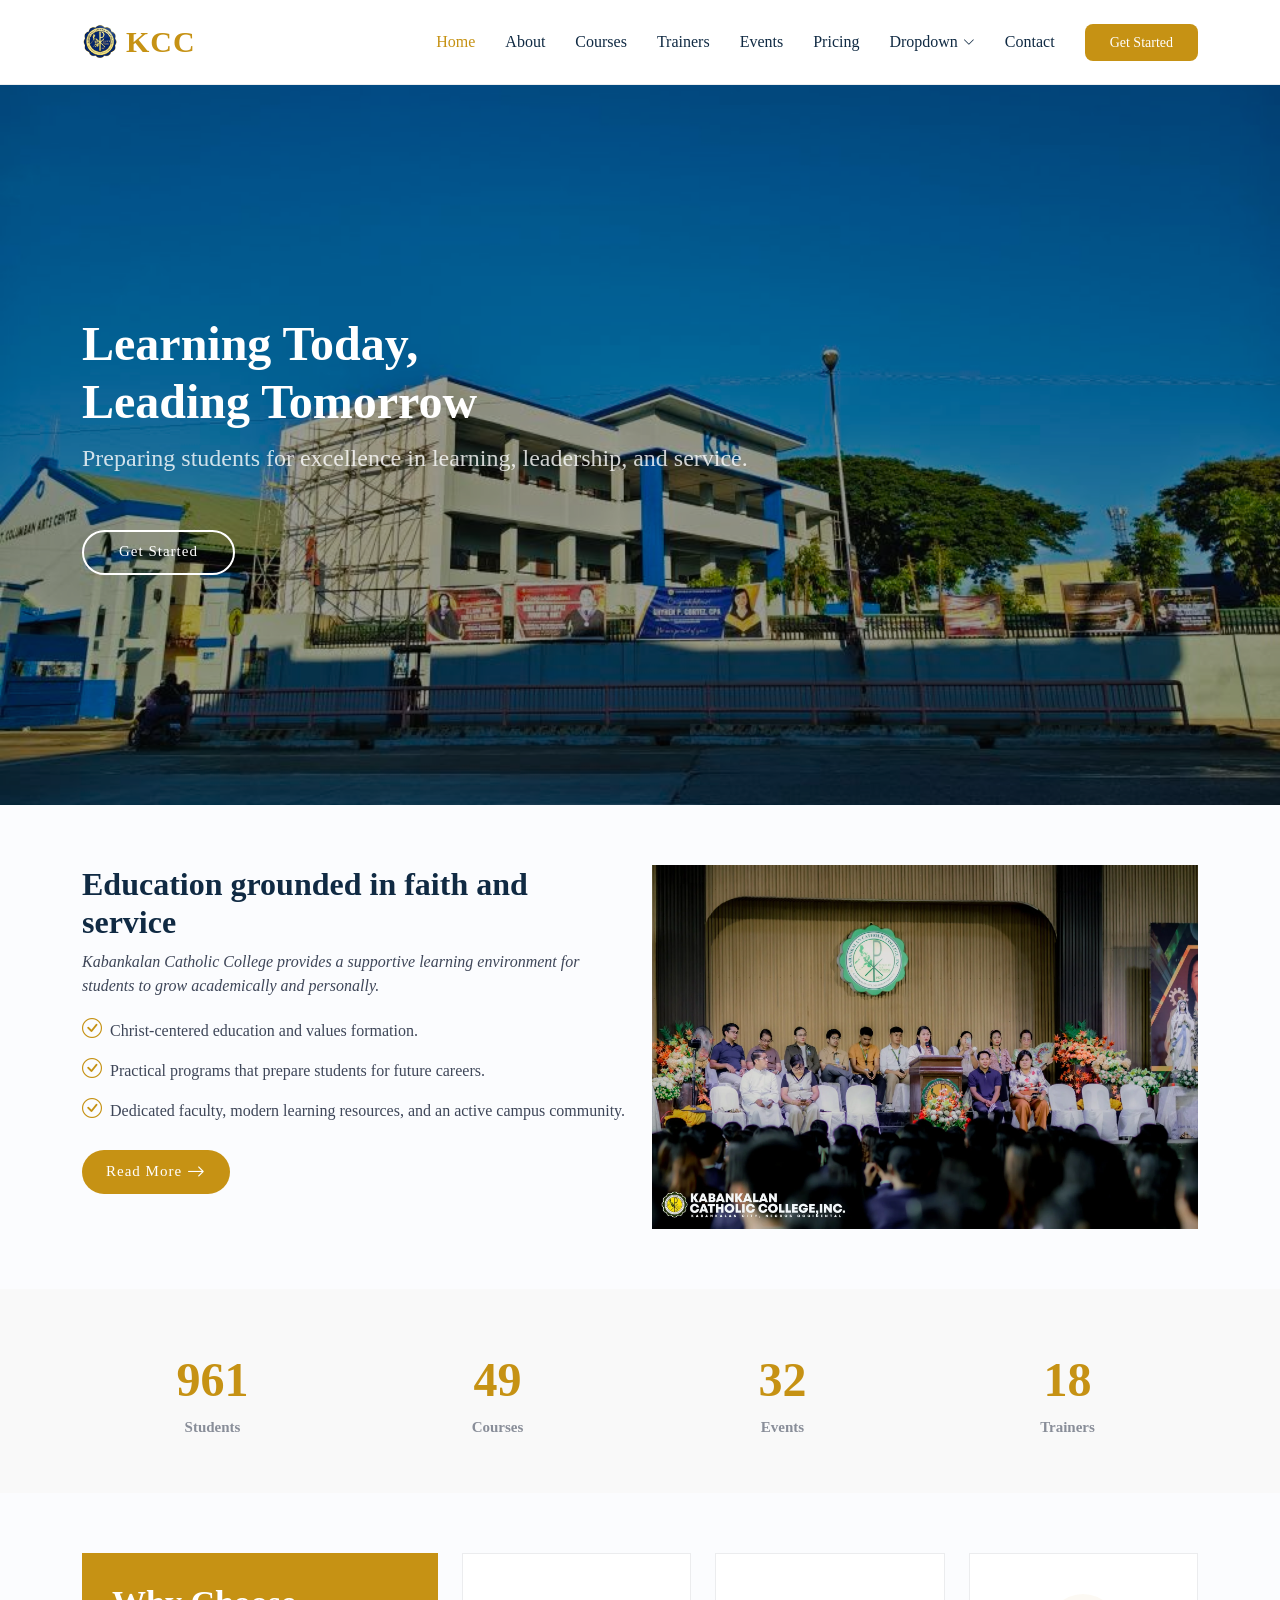
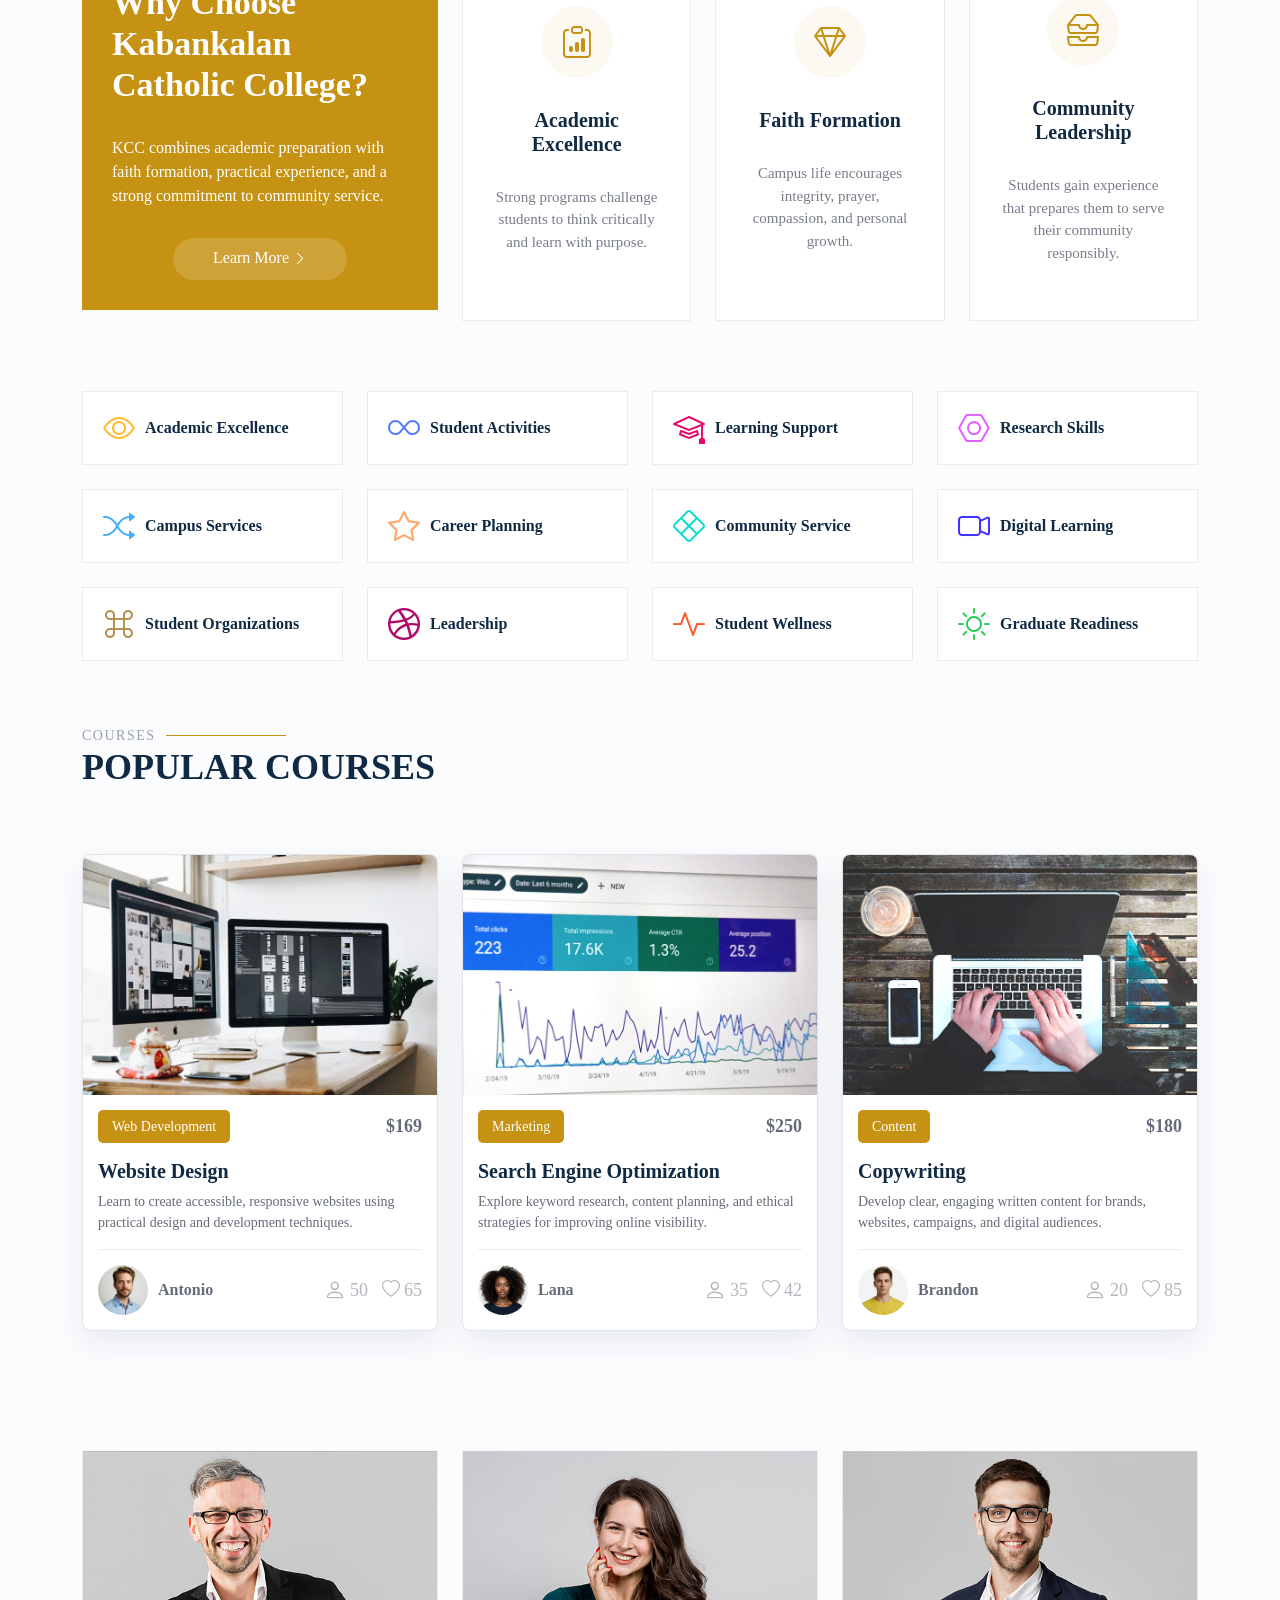
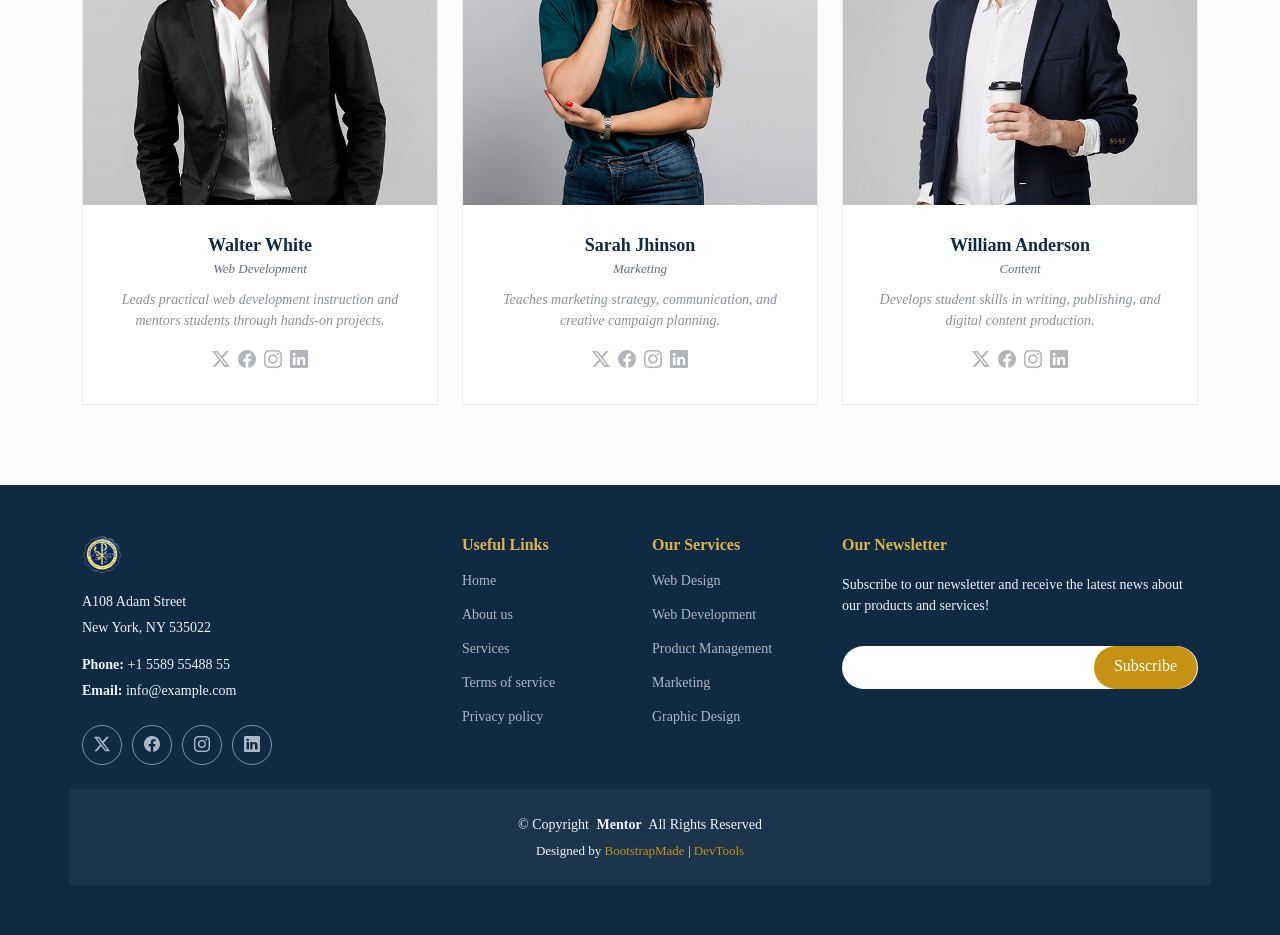
<file: index.html>
<!DOCTYPE html>
<html lang="en">

<head>
  <meta charset="utf-8">
  <meta content="width=device-width, initial-scale=1.0" name="viewport">
  <title>Home - Kabankalan Catholic College</title>
  <meta name="description" content="">
  <meta name="keywords" content="">

  <!-- Favicons -->
  <link href="assets/img/favicon.png" rel="icon">
  <link href="assets/img/apple-touch-icon.png" rel="apple-touch-icon">

  <!-- Fonts -->
  <link href="https://fonts.googleapis.com" rel="preconnect">
  <link href="https://fonts.gstatic.com" rel="preconnect" crossorigin>
  <link href="https://fonts.googleapis.com/css2?family=Open+Sans:ital,wght@0,300;0,400;0,500;0,600;0,700;0,800;1,300;1,400;1,500;1,600;1,700;1,800&family=Poppins:ital,wght@0,100;0,200;0,300;0,400;0,500;0,600;0,700;0,800;0,900;1,100;1,200;1,300;1,400;1,500;1,600;1,700;1,800;1,900&family=Raleway:ital,wght@0,100;0,200;0,300;0,400;0,500;0,600;0,700;0,800;0,900;1,100;1,200;1,300;1,400;1,500;1,600;1,700;1,800;1,900&display=swap" rel="stylesheet">

  <!-- Vendor CSS Files -->
  <link href="assets/vendor/bootstrap/css/bootstrap.min.css" rel="stylesheet">
  <link href="assets/vendor/bootstrap-icons/bootstrap-icons.css" rel="stylesheet">
  <link href="assets/vendor/aos/aos.css" rel="stylesheet">
  <link href="assets/vendor/glightbox/css/glightbox.min.css" rel="stylesheet">
  <link href="assets/vendor/swiper/swiper-bundle.min.css" rel="stylesheet">

  <!-- Main CSS File -->
  <link href="assets/css/main.css" rel="stylesheet">

  <!-- =======================================================
  * Template Name: Mentor
  * Template URL: https://bootstrapmade.com/mentor-free-education-bootstrap-theme/
  * Updated: Jul 07 2025 with Bootstrap v5.3.7
  * Author: BootstrapMade.com
  * License: https://bootstrapmade.com/license/
  ======================================================== -->
</head>

<body class="index-page">

  <header id="header" class="header d-flex align-items-center sticky-top">
    <div class="container-fluid container-xl position-relative d-flex align-items-center">

      <a href="index.html" class="logo d-flex align-items-center me-auto">
        <img src="assets/img/logo.png" alt="Kabankalan Catholic College logo">
        <h1>KCC</h1>
      </a>

      <nav id="navmenu" class="navmenu">
        <ul>
          <li><a href="index.html" class="active">Home<br></a></li>
          <li><a href="about.html">About</a></li>
          <li><a href="courses.html">Courses</a></li>
          <li><a href="trainers.html">Trainers</a></li>
          <li><a href="events.html">Events</a></li>
          <li><a href="pricing.html">Pricing</a></li>
          <li class="dropdown"><a href="#"><span>Dropdown</span> <i class="bi bi-chevron-down toggle-dropdown"></i></a>
            <ul>
              <li><a href="#">Dropdown 1</a></li>
              <li class="dropdown"><a href="#"><span>Deep Dropdown</span> <i class="bi bi-chevron-down toggle-dropdown"></i></a>
                <ul>
                  <li><a href="#">Deep Dropdown 1</a></li>
                  <li><a href="#">Deep Dropdown 2</a></li>
                  <li><a href="#">Deep Dropdown 3</a></li>
                  <li><a href="#">Deep Dropdown 4</a></li>
                  <li><a href="#">Deep Dropdown 5</a></li>
                </ul>
              </li>
              <li><a href="#">Dropdown 2</a></li>
              <li><a href="#">Dropdown 3</a></li>
              <li><a href="#">Dropdown 4</a></li>
            </ul>
          </li>
          <li><a href="contact.html">Contact</a></li>
        </ul>
        <i class="mobile-nav-toggle d-xl-none bi bi-list"></i>
      </nav>

      <a class="btn-getstarted" href="courses.html">Get Started</a>

    </div>
  </header>

  <main class="main">

    <!-- Hero Section -->
    <section id="hero" class="hero section dark-background">

      <img src="assets/img/background.jpg" alt="" data-aos="fade-in">

      <div class="container">
        <h2 data-aos="fade-up" data-aos-delay="100">Learning Today,<br>Leading Tomorrow</h2>
        <p data-aos="fade-up" data-aos-delay="200">Preparing students for excellence in learning, leadership, and service.</p>
        <div class="d-flex mt-4" data-aos="fade-up" data-aos-delay="300">
          <a href="courses.html" class="btn-get-started">Get Started</a>
        </div>
      </div>

    </section><!-- /Hero Section -->

    <!-- About Section -->
    <section id="about" class="about section">

      <div class="container">

        <div class="row gy-4">

          <div class="col-lg-6 order-1 order-lg-2" data-aos="fade-up" data-aos-delay="100">
            <img src="assets/img/about.webp" class="img-fluid" alt="">
          </div>

          <div class="col-lg-6 order-2 order-lg-1 content" data-aos="fade-up" data-aos-delay="200">
            <h3>Education grounded in faith and service</h3>
            <p class="fst-italic">
              Kabankalan Catholic College provides a supportive learning environment for students to grow academically and personally.
            </p>
            <ul>
              <li><i class="bi bi-check-circle"></i> <span>Christ-centered education and values formation.</span></li>
              <li><i class="bi bi-check-circle"></i> <span>Practical programs that prepare students for future careers.</span></li>
              <li><i class="bi bi-check-circle"></i> <span>Dedicated faculty, modern learning resources, and an active campus community.</span></li>
            </ul>
            <a href="#" class="read-more"><span>Read More</span><i class="bi bi-arrow-right"></i></a>
          </div>

        </div>

      </div>

    </section><!-- /About Section -->

    <!-- Counts Section -->
    <section id="counts" class="section counts light-background">

      <div class="container" data-aos="fade-up" data-aos-delay="100">

        <div class="row gy-4">

          <div class="col-lg-3 col-md-6">
            <div class="stats-item text-center w-100 h-100">
              <span data-purecounter-start="0" data-purecounter-end="1232" data-purecounter-duration="1" class="purecounter"></span>
              <p>Students</p>
            </div>
          </div><!-- End Stats Item -->

          <div class="col-lg-3 col-md-6">
            <div class="stats-item text-center w-100 h-100">
              <span data-purecounter-start="0" data-purecounter-end="64" data-purecounter-duration="1" class="purecounter"></span>
              <p>Courses</p>
            </div>
          </div><!-- End Stats Item -->

          <div class="col-lg-3 col-md-6">
            <div class="stats-item text-center w-100 h-100">
              <span data-purecounter-start="0" data-purecounter-end="42" data-purecounter-duration="1" class="purecounter"></span>
              <p>Events</p>
            </div>
          </div><!-- End Stats Item -->

          <div class="col-lg-3 col-md-6">
            <div class="stats-item text-center w-100 h-100">
              <span data-purecounter-start="0" data-purecounter-end="24" data-purecounter-duration="1" class="purecounter"></span>
              <p>Trainers</p>
            </div>
          </div><!-- End Stats Item -->

        </div>

      </div>

    </section><!-- /Counts Section -->

    <!-- Why Us Section -->
    <section id="why-us" class="section why-us">

      <div class="container">

        <div class="row gy-4">

          <div class="col-lg-4" data-aos="fade-up" data-aos-delay="100">
            <div class="why-box">
              <h3>Why Choose Kabankalan Catholic College?</h3>
              <p>
                KCC combines academic preparation with faith formation, practical experience, and a strong commitment to community service.
              </p>
              <div class="text-center">
                <a href="#" class="more-btn"><span>Learn More</span> <i class="bi bi-chevron-right"></i></a>
              </div>
            </div>
          </div><!-- End Why Box -->

          <div class="col-lg-8 d-flex align-items-stretch">
            <div class="row gy-4" data-aos="fade-up" data-aos-delay="200">

              <div class="col-xl-4">
                <div class="icon-box d-flex flex-column justify-content-center align-items-center">
                  <i class="bi bi-clipboard-data"></i>
                  <h4>Academic Excellence</h4>
                  <p>Strong programs challenge students to think critically and learn with purpose.</p>
                </div>
              </div><!-- End Icon Box -->

              <div class="col-xl-4" data-aos="fade-up" data-aos-delay="300">
                <div class="icon-box d-flex flex-column justify-content-center align-items-center">
                  <i class="bi bi-gem"></i>
                  <h4>Faith Formation</h4>
                  <p>Campus life encourages integrity, prayer, compassion, and personal growth.</p>
                </div>
              </div><!-- End Icon Box -->

              <div class="col-xl-4" data-aos="fade-up" data-aos-delay="400">
                <div class="icon-box d-flex flex-column justify-content-center align-items-center">
                  <i class="bi bi-inboxes"></i>
                  <h4>Community Leadership</h4>
                  <p>Students gain experience that prepares them to serve their community responsibly.</p>
                </div>
              </div><!-- End Icon Box -->

            </div>
          </div>

        </div>

      </div>

    </section><!-- /Why Us Section -->

    <!-- Features Section -->
    <section id="features" class="features section">

      <div class="container">

        <div class="row gy-4">

          <div class="col-lg-3 col-md-4" data-aos="fade-up" data-aos-delay="100">
            <div class="features-item">
              <i class="bi bi-eye" style="color: #ffbb2c;"></i>
              <h3><a href="" class="stretched-link">Academic Excellence</a></h3>
            </div>
          </div><!-- End Feature Item -->

          <div class="col-lg-3 col-md-4" data-aos="fade-up" data-aos-delay="200">
            <div class="features-item">
              <i class="bi bi-infinity" style="color: #5578ff;"></i>
              <h3><a href="" class="stretched-link">Student Activities</a></h3>
            </div>
          </div><!-- End Feature Item -->

          <div class="col-lg-3 col-md-4" data-aos="fade-up" data-aos-delay="300">
            <div class="features-item">
              <i class="bi bi-mortarboard" style="color: #e80368;"></i>
              <h3><a href="" class="stretched-link">Learning Support</a></h3>
            </div>
          </div><!-- End Feature Item -->

          <div class="col-lg-3 col-md-4" data-aos="fade-up" data-aos-delay="400">
            <div class="features-item">
              <i class="bi bi-nut" style="color: #e361ff;"></i>
              <h3><a href="" class="stretched-link">Research Skills</a></h3>
            </div>
          </div><!-- End Feature Item -->

          <div class="col-lg-3 col-md-4" data-aos="fade-up" data-aos-delay="500">
            <div class="features-item">
              <i class="bi bi-shuffle" style="color: #47aeff;"></i>
              <h3><a href="" class="stretched-link">Campus Services</a></h3>
            </div>
          </div><!-- End Feature Item -->

          <div class="col-lg-3 col-md-4" data-aos="fade-up" data-aos-delay="600">
            <div class="features-item">
              <i class="bi bi-star" style="color: #ffa76e;"></i>
              <h3><a href="" class="stretched-link">Career Planning</a></h3>
            </div>
          </div><!-- End Feature Item -->

          <div class="col-lg-3 col-md-4" data-aos="fade-up" data-aos-delay="700">
            <div class="features-item">
              <i class="bi bi-x-diamond" style="color: #11dbcf;"></i>
              <h3><a href="" class="stretched-link">Community Service</a></h3>
            </div>
          </div><!-- End Feature Item -->

          <div class="col-lg-3 col-md-4" data-aos="fade-up" data-aos-delay="800">
            <div class="features-item">
              <i class="bi bi-camera-video" style="color: #4233ff;"></i>
              <h3><a href="" class="stretched-link">Digital Learning</a></h3>
            </div>
          </div><!-- End Feature Item -->

          <div class="col-lg-3 col-md-4" data-aos="fade-up" data-aos-delay="900">
            <div class="features-item">
              <i class="bi bi-command" style="color: #b2904f;"></i>
              <h3><a href="" class="stretched-link">Student Organizations</a></h3>
            </div>
          </div><!-- End Feature Item -->

          <div class="col-lg-3 col-md-4" data-aos="fade-up" data-aos-delay="1000">
            <div class="features-item">
              <i class="bi bi-dribbble" style="color: #b20969;"></i>
              <h3><a href="" class="stretched-link">Leadership</a></h3>
            </div>
          </div><!-- End Feature Item -->

          <div class="col-lg-3 col-md-4" data-aos="fade-up" data-aos-delay="1100">
            <div class="features-item">
              <i class="bi bi-activity" style="color: #ff5828;"></i>
              <h3><a href="" class="stretched-link">Student Wellness</a></h3>
            </div>
          </div><!-- End Feature Item -->

          <div class="col-lg-3 col-md-4" data-aos="fade-up" data-aos-delay="1200">
            <div class="features-item">
              <i class="bi bi-brightness-high" style="color: #29cc61;"></i>
              <h3><a href="" class="stretched-link">Graduate Readiness</a></h3>
            </div>
          </div><!-- End Feature Item -->

        </div>

      </div>

    </section><!-- /Features Section -->

    <!-- Courses Section -->
    <section id="courses" class="courses section">

      <!-- Section Title -->
      <div class="container section-title" data-aos="fade-up">
        <h2>Courses</h2>
        <p>Popular Courses</p>
      </div><!-- End Section Title -->

      <div class="container">

        <div class="row">

          <div class="col-lg-4 col-md-6 d-flex align-items-stretch" data-aos="zoom-in" data-aos-delay="100">
            <div class="course-item">
              <img src="assets/img/course/course-1.webp" class="img-fluid" alt="...">
              <div class="course-content">
                <div class="d-flex justify-content-between align-items-center mb-3">
                  <p class="category">Web Development</p>
                  <p class="price">$169</p>
                </div>

                <h3><a href="course-details.html">Website Design</a></h3>
                <p class="description">Learn to create accessible, responsive websites using practical design and development techniques.</p>
                <div class="trainer d-flex justify-content-between align-items-center">
                  <div class="trainer-profile d-flex align-items-center">
                    <img src="assets/img/person/person-m-7.webp" class="img-fluid" alt="">
                    <a href="" class="trainer-link">Antonio</a>
                  </div>
                  <div class="trainer-rank d-flex align-items-center">
                    <i class="bi bi-person user-icon"></i>&nbsp;50
                    &nbsp;&nbsp;
                    <i class="bi bi-heart heart-icon"></i>&nbsp;65
                  </div>
                </div>
              </div>
            </div>
          </div> <!-- End Course Item-->

          <div class="col-lg-4 col-md-6 d-flex align-items-stretch mt-4 mt-md-0" data-aos="zoom-in" data-aos-delay="200">
            <div class="course-item">
              <img src="assets/img/course/course-2.webp" class="img-fluid" alt="...">
              <div class="course-content">
                <div class="d-flex justify-content-between align-items-center mb-3">
                  <p class="category">Marketing</p>
                  <p class="price">$250</p>
                </div>

                <h3><a href="course-details.html">Search Engine Optimization</a></h3>
                <p class="description">Explore keyword research, content planning, and ethical strategies for improving online visibility.</p>
                <div class="trainer d-flex justify-content-between align-items-center">
                  <div class="trainer-profile d-flex align-items-center">
                    <img src="assets/img/person/person-f-14.webp" class="img-fluid" alt="">
                    <a href="" class="trainer-link">Lana</a>
                  </div>
                  <div class="trainer-rank d-flex align-items-center">
                    <i class="bi bi-person user-icon"></i>&nbsp;35
                    &nbsp;&nbsp;
                    <i class="bi bi-heart heart-icon"></i>&nbsp;42
                  </div>
                </div>
              </div>
            </div>
          </div> <!-- End Course Item-->

          <div class="col-lg-4 col-md-6 d-flex align-items-stretch mt-4 mt-lg-0" data-aos="zoom-in" data-aos-delay="300">
            <div class="course-item">
              <img src="assets/img/course/course-3.webp" class="img-fluid" alt="...">
              <div class="course-content">
                <div class="d-flex justify-content-between align-items-center mb-3">
                  <p class="category">Content</p>
                  <p class="price">$180</p>
                </div>

                <h3><a href="course-details.html">Copywriting</a></h3>
                <p class="description">Develop clear, engaging written content for brands, websites, campaigns, and digital audiences.</p>
                <div class="trainer d-flex justify-content-between align-items-center">
                  <div class="trainer-profile d-flex align-items-center">
                    <img src="assets/img/person/person-m-12.webp" class="img-fluid" alt="">
                    <a href="" class="trainer-link">Brandon</a>
                  </div>
                  <div class="trainer-rank d-flex align-items-center">
                    <i class="bi bi-person user-icon"></i>&nbsp;20
                    &nbsp;&nbsp;
                    <i class="bi bi-heart heart-icon"></i>&nbsp;85
                  </div>
                </div>
              </div>
            </div>
          </div> <!-- End Course Item-->

        </div>

      </div>

    </section><!-- /Courses Section -->

    <!-- Trainers Index Section -->
    <section id="trainers-index" class="section trainers-index">

      <div class="container">

        <div class="row">

          <div class="col-lg-4 col-md-6 d-flex" data-aos="fade-up" data-aos-delay="100">
            <div class="member">
              <img src="assets/img/trainers/trainer-1.jpg" class="img-fluid" alt="">
              <div class="member-content">
                <h4>Walter White</h4>
                <span>Web Development</span>
                <p>
                  Leads practical web development instruction and mentors students through hands-on projects.
                </p>
                <div class="social">
                  <a href=""><i class="bi bi-twitter-x"></i></a>
                  <a href=""><i class="bi bi-facebook"></i></a>
                  <a href=""><i class="bi bi-instagram"></i></a>
                  <a href=""><i class="bi bi-linkedin"></i></a>
                </div>
              </div>
            </div>
          </div><!-- End Team Member -->

          <div class="col-lg-4 col-md-6 d-flex" data-aos="fade-up" data-aos-delay="200">
            <div class="member">
              <img src="assets/img/trainers/trainer-2.jpg" class="img-fluid" alt="">
              <div class="member-content">
                <h4>Sarah Jhinson</h4>
                <span>Marketing</span>
                <p>
                  Teaches marketing strategy, communication, and creative campaign planning.
                </p>
                <div class="social">
                  <a href=""><i class="bi bi-twitter-x"></i></a>
                  <a href=""><i class="bi bi-facebook"></i></a>
                  <a href=""><i class="bi bi-instagram"></i></a>
                  <a href=""><i class="bi bi-linkedin"></i></a>
                </div>
              </div>
            </div>
          </div><!-- End Team Member -->

          <div class="col-lg-4 col-md-6 d-flex" data-aos="fade-up" data-aos-delay="300">
            <div class="member">
              <img src="assets/img/trainers/trainer-3.jpg" class="img-fluid" alt="">
              <div class="member-content">
                <h4>William Anderson</h4>
                <span>Content</span>
                <p>
                  Develops student skills in writing, publishing, and digital content production.
                </p>
                <div class="social">
                  <a href=""><i class="bi bi-twitter-x"></i></a>
                  <a href=""><i class="bi bi-facebook"></i></a>
                  <a href=""><i class="bi bi-instagram"></i></a>
                  <a href=""><i class="bi bi-linkedin"></i></a>
                </div>
              </div>
            </div>
          </div><!-- End Team Member -->

        </div>

      </div>

    </section><!-- /Trainers Index Section -->

  </main>

  <footer id="footer" class="footer position-relative light-background">

    <div class="container footer-top">
      <div class="row gy-4">
        <div class="col-lg-4 col-md-6 footer-about">
          <a href="index.html" class="logo d-flex align-items-center">
            <img src="assets/img/logo.png" alt="Kabankalan Catholic College logo">
          </a>
          <div class="footer-contact pt-3">
            <p>A108 Adam Street</p>
            <p>New York, NY 535022</p>
            <p class="mt-3"><strong>Phone:</strong> <span>+1 5589 55488 55</span></p>
            <p><strong>Email:</strong> <span>info@example.com</span></p>
          </div>
          <div class="social-links d-flex mt-4">
            <a href=""><i class="bi bi-twitter-x"></i></a>
            <a href=""><i class="bi bi-facebook"></i></a>
            <a href=""><i class="bi bi-instagram"></i></a>
            <a href=""><i class="bi bi-linkedin"></i></a>
          </div>
        </div>

        <div class="col-lg-2 col-md-3 footer-links">
          <h4>Useful Links</h4>
          <ul>
            <li><a href="#">Home</a></li>
            <li><a href="#">About us</a></li>
            <li><a href="#">Services</a></li>
            <li><a href="#">Terms of service</a></li>
            <li><a href="#">Privacy policy</a></li>
          </ul>
        </div>

        <div class="col-lg-2 col-md-3 footer-links">
          <h4>Our Services</h4>
          <ul>
            <li><a href="#">Web Design</a></li>
            <li><a href="#">Web Development</a></li>
            <li><a href="#">Product Management</a></li>
            <li><a href="#">Marketing</a></li>
            <li><a href="#">Graphic Design</a></li>
          </ul>
        </div>

        <div class="col-lg-4 col-md-12 footer-newsletter">
          <h4>Our Newsletter</h4>
          <p>Subscribe to our newsletter and receive the latest news about our products and services!</p>
          <form action="#" method="post" class="email-form">
            <div class="newsletter-form"><input type="email" name="email"><input type="submit" value="Subscribe"></div>
            <div class="loading">Loading</div>
            <div class="error-message"></div>
            <div class="sent-message">Your subscription request has been sent. Thank you!</div>
          </form>
        </div>

      </div>
    </div>

    <div class="container copyright text-center mt-4">
      <p>© <span>Copyright</span> <strong class="px-1 sitename">Mentor</strong> <span>All Rights Reserved</span></p>
      <div class="credits">
        <!-- All the links in the footer should remain intact. -->
        <!-- You can delete the links only if you've purchased the pro version. -->
        <!-- Licensing information: https://bootstrapmade.com/license/ -->
        Designed by <a href="https://bootstrapmade.com/">BootstrapMade</a> | <a href="https://bootstrapmade.com/tools/">DevTools</a>
      </div>
    </div>

  </footer>

  <!-- Scroll Top -->
  <a href="#" id="scroll-top" class="scroll-top d-flex align-items-center justify-content-center"><i class="bi bi-arrow-up-short"></i></a>

  <!-- Preloader -->
  <div id="preloader"></div>

  <!-- Vendor JS Files -->
  <script src="assets/vendor/bootstrap/js/bootstrap.bundle.min.js"></script>
  <script src="assets/vendor/aos/aos.js"></script>
  <script src="assets/vendor/glightbox/js/glightbox.min.js"></script>
  <script src="assets/vendor/purecounter/purecounter_vanilla.js"></script>
  <script src="assets/vendor/swiper/swiper-bundle.min.js"></script>

  <!-- Main JS File -->
  <script src="assets/js/main.js"></script>

</body>

</html>
</file>
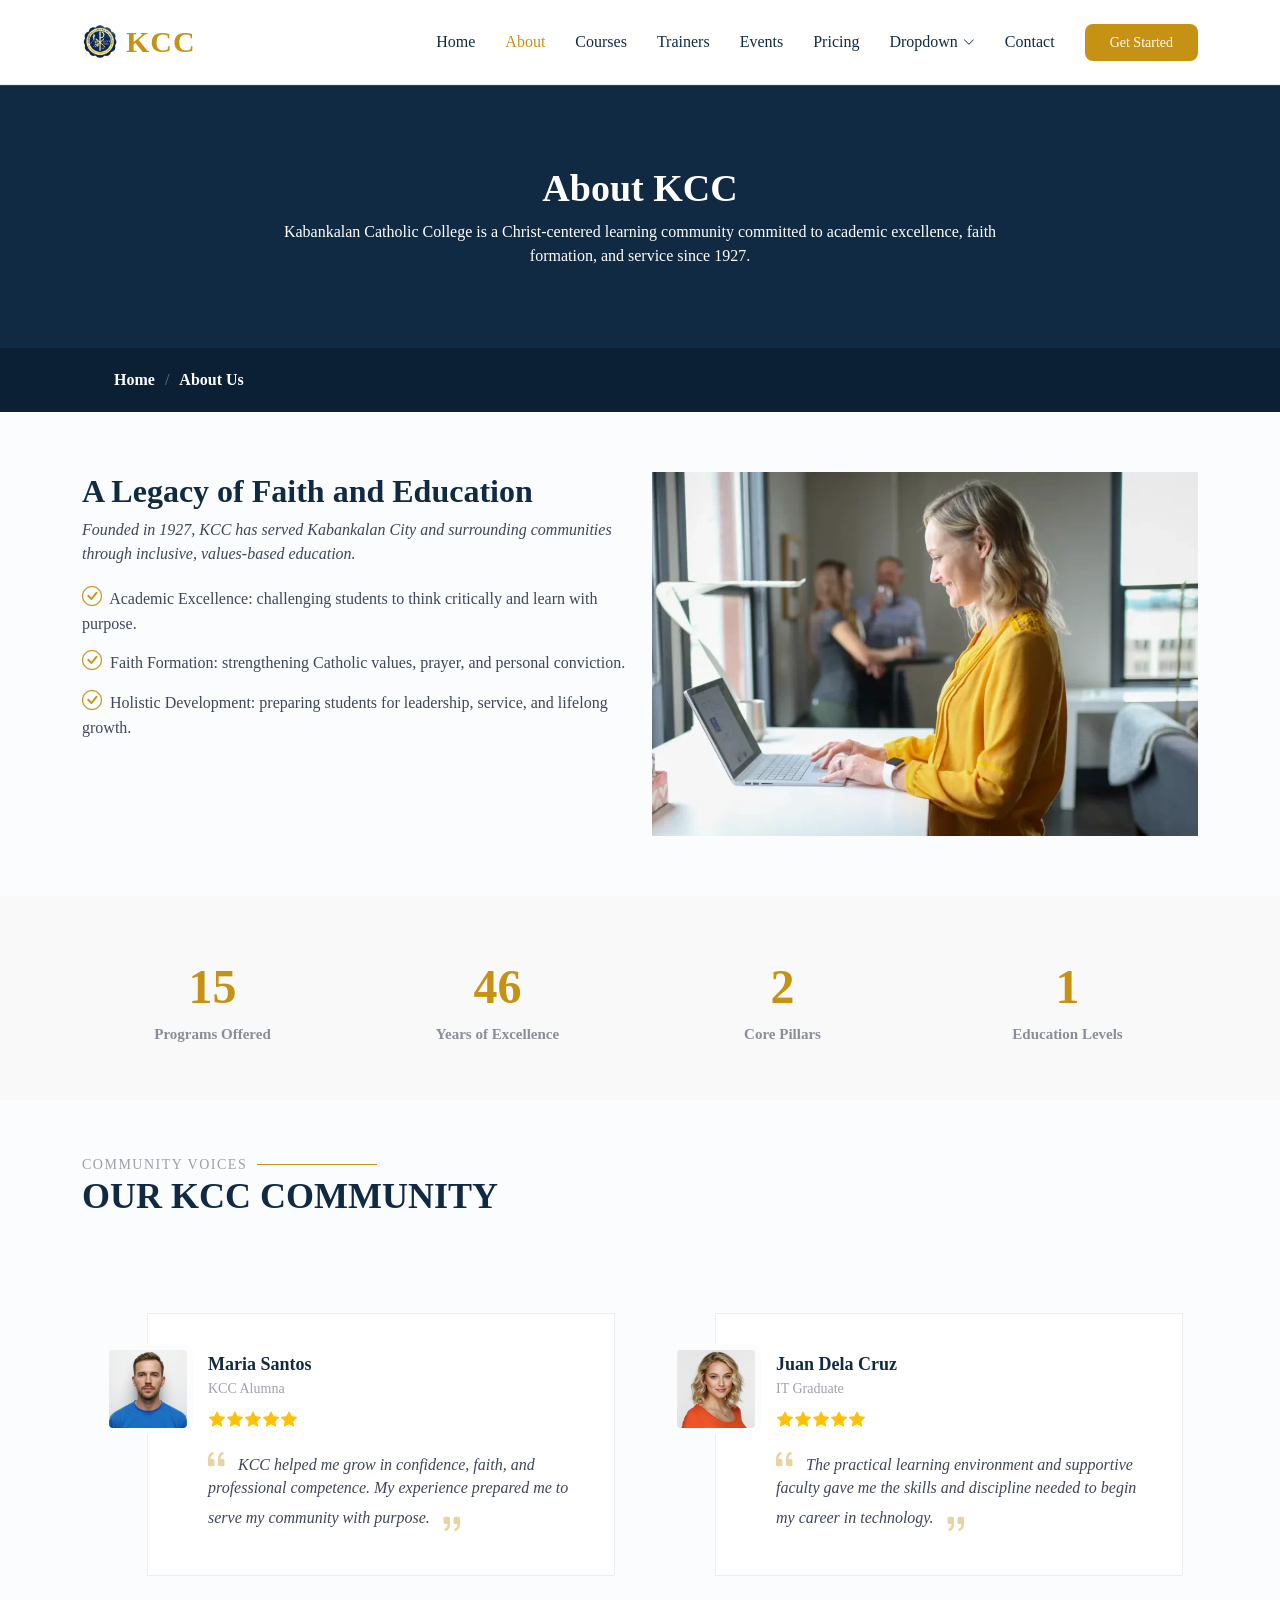
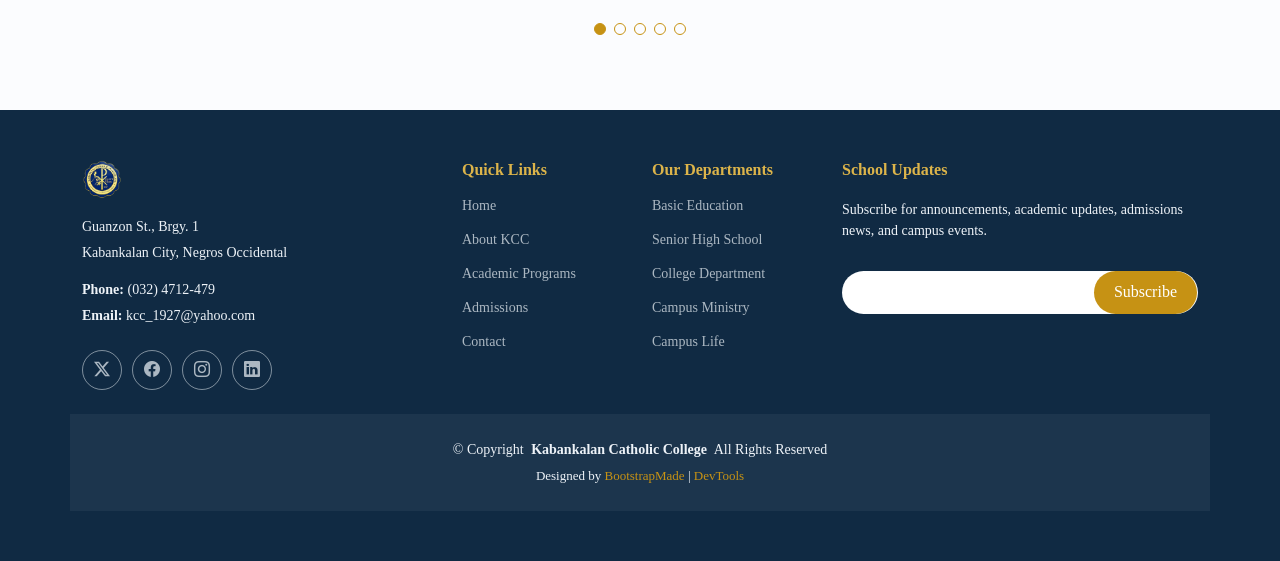
<file: about.html>
<!DOCTYPE html>
<html lang="en">

<head>
  <meta charset="utf-8">
  <meta content="width=device-width, initial-scale=1.0" name="viewport">
  <title>About KCC - Kabankalan Catholic College</title>
  <meta name="description" content="">
  <meta name="keywords" content="">

  <!-- Favicons -->
  <link href="assets/img/favicon.png" rel="icon">
  <link href="assets/img/apple-touch-icon.png" rel="apple-touch-icon">

  <!-- Fonts -->
  <link href="https://fonts.googleapis.com" rel="preconnect">
  <link href="https://fonts.gstatic.com" rel="preconnect" crossorigin>
  <link href="https://fonts.googleapis.com/css2?family=Open+Sans:ital,wght@0,300;0,400;0,500;0,600;0,700;0,800;1,300;1,400;1,500;1,600;1,700;1,800&family=Poppins:ital,wght@0,100;0,200;0,300;0,400;0,500;0,600;0,700;0,800;0,900;1,100;1,200;1,300;1,400;1,500;1,600;1,700;1,800;1,900&family=Raleway:ital,wght@0,100;0,200;0,300;0,400;0,500;0,600;0,700;0,800;0,900;1,100;1,200;1,300;1,400;1,500;1,600;1,700;1,800;1,900&display=swap" rel="stylesheet">

  <!-- Vendor CSS Files -->
  <link href="assets/vendor/bootstrap/css/bootstrap.min.css" rel="stylesheet">
  <link href="assets/vendor/bootstrap-icons/bootstrap-icons.css" rel="stylesheet">
  <link href="assets/vendor/aos/aos.css" rel="stylesheet">
  <link href="assets/vendor/glightbox/css/glightbox.min.css" rel="stylesheet">
  <link href="assets/vendor/swiper/swiper-bundle.min.css" rel="stylesheet">

  <!-- Main CSS File -->
  <link href="assets/css/main.css" rel="stylesheet">

  <!-- =======================================================
  * Template Name: Mentor
  * Template URL: https://bootstrapmade.com/mentor-free-education-bootstrap-theme/
  * Updated: Jul 07 2025 with Bootstrap v5.3.7
  * Author: BootstrapMade.com
  * License: https://bootstrapmade.com/license/
  ======================================================== -->
</head>

<body class="about-page">

  <header id="header" class="header d-flex align-items-center sticky-top">
    <div class="container-fluid container-xl position-relative d-flex align-items-center">

      <a href="index.html" class="logo d-flex align-items-center me-auto">
        <img src="assets/img/logo.png" alt="Kabankalan Catholic College logo">
        <h1>KCC</h1>
      </a>

      <nav id="navmenu" class="navmenu">
        <ul>
          <li><a href="index.html">Home<br></a></li>
          <li><a href="about.html" class="active">About</a></li>
          <li><a href="courses.html">Courses</a></li>
          <li><a href="trainers.html">Trainers</a></li>
          <li><a href="events.html">Events</a></li>
          <li><a href="pricing.html">Pricing</a></li>
          <li class="dropdown"><a href="#"><span>Dropdown</span> <i class="bi bi-chevron-down toggle-dropdown"></i></a>
            <ul>
              <li><a href="#">Dropdown 1</a></li>
              <li class="dropdown"><a href="#"><span>Deep Dropdown</span> <i class="bi bi-chevron-down toggle-dropdown"></i></a>
                <ul>
                  <li><a href="#">Deep Dropdown 1</a></li>
                  <li><a href="#">Deep Dropdown 2</a></li>
                  <li><a href="#">Deep Dropdown 3</a></li>
                  <li><a href="#">Deep Dropdown 4</a></li>
                  <li><a href="#">Deep Dropdown 5</a></li>
                </ul>
              </li>
              <li><a href="#">Dropdown 2</a></li>
              <li><a href="#">Dropdown 3</a></li>
              <li><a href="#">Dropdown 4</a></li>
            </ul>
          </li>
          <li><a href="contact.html">Contact</a></li>
        </ul>
        <i class="mobile-nav-toggle d-xl-none bi bi-list"></i>
      </nav>

      <a class="btn-getstarted" href="courses.html">Get Started</a>

    </div>
  </header>

  <main class="main">

    <!-- Page Title -->
    <div class="page-title" data-aos="fade">
      <div class="heading">
        <div class="container">
          <div class="row d-flex justify-content-center text-center">
            <div class="col-lg-8">
              <h1>About KCC<br></h1>
              <p class="mb-0">Kabankalan Catholic College is a Christ-centered learning community committed to academic excellence, faith formation, and service since 1927.</p>
            </div>
          </div>
        </div>
      </div>
      <nav class="breadcrumbs">
        <div class="container">
          <ol>
            <li><a href="index.html">Home</a></li>
            <li class="current">About Us<br></li>
          </ol>
        </div>
      </nav>
    </div><!-- End Page Title -->

    <!-- About Us Section -->
    <section id="about-us" class="section about-us">

      <div class="container">

        <div class="row gy-4">

          <div class="col-lg-6 order-1 order-lg-2" data-aos="fade-up" data-aos-delay="100">
            <img src="assets/img/about/about-1.webp" class="img-fluid" alt="">
          </div>

          <div class="col-lg-6 order-2 order-lg-1 content" data-aos="fade-up" data-aos-delay="200">
            <h3>A Legacy of Faith and Education</h3>
            <p class="fst-italic">
              Founded in 1927, KCC has served Kabankalan City and surrounding communities through inclusive, values-based education.
            </p>
            <ul>
              <li><i class="bi bi-check-circle"></i> <span>Academic Excellence: challenging students to think critically and learn with purpose.</span></li>
              <li><i class="bi bi-check-circle"></i> <span>Faith Formation: strengthening Catholic values, prayer, and personal conviction.</span></li>
              <li><i class="bi bi-check-circle"></i> <span>Holistic Development: preparing students for leadership, service, and lifelong growth.</span></li>
            </ul>
          </div>

        </div>

      </div>

    </section><!-- /About Us Section -->

    <!-- Counts Section -->
    <section id="counts" class="section counts light-background">

      <div class="container" data-aos="fade-up" data-aos-delay="100">

        <div class="row gy-4">

          <div class="col-lg-3 col-md-6">
            <div class="stats-item text-center w-100 h-100">
              <span data-purecounter-start="0" data-purecounter-end="32" data-purecounter-duration="1" class="purecounter"></span>
              <p>Programs Offered</p>
            </div>
          </div><!-- End Stats Item -->

          <div class="col-lg-3 col-md-6">
            <div class="stats-item text-center w-100 h-100">
              <span data-purecounter-start="0" data-purecounter-end="99" data-purecounter-duration="1" class="purecounter"></span>
              <p>Years of Excellence</p>
            </div>
          </div><!-- End Stats Item -->

          <div class="col-lg-3 col-md-6">
            <div class="stats-item text-center w-100 h-100">
              <span data-purecounter-start="0" data-purecounter-end="4" data-purecounter-duration="1" class="purecounter"></span>
              <p>Core Pillars</p>
            </div>
          </div><!-- End Stats Item -->

          <div class="col-lg-3 col-md-6">
            <div class="stats-item text-center w-100 h-100">
              <span data-purecounter-start="0" data-purecounter-end="3" data-purecounter-duration="1" class="purecounter"></span>
              <p>Education Levels</p>
            </div>
          </div><!-- End Stats Item -->

        </div>

      </div>

    </section><!-- /Counts Section -->

    <!-- Testimonials Section -->
    <section id="testimonials" class="testimonials section">

      <!-- Section Title -->
      <div class="container section-title" data-aos="fade-up">
        <h2>Community Voices</h2>
        <p>Our KCC community</p>
      </div><!-- End Section Title -->

      <div class="container" data-aos="fade-up" data-aos-delay="100">

        <div class="swiper init-swiper">
          <script type="application/json" class="swiper-config">
            {
              "loop": true,
              "speed": 600,
              "autoplay": {
                "delay": 5000
              },
              "slidesPerView": "auto",
              "pagination": {
                "el": ".swiper-pagination",
                "type": "bullets",
                "clickable": true
              },
              "breakpoints": {
                "320": {
                  "slidesPerView": 1,
                  "spaceBetween": 40
                },
                "1200": {
                  "slidesPerView": 2,
                  "spaceBetween": 20
                }
              }
            }
          </script>
          <div class="swiper-wrapper">

            <div class="swiper-slide">
              <div class="testimonial-wrap">
                <div class="testimonial-item">
                  <img src="assets/img/person/person-m-9.webp" class="testimonial-img" alt="">
                  <h3>Maria Santos</h3>
                  <h4>KCC Alumna</h4>
                  <div class="stars">
                    <i class="bi bi-star-fill"></i><i class="bi bi-star-fill"></i><i class="bi bi-star-fill"></i><i class="bi bi-star-fill"></i><i class="bi bi-star-fill"></i>
                  </div>
                  <p>
                    <i class="bi bi-quote quote-icon-left"></i>
                    <span>KCC helped me grow in confidence, faith, and professional competence. My experience prepared me to serve my community with purpose.</span>
                    <i class="bi bi-quote quote-icon-right"></i>
                  </p>
                </div>
              </div>
            </div><!-- End testimonial item -->

            <div class="swiper-slide">
              <div class="testimonial-wrap">
                <div class="testimonial-item">
                  <img src="assets/img/person/person-f-5.webp" class="testimonial-img" alt="">
                  <h3>Juan Dela Cruz</h3>
                  <h4>IT Graduate</h4>
                  <div class="stars">
                    <i class="bi bi-star-fill"></i><i class="bi bi-star-fill"></i><i class="bi bi-star-fill"></i><i class="bi bi-star-fill"></i><i class="bi bi-star-fill"></i>
                  </div>
                  <p>
                    <i class="bi bi-quote quote-icon-left"></i>
                    <span>The practical learning environment and supportive faculty gave me the skills and discipline needed to begin my career in technology.</span>
                    <i class="bi bi-quote quote-icon-right"></i>
                  </p>
                </div>
              </div>
            </div><!-- End testimonial item -->

            <div class="swiper-slide">
              <div class="testimonial-wrap">
                <div class="testimonial-item">
                  <img src="assets/img/person/person-f-12.webp" class="testimonial-img" alt="">
                  <h3>Angela Reyes</h3>
                  <h4>Education Student</h4>
                  <div class="stars">
                    <i class="bi bi-star-fill"></i><i class="bi bi-star-fill"></i><i class="bi bi-star-fill"></i><i class="bi bi-star-fill"></i><i class="bi bi-star-fill"></i>
                  </div>
                  <p>
                    <i class="bi bi-quote quote-icon-left"></i>
                    <span>At KCC, academic preparation is combined with service and values formation. I feel ready to become a responsible educator.</span>
                    <i class="bi bi-quote quote-icon-right"></i>
                  </p>
                </div>
              </div>
            </div><!-- End testimonial item -->

            <div class="swiper-slide">
              <div class="testimonial-wrap">
                <div class="testimonial-item">
                  <img src="assets/img/person/person-m-12.webp" class="testimonial-img" alt="">
                  <h3>Carlo Mendoza</h3>
                  <h4>BSBA Graduate</h4>
                  <div class="stars">
                    <i class="bi bi-star-fill"></i><i class="bi bi-star-fill"></i><i class="bi bi-star-fill"></i><i class="bi bi-star-fill"></i><i class="bi bi-star-fill"></i>
                  </div>
                  <p>
                    <i class="bi bi-quote quote-icon-left"></i>
                    <span>KCC challenged me to lead with integrity and apply classroom knowledge to real organizational and community needs.</span>
                    <i class="bi bi-quote quote-icon-right"></i>
                  </p>
                </div>
              </div>
            </div><!-- End testimonial item -->

            <div class="swiper-slide">
              <div class="testimonial-wrap">
                <div class="testimonial-item">
                  <img src="assets/img/person/person-m-13.webp" class="testimonial-img" alt="">
                  <h3>Patricia Lopez</h3>
                  <h4>KCC Parent</h4>
                  <div class="stars">
                    <i class="bi bi-star-fill"></i><i class="bi bi-star-fill"></i><i class="bi bi-star-fill"></i><i class="bi bi-star-fill"></i><i class="bi bi-star-fill"></i>
                  </div>
                  <p>
                    <i class="bi bi-quote quote-icon-left"></i>
                    <span>Our children receive not only academic guidance, but also strong values and encouragement to become people of service.</span>
                    <i class="bi bi-quote quote-icon-right"></i>
                  </p>
                </div>
              </div>
            </div><!-- End testimonial item -->

          </div>
          <div class="swiper-pagination"></div>
        </div>

      </div>

    </section><!-- /Testimonials Section -->

  </main>

  <footer id="footer" class="footer position-relative light-background">

    <div class="container footer-top">
      <div class="row gy-4">
        <div class="col-lg-4 col-md-6 footer-about">
          <a href="index.html" class="logo d-flex align-items-center">
            <img src="assets/img/logo.png" alt="Kabankalan Catholic College logo">
          </a>
          <div class="footer-contact pt-3">
            <p>Guanzon St., Brgy. 1</p>
            <p>Kabankalan City, Negros Occidental</p>
            <p class="mt-3"><strong>Phone:</strong> <span>(032) 4712-479</span></p>
            <p><strong>Email:</strong> <span>kcc_1927@yahoo.com</span></p>
          </div>
          <div class="social-links d-flex mt-4">
            <a href=""><i class="bi bi-twitter-x"></i></a>
            <a href=""><i class="bi bi-facebook"></i></a>
            <a href=""><i class="bi bi-instagram"></i></a>
            <a href=""><i class="bi bi-linkedin"></i></a>
          </div>
        </div>

        <div class="col-lg-2 col-md-3 footer-links">
          <h4>Quick Links</h4>
          <ul>
            <li><a href="index.html">Home</a></li>
            <li><a href="about.html">About KCC</a></li>
            <li><a href="courses.html">Academic Programs</a></li>
            <li><a href="pricing.html">Admissions</a></li>
            <li><a href="contact.html">Contact</a></li>
          </ul>
        </div>

        <div class="col-lg-2 col-md-3 footer-links">
          <h4>Our Departments</h4>
          <ul>
            <li><a href="#">Basic Education</a></li>
            <li><a href="#">Senior High School</a></li>
            <li><a href="#">College Department</a></li>
            <li><a href="#">Campus Ministry</a></li>
            <li><a href="events.html">Campus Life</a></li>
          </ul>
        </div>

        <div class="col-lg-4 col-md-12 footer-newsletter">
          <h4>School Updates</h4>
          <p>Subscribe for announcements, academic updates, admissions news, and campus events.</p>
          <form action="#" method="post" class="email-form">
            <div class="newsletter-form"><input type="email" name="email"><input type="submit" value="Subscribe"></div>
            <div class="loading">Loading</div>
            <div class="error-message"></div>
            <div class="sent-message">Your subscription request has been sent. Thank you!</div>
          </form>
        </div>

      </div>
    </div>

    <div class="container copyright text-center mt-4">
      <p>© <span>Copyright</span> <strong class="px-1 sitename">Kabankalan Catholic College</strong> <span>All Rights Reserved</span></p>
      <div class="credits">
        <!-- All the links in the footer should remain intact. -->
        <!-- You can delete the links only if you've purchased the pro version. -->
        <!-- Licensing information: https://bootstrapmade.com/license/ -->
        Designed by <a href="https://bootstrapmade.com/">BootstrapMade</a> | <a href="https://bootstrapmade.com/tools/">DevTools</a>
      </div>
    </div>

  </footer>

  <!-- Scroll Top -->
  <a href="#" id="scroll-top" class="scroll-top d-flex align-items-center justify-content-center"><i class="bi bi-arrow-up-short"></i></a>

  <!-- Preloader -->
  <div id="preloader"></div>

  <!-- Vendor JS Files -->
  <script src="assets/vendor/bootstrap/js/bootstrap.bundle.min.js"></script>
  <script src="assets/vendor/aos/aos.js"></script>
  <script src="assets/vendor/glightbox/js/glightbox.min.js"></script>
  <script src="assets/vendor/purecounter/purecounter_vanilla.js"></script>
  <script src="assets/vendor/swiper/swiper-bundle.min.js"></script>

  <!-- Main JS File -->
  <script src="assets/js/main.js"></script>

</body>

</html>
</file>
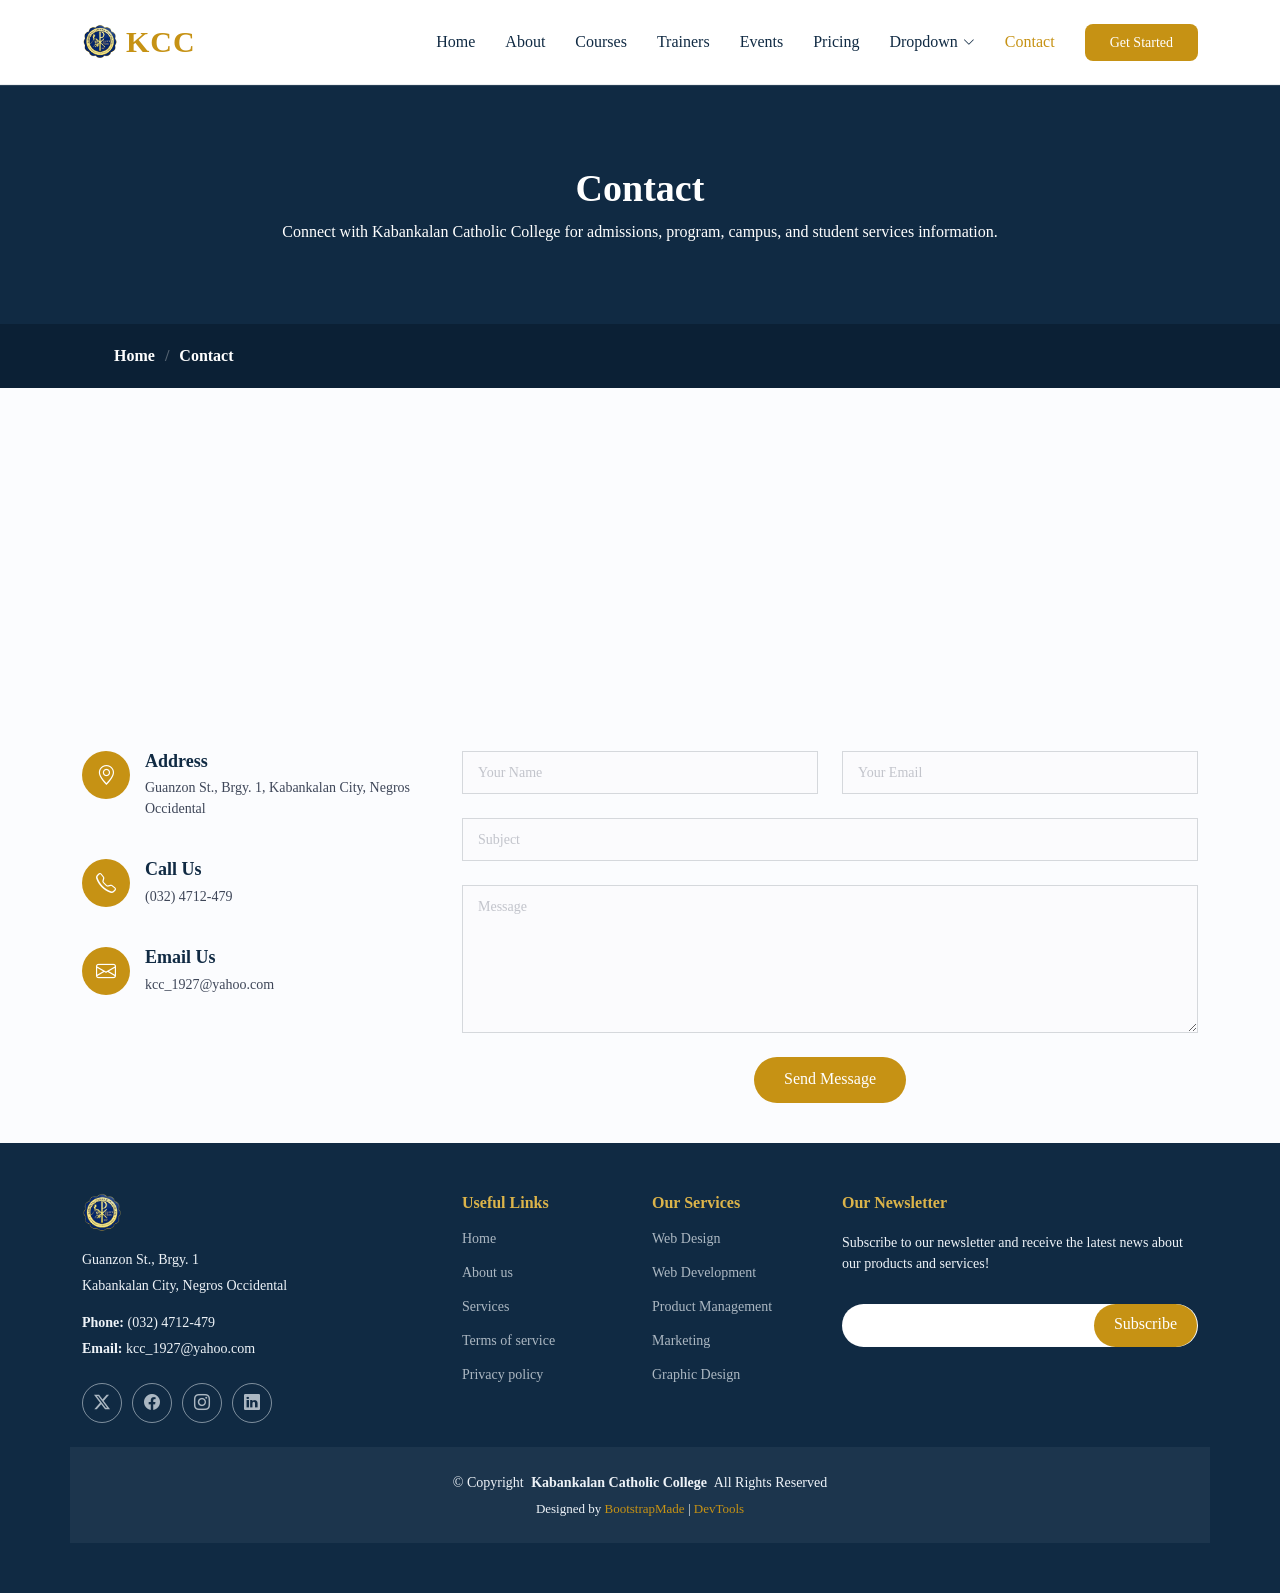
<file: contact.html>
<!DOCTYPE html>
<html lang="en">

<head>
  <meta charset="utf-8">
  <meta content="width=device-width, initial-scale=1.0" name="viewport">
  <title>Contact - Kabankalan Catholic College</title>
  <meta name="description" content="">
  <meta name="keywords" content="">

  <!-- Favicons -->
  <link href="assets/img/favicon.png" rel="icon">
  <link href="assets/img/apple-touch-icon.png" rel="apple-touch-icon">

  <!-- Fonts -->
  <link href="https://fonts.googleapis.com" rel="preconnect">
  <link href="https://fonts.gstatic.com" rel="preconnect" crossorigin>
  <link
    href="https://fonts.googleapis.com/css2?family=Open+Sans:ital,wght@0,300;0,400;0,500;0,600;0,700;0,800;1,300;1,400;1,500;1,600;1,700;1,800&family=Poppins:ital,wght@0,100;0,200;0,300;0,400;0,500;0,600;0,700;0,800;0,900;1,100;1,200;1,300;1,400;1,500;1,600;1,700;1,800;1,900&family=Raleway:ital,wght@0,100;0,200;0,300;0,400;0,500;0,600;0,700;0,800;0,900;1,100;1,200;1,300;1,400;1,500;1,600;1,700;1,800;1,900&display=swap"
    rel="stylesheet">

  <!-- Vendor CSS Files -->
  <link href="assets/vendor/bootstrap/css/bootstrap.min.css" rel="stylesheet">
  <link href="assets/vendor/bootstrap-icons/bootstrap-icons.css" rel="stylesheet">
  <link href="assets/vendor/aos/aos.css" rel="stylesheet">
  <link href="assets/vendor/glightbox/css/glightbox.min.css" rel="stylesheet">
  <link href="assets/vendor/swiper/swiper-bundle.min.css" rel="stylesheet">

  <!-- Main CSS File -->
  <link href="assets/css/main.css" rel="stylesheet">

  <!-- =======================================================
  * Template Name: Mentor
  * Template URL: https://bootstrapmade.com/mentor-free-education-bootstrap-theme/
  * Updated: Jul 07 2025 with Bootstrap v5.3.7
  * Author: BootstrapMade.com
  * License: https://bootstrapmade.com/license/
  ======================================================== -->
</head>

<body class="contact-page">

  <header id="header" class="header d-flex align-items-center sticky-top">
    <div class="container-fluid container-xl position-relative d-flex align-items-center">

      <a href="index.html" class="logo d-flex align-items-center me-auto">
        <img src="assets/img/logo.png" alt="Kabankalan Catholic College logo">
        <h1>KCC</h1>
      </a>

      <nav id="navmenu" class="navmenu">
        <ul>
          <li><a href="index.html">Home<br></a></li>
          <li><a href="about.html">About</a></li>
          <li><a href="courses.html">Courses</a></li>
          <li><a href="trainers.html">Trainers</a></li>
          <li><a href="events.html">Events</a></li>
          <li><a href="pricing.html">Pricing</a></li>
          <li class="dropdown"><a href="#"><span>Dropdown</span> <i class="bi bi-chevron-down toggle-dropdown"></i></a>
            <ul>
              <li><a href="#">Dropdown 1</a></li>
              <li class="dropdown"><a href="#"><span>Deep Dropdown</span> <i
                    class="bi bi-chevron-down toggle-dropdown"></i></a>
                <ul>
                  <li><a href="#">Deep Dropdown 1</a></li>
                  <li><a href="#">Deep Dropdown 2</a></li>
                  <li><a href="#">Deep Dropdown 3</a></li>
                  <li><a href="#">Deep Dropdown 4</a></li>
                  <li><a href="#">Deep Dropdown 5</a></li>
                </ul>
              </li>
              <li><a href="#">Dropdown 2</a></li>
              <li><a href="#">Dropdown 3</a></li>
              <li><a href="#">Dropdown 4</a></li>
            </ul>
          </li>
          <li><a href="contact.html" class="active">Contact</a></li>
        </ul>
        <i class="mobile-nav-toggle d-xl-none bi bi-list"></i>
      </nav>

      <a class="btn-getstarted" href="courses.html">Get Started</a>

    </div>
  </header>

  <main class="main">

    <!-- Page Title -->
    <div class="page-title" data-aos="fade">
      <div class="heading">
        <div class="container">
          <div class="row d-flex justify-content-center text-center">
            <div class="col-lg-8">
              <h1>Contact</h1>
              <p class="mb-0">Connect with Kabankalan Catholic College for admissions, program, campus, and student services information.</p>
            </div>
          </div>
        </div>
      </div>
      <nav class="breadcrumbs">
        <div class="container">
          <ol>
            <li><a href="index.html">Home</a></li>
            <li class="current">Contact</li>
          </ol>
        </div>
      </nav>
    </div><!-- End Page Title -->

    <!-- Contact Section -->
    <section id="contact" class="contact section">

      <div class="mb-5" data-aos="fade-up" data-aos-delay="200">
        <iframe style="border:0; width: 100%; height: 300px;"
          src="https://maps.google.com/maps?q=Kabankalan%20Catholic%20College%2C%20Guanzon%20Street%2C%20Barangay%201%2C%20Kabankalan%20City%2C%20Negros%20Occidental%2C%20Philippines&amp;t=&amp;z=16&amp;ie=UTF8&amp;iwloc=&amp;output=embed"
          title="Map showing Kabankalan Catholic College in Brgy. 1, Kabankalan City"
          allowfullscreen="" loading="lazy" referrerpolicy="no-referrer-when-downgrade"></iframe>
      </div><!-- End Google Maps -->

      <div class="container" data-aos="fade-up" data-aos-delay="100">

        <div class="row gy-4">

          <div class="col-lg-4">
            <div class="info-item d-flex" data-aos="fade-up" data-aos-delay="300">
              <i class="bi bi-geo-alt flex-shrink-0"></i>
              <div>
                <h3>Address</h3>
                <p>Guanzon St., Brgy. 1, Kabankalan City, Negros Occidental</p>
              </div>
            </div><!-- End Info Item -->

            <div class="info-item d-flex" data-aos="fade-up" data-aos-delay="400">
              <i class="bi bi-telephone flex-shrink-0"></i>
              <div>
                <h3>Call Us</h3>
                <p>(032) 4712-479</p>
              </div>
            </div><!-- End Info Item -->

            <div class="info-item d-flex" data-aos="fade-up" data-aos-delay="500">
              <i class="bi bi-envelope flex-shrink-0"></i>
              <div>
                <h3>Email Us</h3>
                <p>kcc_1927@yahoo.com</p>
              </div>
            </div><!-- End Info Item -->

          </div>

          <div class="col-lg-8">
            <form action="#" method="post" class="email-form" data-aos="fade-up" data-aos-delay="200">
              <div class="row gy-4">

                <div class="col-md-6">
                  <input type="text" name="name" class="form-control" placeholder="Your Name" required="">
                </div>

                <div class="col-md-6 ">
                  <input type="email" class="form-control" name="email" placeholder="Your Email" required="">
                </div>

                <div class="col-md-12">
                  <input type="text" class="form-control" name="subject" placeholder="Subject" required="">
                </div>

                <div class="col-md-12">
                  <textarea class="form-control" name="message" rows="6" placeholder="Message" required=""></textarea>
                </div>

                <div class="col-md-12 text-center">
                  <div class="loading">Loading</div>
                  <div class="error-message"></div>
                  <div class="sent-message">Your message has been sent. Thank you!</div>

                  <button type="submit">Send Message</button>
                </div>

              </div>
            </form>
          </div><!-- End Contact Form -->

        </div>

      </div>

    </section><!-- /Contact Section -->

  </main>

  <footer id="footer" class="footer position-relative light-background">

    <div class="container footer-top">
      <div class="row gy-4">
        <div class="col-lg-4 col-md-6 footer-about">
          <a href="index.html" class="logo d-flex align-items-center">
            <img src="assets/img/logo.png" alt="Kabankalan Catholic College logo">
          </a>
          <div class="footer-contact pt-3">
            <p>Guanzon St., Brgy. 1</p>
            <p>Kabankalan City, Negros Occidental</p>
            <p class="mt-3"><strong>Phone:</strong> <span>(032) 4712-479</span></p>
            <p><strong>Email:</strong> <span>kcc_1927@yahoo.com</span></p>
          </div>
          <div class="social-links d-flex mt-4">
            <a href=""><i class="bi bi-twitter-x"></i></a>
            <a href=""><i class="bi bi-facebook"></i></a>
            <a href=""><i class="bi bi-instagram"></i></a>
            <a href=""><i class="bi bi-linkedin"></i></a>
          </div>
        </div>

        <div class="col-lg-2 col-md-3 footer-links">
          <h4>Useful Links</h4>
          <ul>
            <li><a href="#">Home</a></li>
            <li><a href="#">About us</a></li>
            <li><a href="#">Services</a></li>
            <li><a href="#">Terms of service</a></li>
            <li><a href="#">Privacy policy</a></li>
          </ul>
        </div>

        <div class="col-lg-2 col-md-3 footer-links">
          <h4>Our Services</h4>
          <ul>
            <li><a href="#">Web Design</a></li>
            <li><a href="#">Web Development</a></li>
            <li><a href="#">Product Management</a></li>
            <li><a href="#">Marketing</a></li>
            <li><a href="#">Graphic Design</a></li>
          </ul>
        </div>

        <div class="col-lg-4 col-md-12 footer-newsletter">
          <h4>Our Newsletter</h4>
          <p>Subscribe to our newsletter and receive the latest news about our products and services!</p>
          <form action="#" method="post" class="email-form">
            <div class="newsletter-form"><input type="email" name="email"><input type="submit" value="Subscribe"></div>
            <div class="loading">Loading</div>
            <div class="error-message"></div>
            <div class="sent-message">Your subscription request has been sent. Thank you!</div>
          </form>
        </div>

      </div>
    </div>

    <div class="container copyright text-center mt-4">
      <p>© <span>Copyright</span> <strong class="px-1 sitename">Kabankalan Catholic College</strong> <span>All Rights Reserved</span></p>
      <div class="credits">
        <!-- All the links in the footer should remain intact. -->
        <!-- You can delete the links only if you've purchased the pro version. -->
        <!-- Licensing information: https://bootstrapmade.com/license/ -->
        Designed by <a href="https://bootstrapmade.com/">BootstrapMade</a> | <a
          href="https://bootstrapmade.com/tools/">DevTools</a>
      </div>
    </div>

  </footer>

  <!-- Scroll Top -->
  <a href="#" id="scroll-top" class="scroll-top d-flex align-items-center justify-content-center"><i
      class="bi bi-arrow-up-short"></i></a>

  <!-- Preloader -->
  <div id="preloader"></div>

  <!-- Vendor JS Files -->
  <script src="assets/vendor/bootstrap/js/bootstrap.bundle.min.js"></script>
  <script src="assets/vendor/aos/aos.js"></script>
  <script src="assets/vendor/glightbox/js/glightbox.min.js"></script>
  <script src="assets/vendor/purecounter/purecounter_vanilla.js"></script>
  <script src="assets/vendor/swiper/swiper-bundle.min.js"></script>

  <!-- Main JS File -->
  <script src="assets/js/main.js"></script>

</body>

</html>
</file>
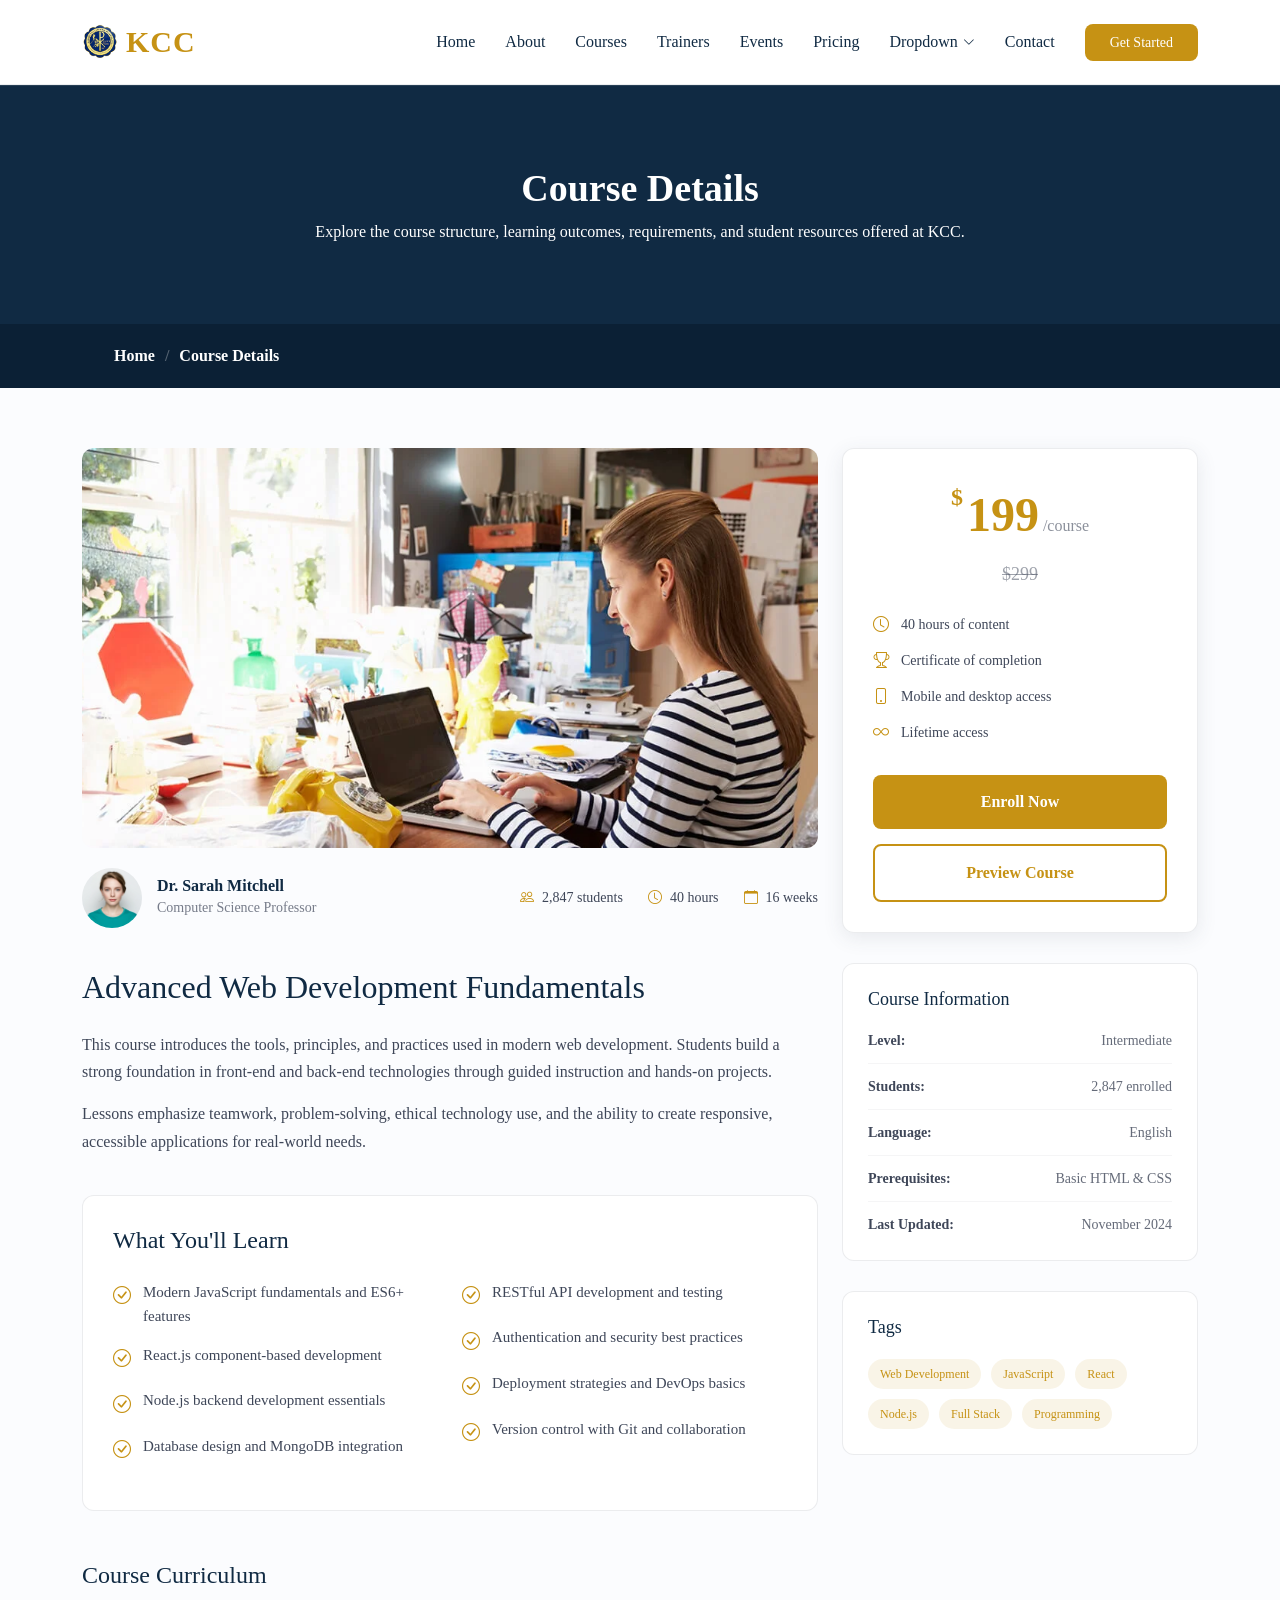
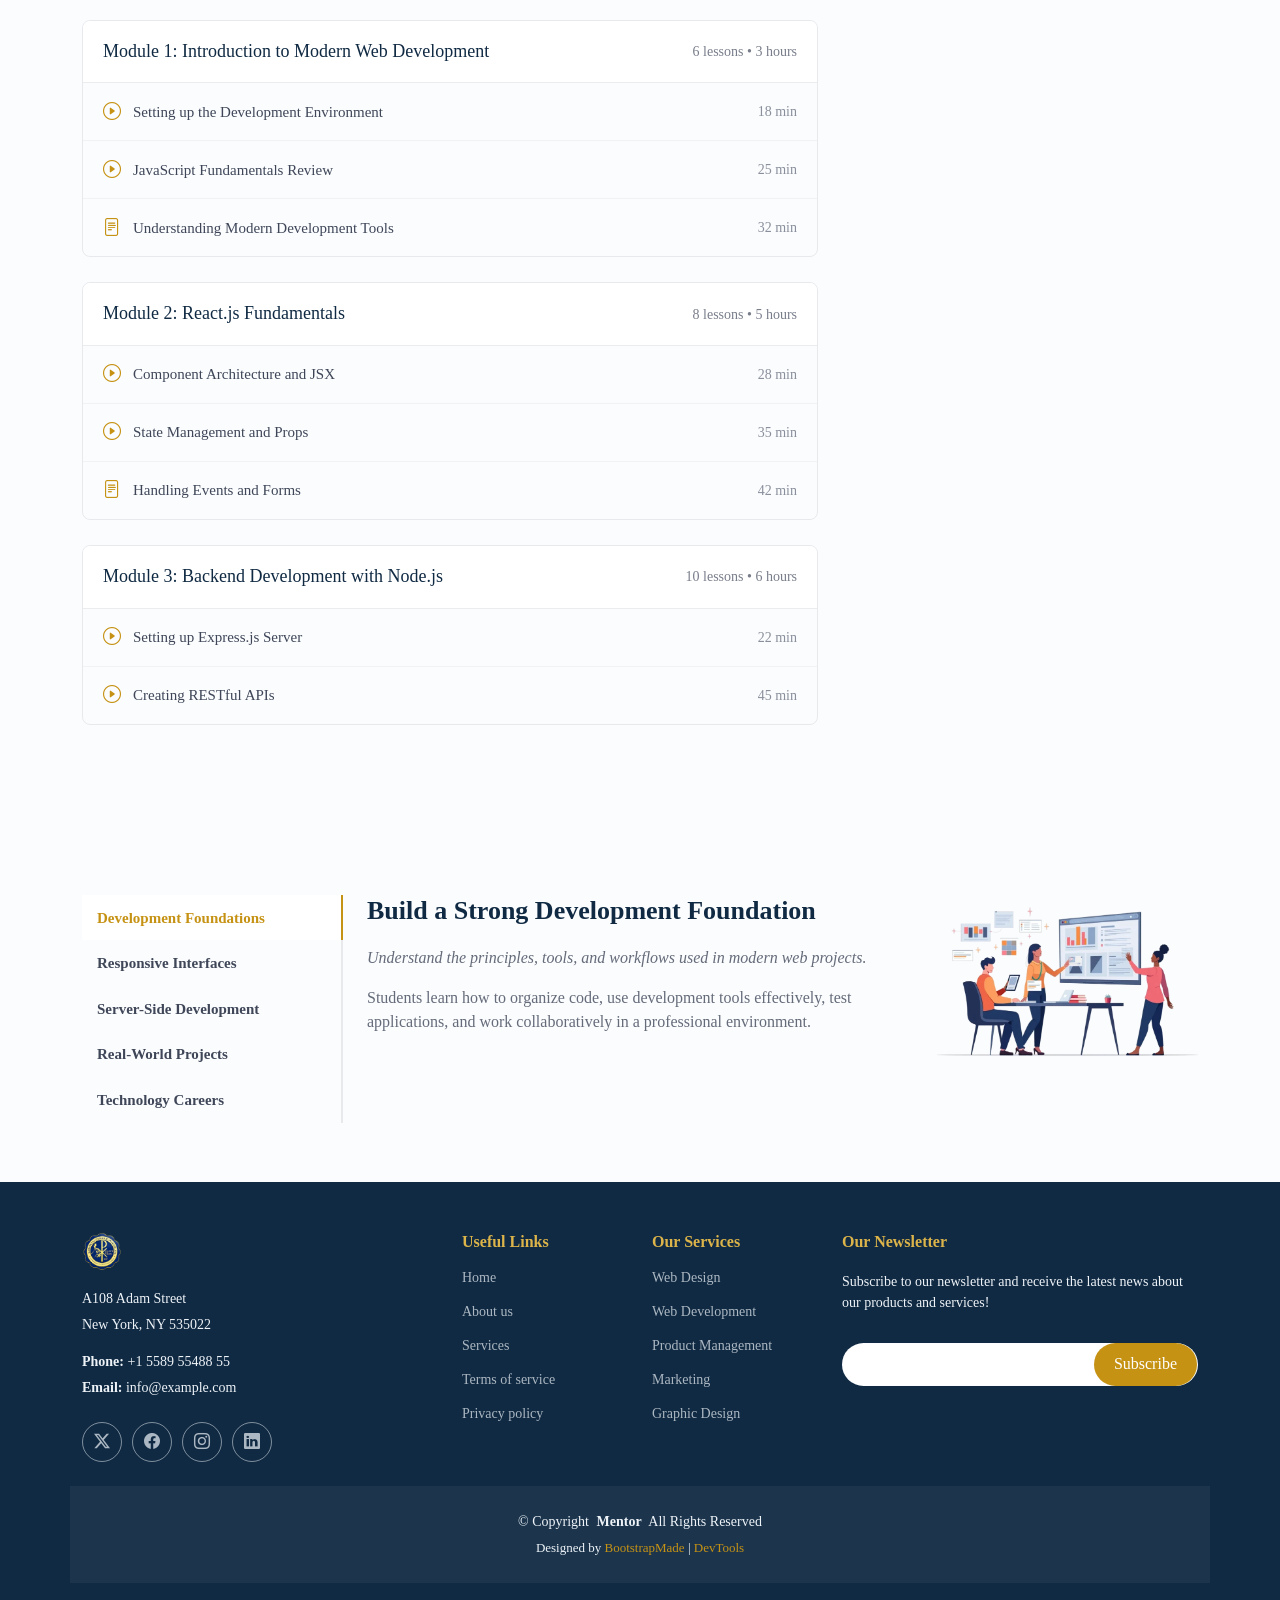
<file: course-details.html>
<!DOCTYPE html>
<html lang="en">

<head>
  <meta charset="utf-8">
  <meta content="width=device-width, initial-scale=1.0" name="viewport">
  <title>Course Details - Kabankalan Catholic College</title>
  <meta name="description" content="">
  <meta name="keywords" content="">

  <!-- Favicons -->
  <link href="assets/img/favicon.png" rel="icon">
  <link href="assets/img/apple-touch-icon.png" rel="apple-touch-icon">

  <!-- Fonts -->
  <link href="https://fonts.googleapis.com" rel="preconnect">
  <link href="https://fonts.gstatic.com" rel="preconnect" crossorigin>
  <link href="https://fonts.googleapis.com/css2?family=Open+Sans:ital,wght@0,300;0,400;0,500;0,600;0,700;0,800;1,300;1,400;1,500;1,600;1,700;1,800&family=Poppins:ital,wght@0,100;0,200;0,300;0,400;0,500;0,600;0,700;0,800;0,900;1,100;1,200;1,300;1,400;1,500;1,600;1,700;1,800;1,900&family=Raleway:ital,wght@0,100;0,200;0,300;0,400;0,500;0,600;0,700;0,800;0,900;1,100;1,200;1,300;1,400;1,500;1,600;1,700;1,800;1,900&display=swap" rel="stylesheet">

  <!-- Vendor CSS Files -->
  <link href="assets/vendor/bootstrap/css/bootstrap.min.css" rel="stylesheet">
  <link href="assets/vendor/bootstrap-icons/bootstrap-icons.css" rel="stylesheet">
  <link href="assets/vendor/aos/aos.css" rel="stylesheet">
  <link href="assets/vendor/glightbox/css/glightbox.min.css" rel="stylesheet">
  <link href="assets/vendor/swiper/swiper-bundle.min.css" rel="stylesheet">

  <!-- Main CSS File -->
  <link href="assets/css/main.css" rel="stylesheet">

  <!-- =======================================================
  * Template Name: Mentor
  * Template URL: https://bootstrapmade.com/mentor-free-education-bootstrap-theme/
  * Updated: Jul 07 2025 with Bootstrap v5.3.7
  * Author: BootstrapMade.com
  * License: https://bootstrapmade.com/license/
  ======================================================== -->
</head>

<body class="course-details-page">

  <header id="header" class="header d-flex align-items-center sticky-top">
    <div class="container-fluid container-xl position-relative d-flex align-items-center">

      <a href="index.html" class="logo d-flex align-items-center me-auto">
        <img src="assets/img/logo.png" alt="Kabankalan Catholic College logo">
        <h1>KCC</h1>
      </a>

      <nav id="navmenu" class="navmenu">
        <ul>
          <li><a href="index.html">Home<br></a></li>
          <li><a href="about.html">About</a></li>
          <li><a href="courses.html">Courses</a></li>
          <li><a href="trainers.html">Trainers</a></li>
          <li><a href="events.html">Events</a></li>
          <li><a href="pricing.html">Pricing</a></li>
          <li class="dropdown"><a href="#"><span>Dropdown</span> <i class="bi bi-chevron-down toggle-dropdown"></i></a>
            <ul>
              <li><a href="#">Dropdown 1</a></li>
              <li class="dropdown"><a href="#"><span>Deep Dropdown</span> <i class="bi bi-chevron-down toggle-dropdown"></i></a>
                <ul>
                  <li><a href="#">Deep Dropdown 1</a></li>
                  <li><a href="#">Deep Dropdown 2</a></li>
                  <li><a href="#">Deep Dropdown 3</a></li>
                  <li><a href="#">Deep Dropdown 4</a></li>
                  <li><a href="#">Deep Dropdown 5</a></li>
                </ul>
              </li>
              <li><a href="#">Dropdown 2</a></li>
              <li><a href="#">Dropdown 3</a></li>
              <li><a href="#">Dropdown 4</a></li>
            </ul>
          </li>
          <li><a href="contact.html">Contact</a></li>
        </ul>
        <i class="mobile-nav-toggle d-xl-none bi bi-list"></i>
      </nav>

      <a class="btn-getstarted" href="courses.html">Get Started</a>

    </div>
  </header>

  <main class="main">

    <!-- Page Title -->
    <div class="page-title" data-aos="fade">
      <div class="heading">
        <div class="container">
          <div class="row d-flex justify-content-center text-center">
            <div class="col-lg-8">
              <h1>Course Details</h1>
              <p class="mb-0">Explore the course structure, learning outcomes, requirements, and student resources offered at KCC.</p>
            </div>
          </div>
        </div>
      </div>
      <nav class="breadcrumbs">
        <div class="container">
          <ol>
            <li><a href="index.html">Home</a></li>
            <li class="current">Course Details</li>
          </ol>
        </div>
      </nav>
    </div><!-- End Page Title -->

    <!-- Course Details Section -->
    <section id="course-details" class="course-details section">

      <div class="container" data-aos="fade-up" data-aos-delay="100">

        <div class="row">
          <div class="col-lg-8">

            <!-- Course Header -->
            <div class="course-header" data-aos="fade-up" data-aos-delay="200">
              <div class="course-image">
                <img src="assets/img/course/course-details-1.webp" alt="Course Image" class="img-fluid">
              </div>
              <div class="course-meta">
                <div class="instructor">
                  <img src="assets/img/person/person-f-3.webp" alt="Instructor" class="instructor-avatar">
                  <div class="instructor-info">
                    <h6>Dr. Sarah Mitchell</h6>
                    <span>Computer Science Professor</span>
                  </div>
                </div>
                <div class="course-stats">
                  <div class="stat-item">
                    <i class="bi bi-people"></i>
                    <span>2,847 students</span>
                  </div>
                  <div class="stat-item">
                    <i class="bi bi-clock"></i>
                    <span>40 hours</span>
                  </div>
                  <div class="stat-item">
                    <i class="bi bi-calendar"></i>
                    <span>16 weeks</span>
                  </div>
                </div>
              </div>
            </div><!-- End Course Header -->

            <!-- Course Content -->
            <div class="course-content" data-aos="fade-up" data-aos-delay="300">
              <h2>Advanced Web Development Fundamentals</h2>

              <div class="course-description">
                <p>This course introduces the tools, principles, and practices used in modern web development. Students build a strong foundation in front-end and back-end technologies through guided instruction and hands-on projects.</p>

                <p>Lessons emphasize teamwork, problem-solving, ethical technology use, and the ability to create responsive, accessible applications for real-world needs.</p>
              </div>

              <div class="what-you-learn">
                <h3>What You'll Learn</h3>
                <div class="row">
                  <div class="col-md-6">
                    <ul class="learn-list">
                      <li><i class="bi bi-check-circle"></i>Modern JavaScript fundamentals and ES6+ features</li>
                      <li><i class="bi bi-check-circle"></i>React.js component-based development</li>
                      <li><i class="bi bi-check-circle"></i>Node.js backend development essentials</li>
                      <li><i class="bi bi-check-circle"></i>Database design and MongoDB integration</li>
                    </ul>
                  </div>
                  <div class="col-md-6">
                    <ul class="learn-list">
                      <li><i class="bi bi-check-circle"></i>RESTful API development and testing</li>
                      <li><i class="bi bi-check-circle"></i>Authentication and security best practices</li>
                      <li><i class="bi bi-check-circle"></i>Deployment strategies and DevOps basics</li>
                      <li><i class="bi bi-check-circle"></i>Version control with Git and collaboration</li>
                    </ul>
                  </div>
                </div>
              </div>

            </div><!-- End Course Content -->

            <!-- Course Curriculum -->
            <div class="course-curriculum" data-aos="fade-up" data-aos-delay="400">
              <h3>Course Curriculum</h3>

              <div class="curriculum-section">
                <div class="section-header">
                  <h4>Module 1: Introduction to Modern Web Development</h4>
                  <span class="lessons-count">6 lessons • 3 hours</span>
                </div>
                <div class="lessons">
                  <div class="lesson-item">
                    <div class="lesson-info">
                      <i class="bi bi-play-circle"></i>
                      <span>Setting up the Development Environment</span>
                    </div>
                    <span class="lesson-duration">18 min</span>
                  </div>
                  <div class="lesson-item">
                    <div class="lesson-info">
                      <i class="bi bi-play-circle"></i>
                      <span>JavaScript Fundamentals Review</span>
                    </div>
                    <span class="lesson-duration">25 min</span>
                  </div>
                  <div class="lesson-item">
                    <div class="lesson-info">
                      <i class="bi bi-file-text"></i>
                      <span>Understanding Modern Development Tools</span>
                    </div>
                    <span class="lesson-duration">32 min</span>
                  </div>
                </div>
              </div>

              <div class="curriculum-section">
                <div class="section-header">
                  <h4>Module 2: React.js Fundamentals</h4>
                  <span class="lessons-count">8 lessons • 5 hours</span>
                </div>
                <div class="lessons">
                  <div class="lesson-item">
                    <div class="lesson-info">
                      <i class="bi bi-play-circle"></i>
                      <span>Component Architecture and JSX</span>
                    </div>
                    <span class="lesson-duration">28 min</span>
                  </div>
                  <div class="lesson-item">
                    <div class="lesson-info">
                      <i class="bi bi-play-circle"></i>
                      <span>State Management and Props</span>
                    </div>
                    <span class="lesson-duration">35 min</span>
                  </div>
                  <div class="lesson-item">
                    <div class="lesson-info">
                      <i class="bi bi-file-text"></i>
                      <span>Handling Events and Forms</span>
                    </div>
                    <span class="lesson-duration">42 min</span>
                  </div>
                </div>
              </div>

              <div class="curriculum-section">
                <div class="section-header">
                  <h4>Module 3: Backend Development with Node.js</h4>
                  <span class="lessons-count">10 lessons • 6 hours</span>
                </div>
                <div class="lessons">
                  <div class="lesson-item">
                    <div class="lesson-info">
                      <i class="bi bi-play-circle"></i>
                      <span>Setting up Express.js Server</span>
                    </div>
                    <span class="lesson-duration">22 min</span>
                  </div>
                  <div class="lesson-item">
                    <div class="lesson-info">
                      <i class="bi bi-play-circle"></i>
                      <span>Creating RESTful APIs</span>
                    </div>
                    <span class="lesson-duration">45 min</span>
                  </div>
                </div>
              </div>

            </div><!-- End Course Curriculum -->

          </div>

          <div class="col-lg-4">

            <!-- Course Sidebar -->
            <div class="course-sidebar" data-aos="fade-up" data-aos-delay="200">

              <!-- Pricing Card -->
              <div class="pricing-card">
                <div class="price">
                  <span class="currency">$</span>
                  <span class="amount">199</span>
                  <span class="period">/course</span>
                </div>
                <div class="original-price">$299</div>

                <div class="course-features">
                  <div class="feature">
                    <i class="bi bi-clock"></i>
                    <span>40 hours of content</span>
                  </div>
                  <div class="feature">
                    <i class="bi bi-trophy"></i>
                    <span>Certificate of completion</span>
                  </div>
                  <div class="feature">
                    <i class="bi bi-phone"></i>
                    <span>Mobile and desktop access</span>
                  </div>
                  <div class="feature">
                    <i class="bi bi-infinity"></i>
                    <span>Lifetime access</span>
                  </div>
                </div>

                <button class="btn-enroll">Enroll Now</button>
                <button class="btn-preview">Preview Course</button>
              </div><!-- End Pricing Card -->

              <!-- Course Info -->
              <div class="course-info-card">
                <h4>Course Information</h4>
                <div class="info-item">
                  <span class="label">Level:</span>
                  <span class="value">Intermediate</span>
                </div>
                <div class="info-item">
                  <span class="label">Students:</span>
                  <span class="value">2,847 enrolled</span>
                </div>
                <div class="info-item">
                  <span class="label">Language:</span>
                  <span class="value">English</span>
                </div>
                <div class="info-item">
                  <span class="label">Prerequisites:</span>
                  <span class="value">Basic HTML &amp; CSS</span>
                </div>
                <div class="info-item">
                  <span class="label">Last Updated:</span>
                  <span class="value">November 2024</span>
                </div>
              </div><!-- End Course Info -->

              <!-- Tags -->
              <div class="course-tags">
                <h4>Tags</h4>
                <div class="tags-list">
                  <span class="tag">Web Development</span>
                  <span class="tag">JavaScript</span>
                  <span class="tag">React</span>
                  <span class="tag">Node.js</span>
                  <span class="tag">Full Stack</span>
                  <span class="tag">Programming</span>
                </div>
              </div><!-- End Tags -->

            </div><!-- End Course Sidebar -->

          </div>

        </div>

      </div>

    </section><!-- /Course Details Section -->

    <!-- Tabs Section -->
    <section id="tabs" class="tabs section">

      <div class="container" data-aos="fade-up" data-aos-delay="100">

        <div class="row">
          <div class="col-lg-3">
            <ul class="nav nav-tabs flex-column">
              <li class="nav-item">
                <a class="nav-link active show" data-bs-toggle="tab" href="#tab-1">Development Foundations</a>
              </li>
              <li class="nav-item">
                <a class="nav-link" data-bs-toggle="tab" href="#tab-2">Responsive Interfaces</a>
              </li>
              <li class="nav-item">
                <a class="nav-link" data-bs-toggle="tab" href="#tab-3">Server-Side Development</a>
              </li>
              <li class="nav-item">
                <a class="nav-link" data-bs-toggle="tab" href="#tab-4">Real-World Projects</a>
              </li>
              <li class="nav-item">
                <a class="nav-link" data-bs-toggle="tab" href="#tab-5">Technology Careers</a>
              </li>
            </ul>
          </div>
          <div class="col-lg-9 mt-4 mt-lg-0">
            <div class="tab-content">
              <div class="tab-pane active show" id="tab-1">
                <div class="row">
                  <div class="col-lg-8 details order-2 order-lg-1">
                    <h3>Build a Strong Development Foundation</h3>
                    <p class="fst-italic">Understand the principles, tools, and workflows used in modern web projects.</p>
                    <p>Students learn how to organize code, use development tools effectively, test applications, and work collaboratively in a professional environment.</p>
                  </div>
                  <div class="col-lg-4 text-center order-1 order-lg-2">
                    <img src="assets/img/illustration/illustration-13.webp" alt="" class="img-fluid">
                  </div>
                </div>
              </div>
              <div class="tab-pane" id="tab-2">
                <div class="row">
                  <div class="col-lg-8 details order-2 order-lg-1">
                    <h3>Create Responsive User Interfaces</h3>
                    <p class="fst-italic">Turn design requirements into clear, accessible, and responsive web pages.</p>
                    <p>Learners apply HTML, CSS, JavaScript, and component-based development practices to build usable interfaces across mobile and desktop devices.</p>
                  </div>
                  <div class="col-lg-4 text-center order-1 order-lg-2">
                    <img src="assets/img/illustration/illustration-11.webp" alt="" class="img-fluid">
                  </div>
                </div>
              </div>
              <div class="tab-pane" id="tab-3">
                <div class="row">
                  <div class="col-lg-8 details order-2 order-lg-1">
                    <h3>Develop Server-Side Applications</h3>
                    <p class="fst-italic">Learn how applications process requests, manage data, and communicate securely.</p>
                    <p>Students create APIs, connect databases, implement authentication, and apply deployment practices through practical backend projects.</p>
                  </div>
                  <div class="col-lg-4 text-center order-1 order-lg-2">
                    <img src="assets/img/illustration/illustration-14.webp" alt="" class="img-fluid">
                  </div>
                </div>
              </div>
              <div class="tab-pane" id="tab-4">
                <div class="row">
                  <div class="col-lg-8 details order-2 order-lg-1">
                    <h3>Apply Skills in Real Projects</h3>
                    <p class="fst-italic">Combine design, programming, testing, and teamwork in an end-to-end project.</p>
                    <p>Learners plan features, document decisions, present progress, and refine applications based on feedback and testing results.</p>
                  </div>
                  <div class="col-lg-4 text-center order-1 order-lg-2">
                    <img src="assets/img/illustration/illustration-12.webp" alt="" class="img-fluid">
                  </div>
                </div>
              </div>
              <div class="tab-pane" id="tab-5">
                <div class="row">
                  <div class="col-lg-8 details order-2 order-lg-1">
                    <h3>Prepare for Careers in Technology</h3>
                    <p class="fst-italic">Build professional habits, a portfolio, and a clear path for continued growth.</p>
                    <p>The final unit focuses on portfolios, technical interviews, collaboration tools, workplace ethics, and lifelong learning strategies.</p>
                  </div>
                  <div class="col-lg-4 text-center order-1 order-lg-2">
                    <img src="assets/img/illustration/illustration-10.webp" alt="" class="img-fluid">
                  </div>
                </div>
              </div>
            </div>
          </div>
        </div>

      </div>

    </section><!-- /Tabs Section -->

  </main>

  <footer id="footer" class="footer position-relative light-background">

    <div class="container footer-top">
      <div class="row gy-4">
        <div class="col-lg-4 col-md-6 footer-about">
          <a href="index.html" class="logo d-flex align-items-center">
            <img src="assets/img/logo.png" alt="Kabankalan Catholic College logo">
          </a>
          <div class="footer-contact pt-3">
            <p>A108 Adam Street</p>
            <p>New York, NY 535022</p>
            <p class="mt-3"><strong>Phone:</strong> <span>+1 5589 55488 55</span></p>
            <p><strong>Email:</strong> <span>info@example.com</span></p>
          </div>
          <div class="social-links d-flex mt-4">
            <a href=""><i class="bi bi-twitter-x"></i></a>
            <a href=""><i class="bi bi-facebook"></i></a>
            <a href=""><i class="bi bi-instagram"></i></a>
            <a href=""><i class="bi bi-linkedin"></i></a>
          </div>
        </div>

        <div class="col-lg-2 col-md-3 footer-links">
          <h4>Useful Links</h4>
          <ul>
            <li><a href="#">Home</a></li>
            <li><a href="#">About us</a></li>
            <li><a href="#">Services</a></li>
            <li><a href="#">Terms of service</a></li>
            <li><a href="#">Privacy policy</a></li>
          </ul>
        </div>

        <div class="col-lg-2 col-md-3 footer-links">
          <h4>Our Services</h4>
          <ul>
            <li><a href="#">Web Design</a></li>
            <li><a href="#">Web Development</a></li>
            <li><a href="#">Product Management</a></li>
            <li><a href="#">Marketing</a></li>
            <li><a href="#">Graphic Design</a></li>
          </ul>
        </div>

        <div class="col-lg-4 col-md-12 footer-newsletter">
          <h4>Our Newsletter</h4>
          <p>Subscribe to our newsletter and receive the latest news about our products and services!</p>
          <form action="#" method="post" class="email-form">
            <div class="newsletter-form"><input type="email" name="email"><input type="submit" value="Subscribe"></div>
            <div class="loading">Loading</div>
            <div class="error-message"></div>
            <div class="sent-message">Your subscription request has been sent. Thank you!</div>
          </form>
        </div>

      </div>
    </div>

    <div class="container copyright text-center mt-4">
      <p>© <span>Copyright</span> <strong class="px-1 sitename">Mentor</strong> <span>All Rights Reserved</span></p>
      <div class="credits">
        <!-- All the links in the footer should remain intact. -->
        <!-- You can delete the links only if you've purchased the pro version. -->
        <!-- Licensing information: https://bootstrapmade.com/license/ -->
        Designed by <a href="https://bootstrapmade.com/">BootstrapMade</a> | <a href="https://bootstrapmade.com/tools/">DevTools</a>
      </div>
    </div>

  </footer>

  <!-- Scroll Top -->
  <a href="#" id="scroll-top" class="scroll-top d-flex align-items-center justify-content-center"><i class="bi bi-arrow-up-short"></i></a>

  <!-- Preloader -->
  <div id="preloader"></div>

  <!-- Vendor JS Files -->
  <script src="assets/vendor/bootstrap/js/bootstrap.bundle.min.js"></script>
  <script src="assets/vendor/aos/aos.js"></script>
  <script src="assets/vendor/glightbox/js/glightbox.min.js"></script>
  <script src="assets/vendor/purecounter/purecounter_vanilla.js"></script>
  <script src="assets/vendor/swiper/swiper-bundle.min.js"></script>

  <!-- Main JS File -->
  <script src="assets/js/main.js"></script>

</body>

</html>
</file>
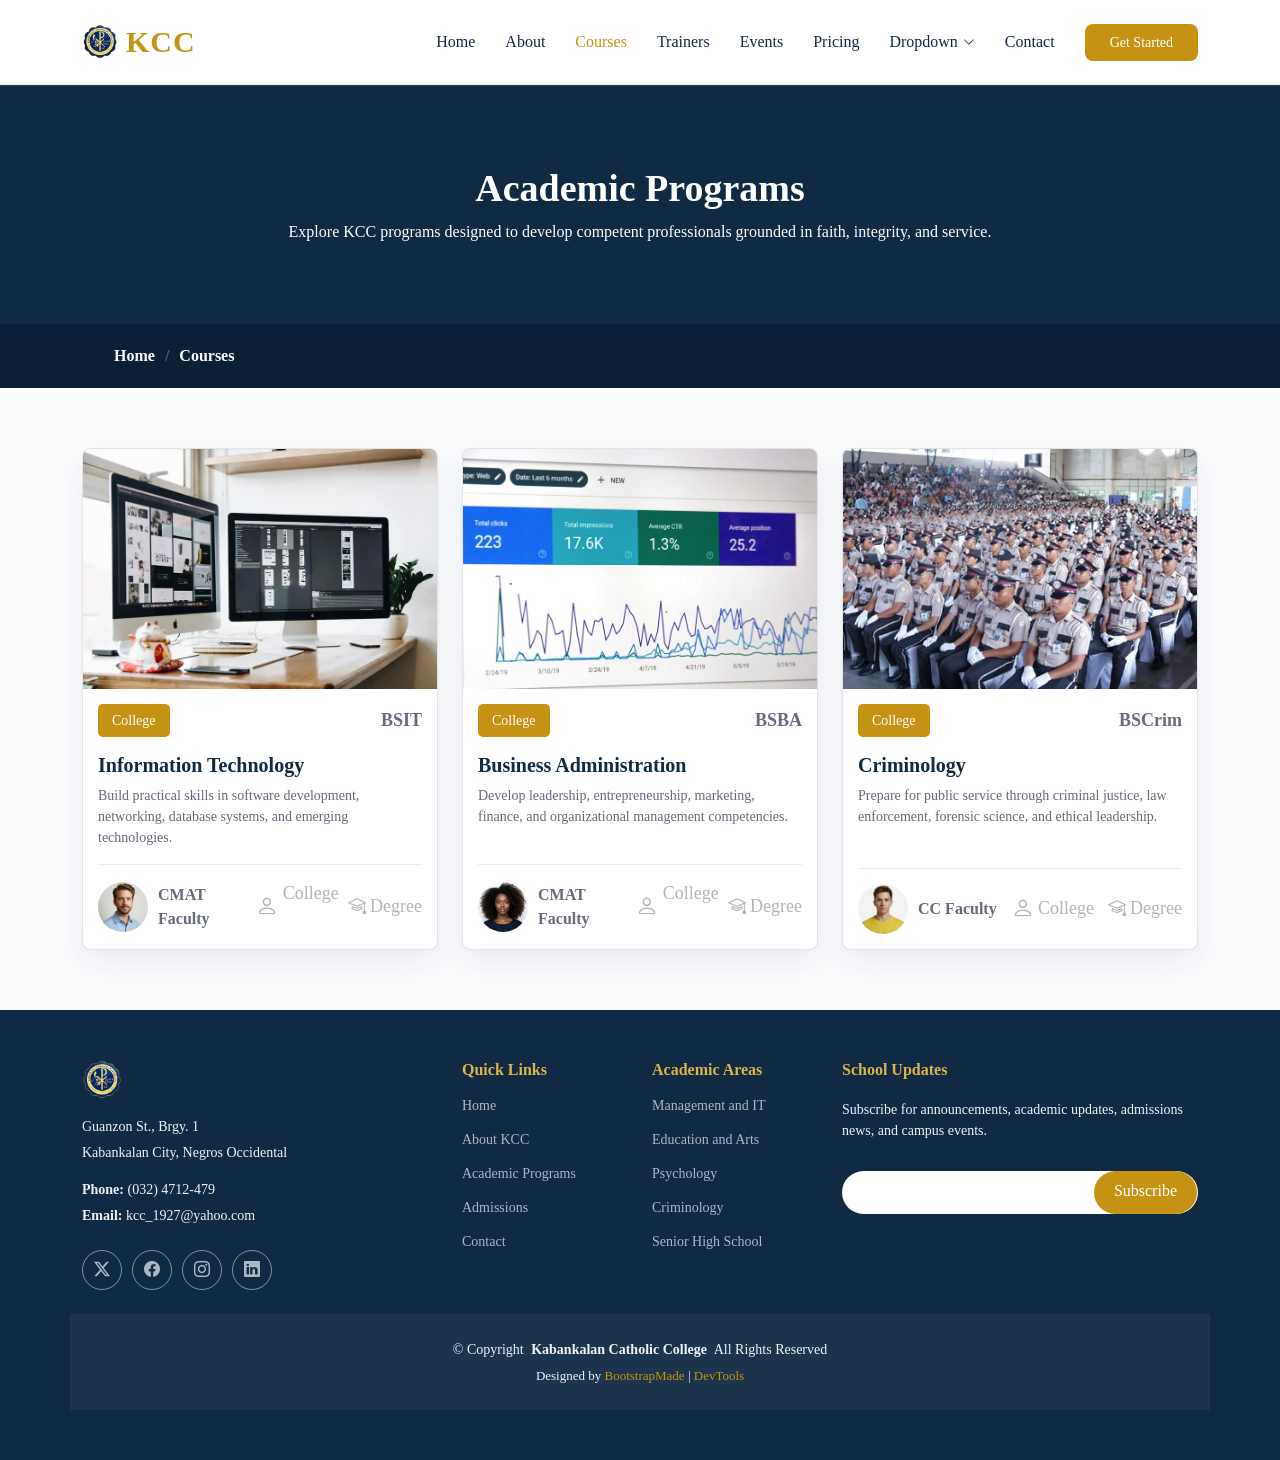
<file: courses.html>
<!DOCTYPE html>
<html lang="en">

<head>
  <meta charset="utf-8">
  <meta content="width=device-width, initial-scale=1.0" name="viewport">
  <title>Academic Programs - KCC</title>
  <meta name="description" content="">
  <meta name="keywords" content="">

  <!-- Favicons -->
  <link href="assets/img/favicon.png" rel="icon">
  <link href="assets/img/apple-touch-icon.png" rel="apple-touch-icon">

  <!-- Fonts -->
  <link href="https://fonts.googleapis.com" rel="preconnect">
  <link href="https://fonts.gstatic.com" rel="preconnect" crossorigin>
  <link
    href="https://fonts.googleapis.com/css2?family=Open+Sans:ital,wght@0,300;0,400;0,500;0,600;0,700;0,800;1,300;1,400;1,500;1,600;1,700;1,800&family=Poppins:ital,wght@0,100;0,200;0,300;0,400;0,500;0,600;0,700;0,800;0,900;1,100;1,200;1,300;1,400;1,500;1,600;1,700;1,800;1,900&family=Raleway:ital,wght@0,100;0,200;0,300;0,400;0,500;0,600;0,700;0,800;0,900;1,100;1,200;1,300;1,400;1,500;1,600;1,700;1,800;1,900&display=swap"
    rel="stylesheet">

  <!-- Vendor CSS Files -->
  <link href="assets/vendor/bootstrap/css/bootstrap.min.css" rel="stylesheet">
  <link href="assets/vendor/bootstrap-icons/bootstrap-icons.css" rel="stylesheet">
  <link href="assets/vendor/aos/aos.css" rel="stylesheet">
  <link href="assets/vendor/glightbox/css/glightbox.min.css" rel="stylesheet">
  <link href="assets/vendor/swiper/swiper-bundle.min.css" rel="stylesheet">

  <!-- Main CSS File -->
  <link href="assets/css/main.css" rel="stylesheet">

  <!-- =======================================================
  * Template Name: Mentor
  * Template URL: https://bootstrapmade.com/mentor-free-education-bootstrap-theme/
  * Updated: Jul 07 2025 with Bootstrap v5.3.7
  * Author: BootstrapMade.com
  * License: https://bootstrapmade.com/license/
  ======================================================== -->
</head>

<body class="courses-page">

  <header id="header" class="header d-flex align-items-center sticky-top">
    <div class="container-fluid container-xl position-relative d-flex align-items-center">

      <a href="index.html" class="logo d-flex align-items-center me-auto">
        <img src="assets/img/logo.png" alt="Kabankalan Catholic College logo">
        <h1>KCC</h1>
      </a>

      <nav id="navmenu" class="navmenu">
        <ul>
          <li><a href="index.html">Home<br></a></li>
          <li><a href="about.html">About</a></li>
          <li><a href="courses.html" class="active">Courses</a></li>
          <li><a href="trainers.html">Trainers</a></li>
          <li><a href="events.html">Events</a></li>
          <li><a href="pricing.html">Pricing</a></li>
          <li class="dropdown"><a href="#"><span>Dropdown</span> <i class="bi bi-chevron-down toggle-dropdown"></i></a>
            <ul>
              <li><a href="#">Dropdown 1</a></li>
              <li class="dropdown"><a href="#"><span>Deep Dropdown</span> <i class="bi bi-chevron-down toggle-dropdown"></i></a>
                <ul>
                  <li><a href="#">Deep Dropdown 1</a></li>
                  <li><a href="#">Deep Dropdown 2</a></li>
                  <li><a href="#">Deep Dropdown 3</a></li>
                  <li><a href="#">Deep Dropdown 4</a></li>
                  <li><a href="#">Deep Dropdown 5</a></li>
                </ul>
              </li>
              <li><a href="#">Dropdown 2</a></li>
              <li><a href="#">Dropdown 3</a></li>
              <li><a href="#">Dropdown 4</a></li>
            </ul>
          </li>
          <li><a href="contact.html">Contact</a></li>
        </ul>
        <i class="mobile-nav-toggle d-xl-none bi bi-list"></i>
      </nav>

      <a class="btn-getstarted" href="courses.html">Get Started</a>

    </div>
  </header>

  <main class="main">

    <!-- Page Title -->
    <div class="page-title" data-aos="fade">
      <div class="heading">
        <div class="container">
          <div class="row d-flex justify-content-center text-center">
            <div class="col-lg-8">
              <h1>Academic Programs</h1>
              <p class="mb-0">Explore KCC programs designed to develop competent professionals grounded in faith, integrity, and service.</p>
            </div>
          </div>
        </div>
      </div>
      <nav class="breadcrumbs">
        <div class="container">
          <ol>
            <li><a href="index.html">Home</a></li>
            <li class="current">Courses</li>
          </ol>
        </div>
      </nav>
    </div><!-- End Page Title -->

    <!-- Courses Section -->
    <section id="courses" class="courses section">

      <div class="container">

        <div class="row">

          <div class="col-lg-4 col-md-6 d-flex align-items-stretch" data-aos="zoom-in" data-aos-delay="100">
            <div class="course-item">
              <img src="assets/img/course/course-1.webp" class="img-fluid" alt="Information Technology course">
              <div class="course-content">
                <div class="d-flex justify-content-between align-items-center mb-3">
                  <p class="category">College</p>
                  <p class="price">BSIT</p>
                </div>

                <h3><a href="course-details.html">Information Technology</a></h3>
                <p class="description">Build practical skills in software development, networking, database systems, and emerging technologies.</p>
                <div class="trainer d-flex justify-content-between align-items-center">
                  <div class="trainer-profile d-flex align-items-center">
                    <img src="assets/img/person/person-m-7.webp" class="img-fluid" alt="">
                    <a href="" class="trainer-link">CMAT Faculty</a>
                  </div>
                  <div class="trainer-rank d-flex align-items-center">
                    <i class="bi bi-person user-icon"></i>&nbsp;College
                    &nbsp;&nbsp;
                    <i class="bi bi-mortarboard heart-icon"></i>&nbsp;Degree
                  </div>
                </div>
              </div>
            </div>
          </div> <!-- End Course Item-->

          <div class="col-lg-4 col-md-6 d-flex align-items-stretch mt-4 mt-md-0" data-aos="zoom-in"
            data-aos-delay="200">
            <div class="course-item">
              <img src="assets/img/course/course-2.webp" class="img-fluid" alt="Business Administration course">
              <div class="course-content">
                <div class="d-flex justify-content-between align-items-center mb-3">
                  <p class="category">College</p>
                  <p class="price">BSBA</p>
                </div>

                <h3><a href="course-details.html">Business Administration</a></h3>
                <p class="description">Develop leadership, entrepreneurship, marketing, finance, and organizational management competencies.</p>
                <div class="trainer d-flex justify-content-between align-items-center">
                  <div class="trainer-profile d-flex align-items-center">
                    <img src="assets/img/person/person-f-14.webp" class="img-fluid" alt="">
                    <a href="" class="trainer-link">CMAT Faculty</a>
                  </div>
                  <div class="trainer-rank d-flex align-items-center">
                    <i class="bi bi-person user-icon"></i>&nbsp;College
                    &nbsp;&nbsp;
                    <i class="bi bi-mortarboard heart-icon"></i>&nbsp;Degree
                  </div>
                </div>
              </div>
            </div>
          </div> <!-- End Course Item-->

          <div class="col-lg-4 col-md-6 d-flex align-items-stretch mt-4 mt-lg-0" data-aos="zoom-in"
            data-aos-delay="300">
            <div class="course-item">
              <img src="assets/img/course/course3.jpeg" class="img-fluid" alt="Criminology course">
              <div class="course-content">
                <div class="d-flex justify-content-between align-items-center mb-3">
                  <p class="category">College</p>
                  <p class="price">BSCrim</p>
                </div>

                <h3><a href="course-details.html">Criminology</a></h3>
                <p class="description">Prepare for public service through criminal justice, law enforcement, forensic science, and ethical leadership.</p>
                <div class="trainer d-flex justify-content-between align-items-center">
                  <div class="trainer-profile d-flex align-items-center">
                    <img src="assets/img/person/person-m-12.webp" class="img-fluid" alt="">
                    <a href="" class="trainer-link">CC Faculty</a>
                  </div>
                  <div class="trainer-rank d-flex align-items-center">
                    <i class="bi bi-person user-icon"></i>&nbsp;College
                    &nbsp;&nbsp;
                    <i class="bi bi-mortarboard heart-icon"></i>&nbsp;Degree
                  </div>
                </div>
              </div>
            </div>
          </div> <!-- End Course Item-->

        </div>

      </div>

    </section><!-- /Courses Section -->

  </main>

  <footer id="footer" class="footer position-relative light-background">

    <div class="container footer-top">
      <div class="row gy-4">
        <div class="col-lg-4 col-md-6 footer-about">
          <a href="index.html" class="logo d-flex align-items-center">
            <img src="assets/img/logo.png" alt="Kabankalan Catholic College logo">
          </a>
          <div class="footer-contact pt-3">
            <p>Guanzon St., Brgy. 1</p>
            <p>Kabankalan City, Negros Occidental</p>
            <p class="mt-3"><strong>Phone:</strong> <span>(032) 4712-479</span></p>
            <p><strong>Email:</strong> <span>kcc_1927@yahoo.com</span></p>
          </div>
          <div class="social-links d-flex mt-4">
            <a href=""><i class="bi bi-twitter-x"></i></a>
            <a href=""><i class="bi bi-facebook"></i></a>
            <a href=""><i class="bi bi-instagram"></i></a>
            <a href=""><i class="bi bi-linkedin"></i></a>
          </div>
        </div>

        <div class="col-lg-2 col-md-3 footer-links">
          <h4>Quick Links</h4>
          <ul>
            <li><a href="index.html">Home</a></li>
            <li><a href="about.html">About KCC</a></li>
            <li><a href="courses.html">Academic Programs</a></li>
            <li><a href="pricing.html">Admissions</a></li>
            <li><a href="contact.html">Contact</a></li>
          </ul>
        </div>

        <div class="col-lg-2 col-md-3 footer-links">
          <h4>Academic Areas</h4>
          <ul>
            <li><a href="#">Management and IT</a></li>
            <li><a href="#">Education and Arts</a></li>
            <li><a href="#">Psychology</a></li>
            <li><a href="#">Criminology</a></li>
            <li><a href="#">Senior High School</a></li>
          </ul>
        </div>

        <div class="col-lg-4 col-md-12 footer-newsletter">
          <h4>School Updates</h4>
          <p>Subscribe for announcements, academic updates, admissions news, and campus events.</p>
          <form action="#" method="post" class="email-form">
            <div class="newsletter-form"><input type="email" name="email"><input type="submit" value="Subscribe"></div>
            <div class="loading">Loading</div>
            <div class="error-message"></div>
            <div class="sent-message">Your subscription request has been sent. Thank you!</div>
          </form>
        </div>

      </div>
    </div>

    <div class="container copyright text-center mt-4">
      <p>© <span>Copyright</span> <strong class="px-1 sitename">Kabankalan Catholic College</strong> <span>All Rights Reserved</span></p>
      <div class="credits">
        <!-- All the links in the footer should remain intact. -->
        <!-- You can delete the links only if you've purchased the pro version. -->
        <!-- Licensing information: https://bootstrapmade.com/license/ -->
        Designed by <a href="https://bootstrapmade.com/">BootstrapMade</a> | <a
          href="https://bootstrapmade.com/tools/">DevTools</a>
      </div>
    </div>

  </footer>

  <!-- Scroll Top -->
  <a href="#" id="scroll-top" class="scroll-top d-flex align-items-center justify-content-center"><i
      class="bi bi-arrow-up-short"></i></a>

  <!-- Preloader -->
  <div id="preloader"></div>

  <!-- Vendor JS Files -->
  <script src="assets/vendor/bootstrap/js/bootstrap.bundle.min.js"></script>
  <script src="assets/vendor/aos/aos.js"></script>
  <script src="assets/vendor/glightbox/js/glightbox.min.js"></script>
  <script src="assets/vendor/purecounter/purecounter_vanilla.js"></script>
  <script src="assets/vendor/swiper/swiper-bundle.min.js"></script>

  <!-- Main JS File -->
  <script src="assets/js/main.js"></script>

</body>

</html>
</file>
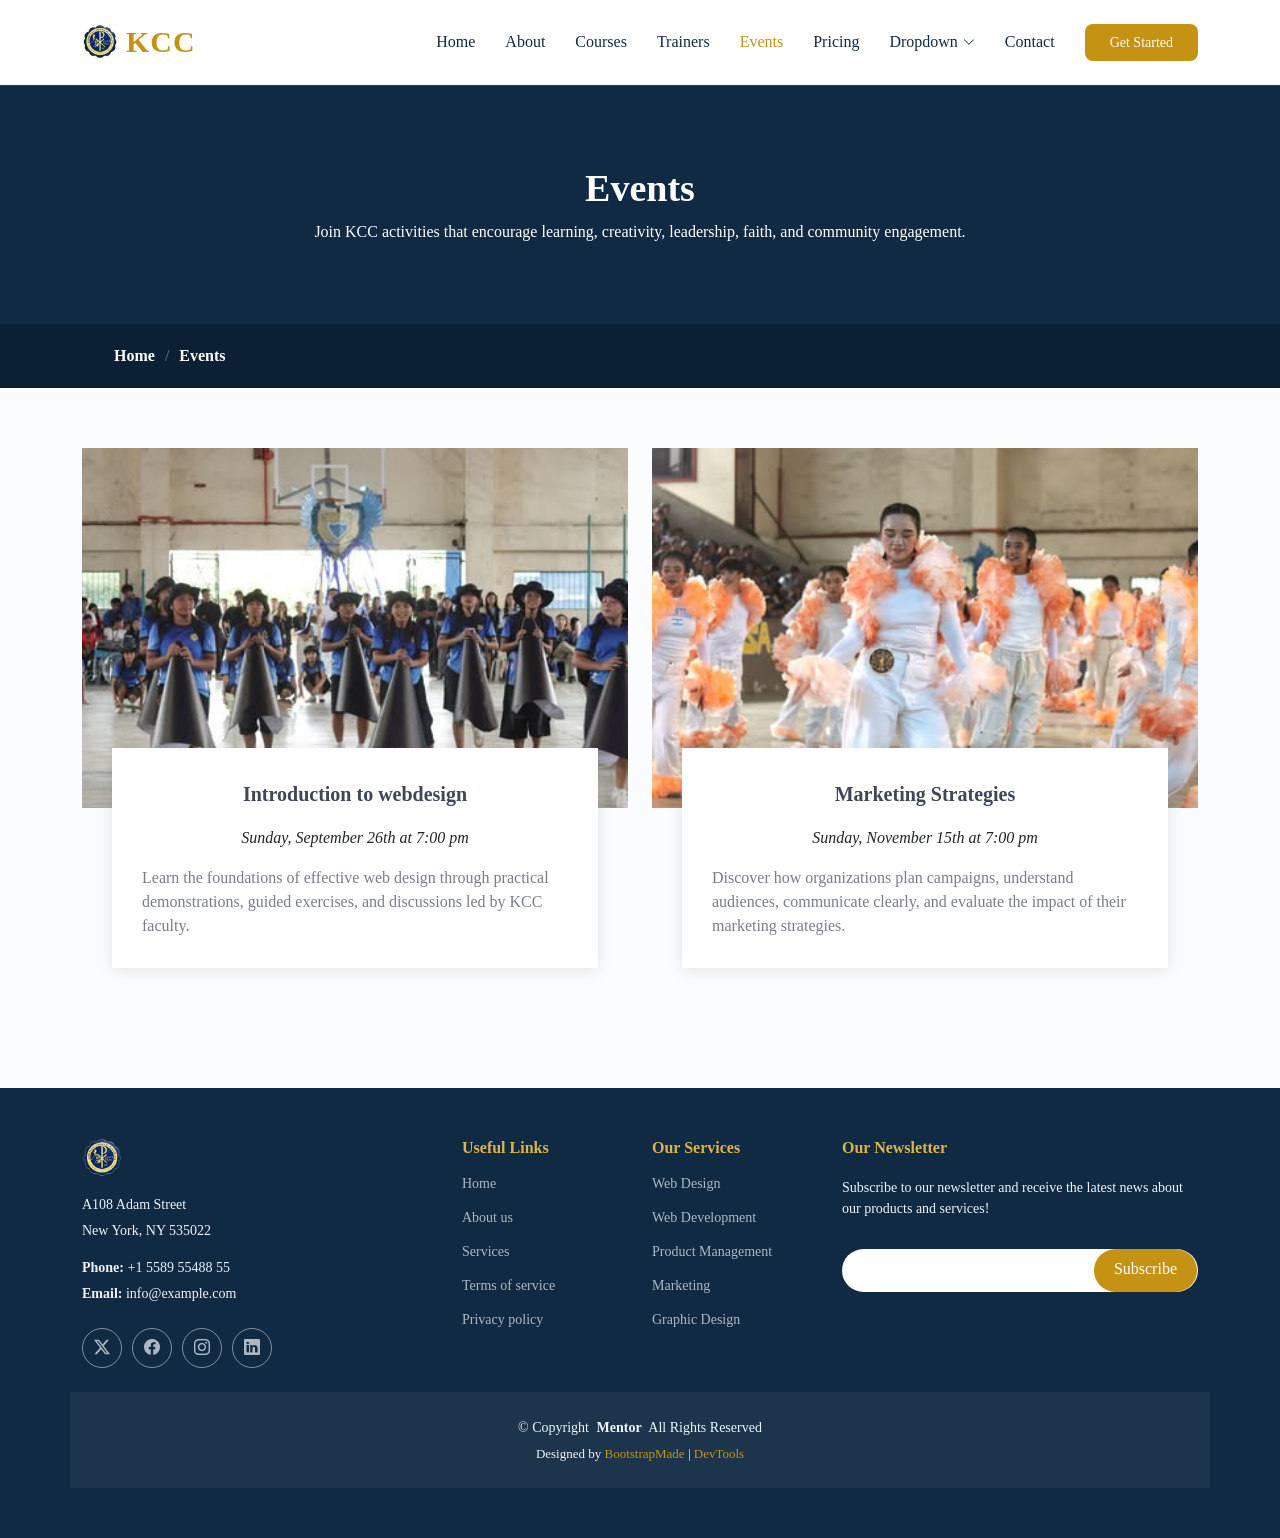
<file: events.html>
<!DOCTYPE html>
<html lang="en">

<head>
  <meta charset="utf-8">
  <meta content="width=device-width, initial-scale=1.0" name="viewport">
  <title>Events - Kabankalan Catholic College</title>
  <meta name="description" content="">
  <meta name="keywords" content="">

  <!-- Favicons -->
  <link href="assets/img/favicon.png" rel="icon">
  <link href="assets/img/apple-touch-icon.png" rel="apple-touch-icon">

  <!-- Fonts -->
  <link href="https://fonts.googleapis.com" rel="preconnect">
  <link href="https://fonts.gstatic.com" rel="preconnect" crossorigin>
  <link href="https://fonts.googleapis.com/css2?family=Open+Sans:ital,wght@0,300;0,400;0,500;0,600;0,700;0,800;1,300;1,400;1,500;1,600;1,700;1,800&family=Poppins:ital,wght@0,100;0,200;0,300;0,400;0,500;0,600;0,700;0,800;0,900;1,100;1,200;1,300;1,400;1,500;1,600;1,700;1,800;1,900&family=Raleway:ital,wght@0,100;0,200;0,300;0,400;0,500;0,600;0,700;0,800;0,900;1,100;1,200;1,300;1,400;1,500;1,600;1,700;1,800;1,900&display=swap" rel="stylesheet">

  <!-- Vendor CSS Files -->
  <link href="assets/vendor/bootstrap/css/bootstrap.min.css" rel="stylesheet">
  <link href="assets/vendor/bootstrap-icons/bootstrap-icons.css" rel="stylesheet">
  <link href="assets/vendor/aos/aos.css" rel="stylesheet">
  <link href="assets/vendor/glightbox/css/glightbox.min.css" rel="stylesheet">
  <link href="assets/vendor/swiper/swiper-bundle.min.css" rel="stylesheet">

  <!-- Main CSS File -->
  <link href="assets/css/main.css" rel="stylesheet">

  <!-- =======================================================
  * Template Name: Mentor
  * Template URL: https://bootstrapmade.com/mentor-free-education-bootstrap-theme/
  * Updated: Jul 07 2025 with Bootstrap v5.3.7
  * Author: BootstrapMade.com
  * License: https://bootstrapmade.com/license/
  ======================================================== -->
</head>

<body class="events-page">

  <header id="header" class="header d-flex align-items-center sticky-top">
    <div class="container-fluid container-xl position-relative d-flex align-items-center">

      <a href="index.html" class="logo d-flex align-items-center me-auto">
        <img src="assets/img/logo.png" alt="Kabankalan Catholic College logo">
        <h1>KCC</h1>
      </a>

      <nav id="navmenu" class="navmenu">
        <ul>
          <li><a href="index.html">Home<br></a></li>
          <li><a href="about.html">About</a></li>
          <li><a href="courses.html">Courses</a></li>
          <li><a href="trainers.html">Trainers</a></li>
          <li><a href="events.html" class="active">Events</a></li>
          <li><a href="pricing.html">Pricing</a></li>
          <li class="dropdown"><a href="#"><span>Dropdown</span> <i class="bi bi-chevron-down toggle-dropdown"></i></a>
            <ul>
              <li><a href="#">Dropdown 1</a></li>
              <li class="dropdown"><a href="#"><span>Deep Dropdown</span> <i class="bi bi-chevron-down toggle-dropdown"></i></a>
                <ul>
                  <li><a href="#">Deep Dropdown 1</a></li>
                  <li><a href="#">Deep Dropdown 2</a></li>
                  <li><a href="#">Deep Dropdown 3</a></li>
                  <li><a href="#">Deep Dropdown 4</a></li>
                  <li><a href="#">Deep Dropdown 5</a></li>
                </ul>
              </li>
              <li><a href="#">Dropdown 2</a></li>
              <li><a href="#">Dropdown 3</a></li>
              <li><a href="#">Dropdown 4</a></li>
            </ul>
          </li>
          <li><a href="contact.html">Contact</a></li>
        </ul>
        <i class="mobile-nav-toggle d-xl-none bi bi-list"></i>
      </nav>

      <a class="btn-getstarted" href="courses.html">Get Started</a>

    </div>
  </header>

  <main class="main">

    <!-- Page Title -->
    <div class="page-title" data-aos="fade">
      <div class="heading">
        <div class="container">
          <div class="row d-flex justify-content-center text-center">
            <div class="col-lg-8">
              <h1>Events</h1>
              <p class="mb-0">Join KCC activities that encourage learning, creativity, leadership, faith, and community engagement.</p>
            </div>
          </div>
        </div>
      </div>
      <nav class="breadcrumbs">
        <div class="container">
          <ol>
            <li><a href="index.html">Home</a></li>
            <li class="current">Events</li>
          </ol>
        </div>
      </nav>
    </div><!-- End Page Title -->

    <!-- Events Section -->
    <section id="events" class="events section">

      <div class="container" data-aos="fade-up">

        <div class="row">
          <div class="col-md-6 d-flex align-items-stretch">
            <div class="card">
              <div class="card-img">
                <img src="assets/img/event/event1.jpeg" alt="...">
              </div>
              <div class="card-body">
                <h5 class="card-title"><a href="">Introduction to webdesign</a></h5>
                <p class="fst-italic text-center">Sunday, September 26th at 7:00 pm</p>
                <p class="card-text">Learn the foundations of effective web design through practical demonstrations, guided exercises, and discussions led by KCC faculty.</p>
              </div>
            </div>
          </div>
          <div class="col-md-6 d-flex align-items-stretch">
            <div class="card">
              <div class="card-img">
                <img src="assets/img/event/event2.jpeg" alt="...">
              </div>
              <div class="card-body">
                <h5 class="card-title"><a href="">Marketing Strategies</a></h5>
                <p class="fst-italic text-center">Sunday, November 15th at 7:00 pm</p>
                <p class="card-text">Discover how organizations plan campaigns, understand audiences, communicate clearly, and evaluate the impact of their marketing strategies.</p>
              </div>
            </div>

          </div>
        </div>

      </div>

    </section><!-- /Events Section -->

  </main>

  <footer id="footer" class="footer position-relative light-background">

    <div class="container footer-top">
      <div class="row gy-4">
        <div class="col-lg-4 col-md-6 footer-about">
          <a href="index.html" class="logo d-flex align-items-center">
            <img src="assets/img/logo.png" alt="Kabankalan Catholic College logo">
          </a>
          <div class="footer-contact pt-3">
            <p>A108 Adam Street</p>
            <p>New York, NY 535022</p>
            <p class="mt-3"><strong>Phone:</strong> <span>+1 5589 55488 55</span></p>
            <p><strong>Email:</strong> <span>info@example.com</span></p>
          </div>
          <div class="social-links d-flex mt-4">
            <a href=""><i class="bi bi-twitter-x"></i></a>
            <a href=""><i class="bi bi-facebook"></i></a>
            <a href=""><i class="bi bi-instagram"></i></a>
            <a href=""><i class="bi bi-linkedin"></i></a>
          </div>
        </div>

        <div class="col-lg-2 col-md-3 footer-links">
          <h4>Useful Links</h4>
          <ul>
            <li><a href="#">Home</a></li>
            <li><a href="#">About us</a></li>
            <li><a href="#">Services</a></li>
            <li><a href="#">Terms of service</a></li>
            <li><a href="#">Privacy policy</a></li>
          </ul>
        </div>

        <div class="col-lg-2 col-md-3 footer-links">
          <h4>Our Services</h4>
          <ul>
            <li><a href="#">Web Design</a></li>
            <li><a href="#">Web Development</a></li>
            <li><a href="#">Product Management</a></li>
            <li><a href="#">Marketing</a></li>
            <li><a href="#">Graphic Design</a></li>
          </ul>
        </div>

        <div class="col-lg-4 col-md-12 footer-newsletter">
          <h4>Our Newsletter</h4>
          <p>Subscribe to our newsletter and receive the latest news about our products and services!</p>
          <form action="#" method="post" class="email-form">
            <div class="newsletter-form"><input type="email" name="email"><input type="submit" value="Subscribe"></div>
            <div class="loading">Loading</div>
            <div class="error-message"></div>
            <div class="sent-message">Your subscription request has been sent. Thank you!</div>
          </form>
        </div>

      </div>
    </div>

    <div class="container copyright text-center mt-4">
      <p>© <span>Copyright</span> <strong class="px-1 sitename">Mentor</strong> <span>All Rights Reserved</span></p>
      <div class="credits">
        <!-- All the links in the footer should remain intact. -->
        <!-- You can delete the links only if you've purchased the pro version. -->
        <!-- Licensing information: https://bootstrapmade.com/license/ -->
        Designed by <a href="https://bootstrapmade.com/">BootstrapMade</a> | <a href="https://bootstrapmade.com/tools/">DevTools</a>
      </div>
    </div>

  </footer>

  <!-- Scroll Top -->
  <a href="#" id="scroll-top" class="scroll-top d-flex align-items-center justify-content-center"><i class="bi bi-arrow-up-short"></i></a>

  <!-- Preloader -->
  <div id="preloader"></div>

  <!-- Vendor JS Files -->
  <script src="assets/vendor/bootstrap/js/bootstrap.bundle.min.js"></script>
  <script src="assets/vendor/aos/aos.js"></script>
  <script src="assets/vendor/glightbox/js/glightbox.min.js"></script>
  <script src="assets/vendor/purecounter/purecounter_vanilla.js"></script>
  <script src="assets/vendor/swiper/swiper-bundle.min.js"></script>

  <!-- Main JS File -->
  <script src="assets/js/main.js"></script>

</body>

</html>
</file>
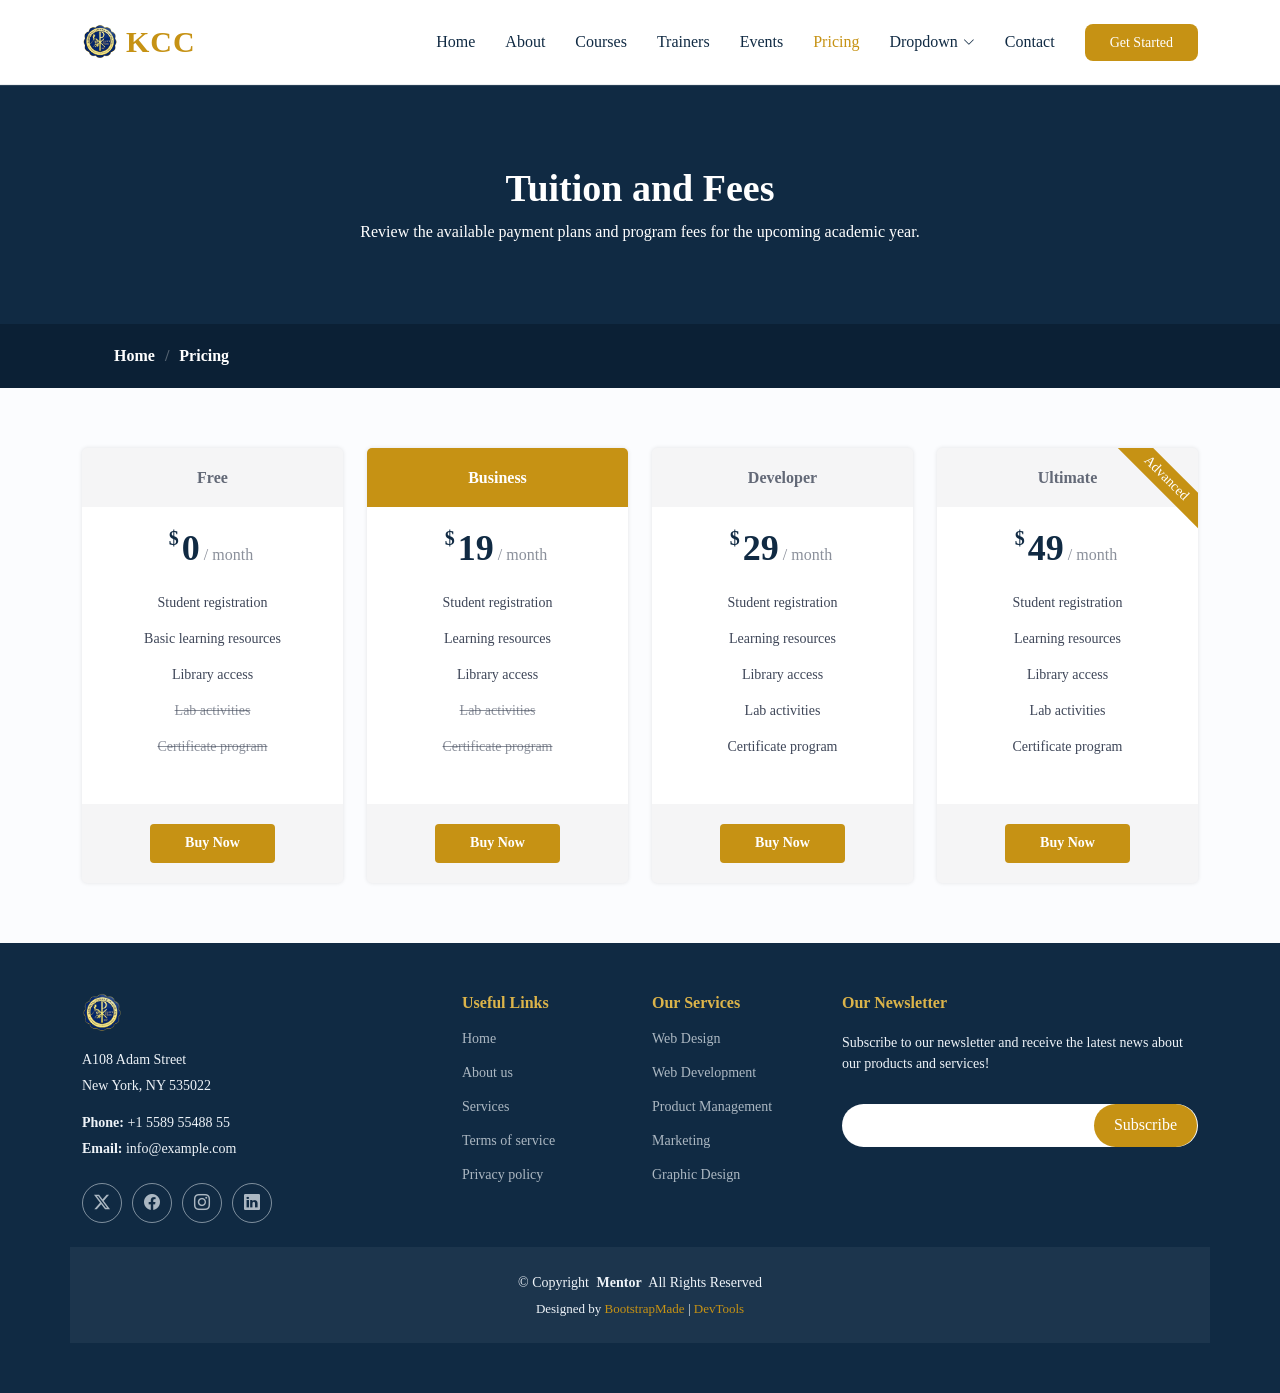
<file: pricing.html>
<!DOCTYPE html>
<html lang="en">

<head>
  <meta charset="utf-8">
  <meta content="width=device-width, initial-scale=1.0" name="viewport">
  <title>Tuition and Fees - Kabankalan Catholic College</title>
  <meta name="description" content="">
  <meta name="keywords" content="">

  <!-- Favicons -->
  <link href="assets/img/favicon.png" rel="icon">
  <link href="assets/img/apple-touch-icon.png" rel="apple-touch-icon">

  <!-- Fonts -->
  <link href="https://fonts.googleapis.com" rel="preconnect">
  <link href="https://fonts.gstatic.com" rel="preconnect" crossorigin>
  <link href="https://fonts.googleapis.com/css2?family=Open+Sans:ital,wght@0,300;0,400;0,500;0,600;0,700;0,800;1,300;1,400;1,500;1,600;1,700;1,800&family=Poppins:ital,wght@0,100;0,200;0,300;0,400;0,500;0,600;0,700;0,800;0,900;1,100;1,200;1,300;1,400;1,500;1,600;1,700;1,800;1,900&family=Raleway:ital,wght@0,100;0,200;0,300;0,400;0,500;0,600;0,700;0,800;0,900;1,100;1,200;1,300;1,400;1,500;1,600;1,700;1,800;1,900&display=swap" rel="stylesheet">

  <!-- Vendor CSS Files -->
  <link href="assets/vendor/bootstrap/css/bootstrap.min.css" rel="stylesheet">
  <link href="assets/vendor/bootstrap-icons/bootstrap-icons.css" rel="stylesheet">
  <link href="assets/vendor/aos/aos.css" rel="stylesheet">
  <link href="assets/vendor/glightbox/css/glightbox.min.css" rel="stylesheet">
  <link href="assets/vendor/swiper/swiper-bundle.min.css" rel="stylesheet">

  <!-- Main CSS File -->
  <link href="assets/css/main.css" rel="stylesheet">

  <!-- =======================================================
  * Template Name: Mentor
  * Template URL: https://bootstrapmade.com/mentor-free-education-bootstrap-theme/
  * Updated: Jul 07 2025 with Bootstrap v5.3.7
  * Author: BootstrapMade.com
  * License: https://bootstrapmade.com/license/
  ======================================================== -->
</head>

<body class="pricing-page">

  <header id="header" class="header d-flex align-items-center sticky-top">
    <div class="container-fluid container-xl position-relative d-flex align-items-center">

      <a href="index.html" class="logo d-flex align-items-center me-auto">
        <img src="assets/img/logo.png" alt="Kabankalan Catholic College logo">
        <h1>KCC</h1>
      </a>

      <nav id="navmenu" class="navmenu">
        <ul>
          <li><a href="index.html">Home<br></a></li>
          <li><a href="about.html">About</a></li>
          <li><a href="courses.html">Courses</a></li>
          <li><a href="trainers.html">Trainers</a></li>
          <li><a href="events.html">Events</a></li>
          <li><a href="pricing.html" class="active">Pricing</a></li>
          <li class="dropdown"><a href="#"><span>Dropdown</span> <i class="bi bi-chevron-down toggle-dropdown"></i></a>
            <ul>
              <li><a href="#">Dropdown 1</a></li>
              <li class="dropdown"><a href="#"><span>Deep Dropdown</span> <i class="bi bi-chevron-down toggle-dropdown"></i></a>
                <ul>
                  <li><a href="#">Deep Dropdown 1</a></li>
                  <li><a href="#">Deep Dropdown 2</a></li>
                  <li><a href="#">Deep Dropdown 3</a></li>
                  <li><a href="#">Deep Dropdown 4</a></li>
                  <li><a href="#">Deep Dropdown 5</a></li>
                </ul>
              </li>
              <li><a href="#">Dropdown 2</a></li>
              <li><a href="#">Dropdown 3</a></li>
              <li><a href="#">Dropdown 4</a></li>
            </ul>
          </li>
          <li><a href="contact.html">Contact</a></li>
        </ul>
        <i class="mobile-nav-toggle d-xl-none bi bi-list"></i>
      </nav>

      <a class="btn-getstarted" href="courses.html">Get Started</a>

    </div>
  </header>

  <main class="main">

    <!-- Page Title -->
    <div class="page-title" data-aos="fade">
      <div class="heading">
        <div class="container">
          <div class="row d-flex justify-content-center text-center">
            <div class="col-lg-8">
              <h1>Tuition and Fees</h1>
              <p class="mb-0">Review the available payment plans and program fees for the upcoming academic year.</p>
            </div>
          </div>
        </div>
      </div>
      <nav class="breadcrumbs">
        <div class="container">
          <ol>
            <li><a href="index.html">Home</a></li>
            <li class="current">Pricing</li>
          </ol>
        </div>
      </nav>
    </div><!-- End Page Title -->

    <!-- Pricing Section -->
    <section id="pricing" class="pricing section">

      <div class="container">

        <div class="row gy-3">

          <div class="col-xl-3 col-lg-6" data-aos="fade-up" data-aos-delay="100">
            <div class="pricing-item">
              <h3>Free</h3>
              <h4><sup>$</sup>0<span> / month</span></h4>
              <ul>
                <li>Student registration</li>
                <li>Basic learning resources</li>
                <li>Library access</li>
                <li class="na">Lab activities</li>
                <li class="na">Certificate program</li>
              </ul>
              <div class="btn-wrap">
                <a href="#" class="btn-buy">Buy Now</a>
              </div>
            </div>
          </div><!-- End Pricing Item -->

          <div class="col-xl-3 col-lg-6" data-aos="fade-up" data-aos-delay="200">
            <div class="pricing-item featured">
              <h3>Business</h3>
              <h4><sup>$</sup>19<span> / month</span></h4>
              <ul>
                <li>Student registration</li>
                <li>Learning resources</li>
                <li>Library access</li>
                <li class="na">Lab activities</li>
                <li class="na">Certificate program</li>
              </ul>
              <div class="btn-wrap">
                <a href="#" class="btn-buy">Buy Now</a>
              </div>
            </div>
          </div><!-- End Pricing Item -->

          <div class="col-xl-3 col-lg-6" data-aos="fade-up" data-aos-delay="400">
            <div class="pricing-item">
              <h3>Developer</h3>
              <h4><sup>$</sup>29<span> / month</span></h4>
              <ul>
                <li>Student registration</li>
                <li>Learning resources</li>
                <li>Library access</li>
                <li>Lab activities</li>
                <li>Certificate program</li>
              </ul>
              <div class="btn-wrap">
                <a href="#" class="btn-buy">Buy Now</a>
              </div>
            </div>
          </div><!-- End Pricing Item -->

          <div class="col-xl-3 col-lg-6" data-aos="fade-up" data-aos-delay="400">
            <div class="pricing-item">
              <span class="advanced">Advanced</span>
              <h3>Ultimate</h3>
              <h4><sup>$</sup>49<span> / month</span></h4>
              <ul>
                <li>Student registration</li>
                <li>Learning resources</li>
                <li>Library access</li>
                <li>Lab activities</li>
                <li>Certificate program</li>
              </ul>
              <div class="btn-wrap">
                <a href="#" class="btn-buy">Buy Now</a>
              </div>
            </div>
          </div><!-- End Pricing Item -->

        </div>

      </div>

    </section><!-- /Pricing Section -->

  </main>

  <footer id="footer" class="footer position-relative light-background">

    <div class="container footer-top">
      <div class="row gy-4">
        <div class="col-lg-4 col-md-6 footer-about">
          <a href="index.html" class="logo d-flex align-items-center">
            <img src="assets/img/logo.png" alt="Kabankalan Catholic College logo">
          </a>
          <div class="footer-contact pt-3">
            <p>A108 Adam Street</p>
            <p>New York, NY 535022</p>
            <p class="mt-3"><strong>Phone:</strong> <span>+1 5589 55488 55</span></p>
            <p><strong>Email:</strong> <span>info@example.com</span></p>
          </div>
          <div class="social-links d-flex mt-4">
            <a href=""><i class="bi bi-twitter-x"></i></a>
            <a href=""><i class="bi bi-facebook"></i></a>
            <a href=""><i class="bi bi-instagram"></i></a>
            <a href=""><i class="bi bi-linkedin"></i></a>
          </div>
        </div>

        <div class="col-lg-2 col-md-3 footer-links">
          <h4>Useful Links</h4>
          <ul>
            <li><a href="#">Home</a></li>
            <li><a href="#">About us</a></li>
            <li><a href="#">Services</a></li>
            <li><a href="#">Terms of service</a></li>
            <li><a href="#">Privacy policy</a></li>
          </ul>
        </div>

        <div class="col-lg-2 col-md-3 footer-links">
          <h4>Our Services</h4>
          <ul>
            <li><a href="#">Web Design</a></li>
            <li><a href="#">Web Development</a></li>
            <li><a href="#">Product Management</a></li>
            <li><a href="#">Marketing</a></li>
            <li><a href="#">Graphic Design</a></li>
          </ul>
        </div>

        <div class="col-lg-4 col-md-12 footer-newsletter">
          <h4>Our Newsletter</h4>
          <p>Subscribe to our newsletter and receive the latest news about our products and services!</p>
          <form action="#" method="post" class="email-form">
            <div class="newsletter-form"><input type="email" name="email"><input type="submit" value="Subscribe"></div>
            <div class="loading">Loading</div>
            <div class="error-message"></div>
            <div class="sent-message">Your subscription request has been sent. Thank you!</div>
          </form>
        </div>

      </div>
    </div>

    <div class="container copyright text-center mt-4">
      <p>© <span>Copyright</span> <strong class="px-1 sitename">Mentor</strong> <span>All Rights Reserved</span></p>
      <div class="credits">
        <!-- All the links in the footer should remain intact. -->
        <!-- You can delete the links only if you've purchased the pro version. -->
        <!-- Licensing information: https://bootstrapmade.com/license/ -->
        Designed by <a href="https://bootstrapmade.com/">BootstrapMade</a> | <a href="https://bootstrapmade.com/tools/">DevTools</a>
      </div>
    </div>

  </footer>

  <!-- Scroll Top -->
  <a href="#" id="scroll-top" class="scroll-top d-flex align-items-center justify-content-center"><i class="bi bi-arrow-up-short"></i></a>

  <!-- Preloader -->
  <div id="preloader"></div>

  <!-- Vendor JS Files -->
  <script src="assets/vendor/bootstrap/js/bootstrap.bundle.min.js"></script>
  <script src="assets/vendor/aos/aos.js"></script>
  <script src="assets/vendor/glightbox/js/glightbox.min.js"></script>
  <script src="assets/vendor/purecounter/purecounter_vanilla.js"></script>
  <script src="assets/vendor/swiper/swiper-bundle.min.js"></script>

  <!-- Main JS File -->
  <script src="assets/js/main.js"></script>

</body>

</html>
</file>
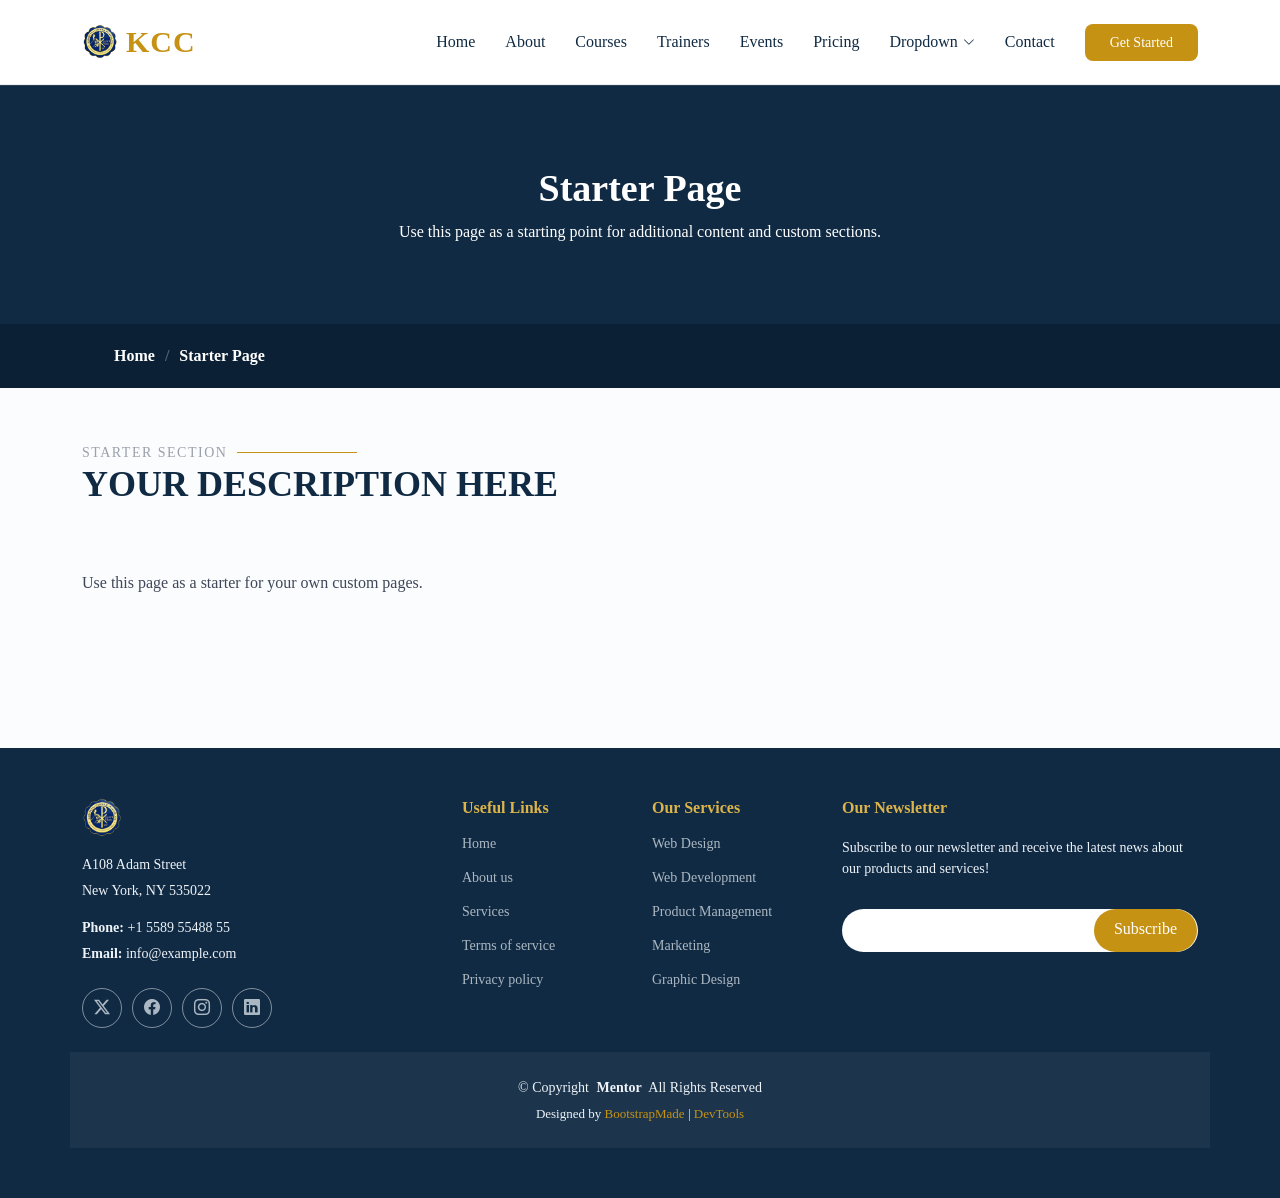
<file: starter-page.html>
<!DOCTYPE html>
<html lang="en">

<head>
  <meta charset="utf-8">
  <meta content="width=device-width, initial-scale=1.0" name="viewport">
  <title>Starter Page - Kabankalan Catholic College</title>
  <meta name="description" content="">
  <meta name="keywords" content="">

  <!-- Favicons -->
  <link href="assets/img/favicon.png" rel="icon">
  <link href="assets/img/apple-touch-icon.png" rel="apple-touch-icon">

  <!-- Fonts -->
  <link href="https://fonts.googleapis.com" rel="preconnect">
  <link href="https://fonts.gstatic.com" rel="preconnect" crossorigin>
  <link href="https://fonts.googleapis.com/css2?family=Open+Sans:ital,wght@0,300;0,400;0,500;0,600;0,700;0,800;1,300;1,400;1,500;1,600;1,700;1,800&family=Poppins:ital,wght@0,100;0,200;0,300;0,400;0,500;0,600;0,700;0,800;0,900;1,100;1,200;1,300;1,400;1,500;1,600;1,700;1,800;1,900&family=Raleway:ital,wght@0,100;0,200;0,300;0,400;0,500;0,600;0,700;0,800;0,900;1,100;1,200;1,300;1,400;1,500;1,600;1,700;1,800;1,900&display=swap" rel="stylesheet">

  <!-- Vendor CSS Files -->
  <link href="assets/vendor/bootstrap/css/bootstrap.min.css" rel="stylesheet">
  <link href="assets/vendor/bootstrap-icons/bootstrap-icons.css" rel="stylesheet">
  <link href="assets/vendor/aos/aos.css" rel="stylesheet">
  <link href="assets/vendor/glightbox/css/glightbox.min.css" rel="stylesheet">
  <link href="assets/vendor/swiper/swiper-bundle.min.css" rel="stylesheet">

  <!-- Main CSS File -->
  <link href="assets/css/main.css" rel="stylesheet">

  <!-- =======================================================
  * Template Name: Mentor
  * Template URL: https://bootstrapmade.com/mentor-free-education-bootstrap-theme/
  * Updated: Jul 07 2025 with Bootstrap v5.3.7
  * Author: BootstrapMade.com
  * License: https://bootstrapmade.com/license/
  ======================================================== -->
</head>

<body class="starter-page-page">

  <header id="header" class="header d-flex align-items-center sticky-top">
    <div class="container-fluid container-xl position-relative d-flex align-items-center">

      <a href="index.html" class="logo d-flex align-items-center me-auto">
        <img src="assets/img/logo.png" alt="Kabankalan Catholic College logo">
        <h1>KCC</h1>
      </a>

      <nav id="navmenu" class="navmenu">
        <ul>
          <li><a href="index.html">Home<br></a></li>
          <li><a href="about.html">About</a></li>
          <li><a href="courses.html">Courses</a></li>
          <li><a href="trainers.html">Trainers</a></li>
          <li><a href="events.html">Events</a></li>
          <li><a href="pricing.html">Pricing</a></li>
          <li class="dropdown"><a href="#"><span>Dropdown</span> <i class="bi bi-chevron-down toggle-dropdown"></i></a>
            <ul>
              <li><a href="#">Dropdown 1</a></li>
              <li class="dropdown"><a href="#"><span>Deep Dropdown</span> <i class="bi bi-chevron-down toggle-dropdown"></i></a>
                <ul>
                  <li><a href="#">Deep Dropdown 1</a></li>
                  <li><a href="#">Deep Dropdown 2</a></li>
                  <li><a href="#">Deep Dropdown 3</a></li>
                  <li><a href="#">Deep Dropdown 4</a></li>
                  <li><a href="#">Deep Dropdown 5</a></li>
                </ul>
              </li>
              <li><a href="#">Dropdown 2</a></li>
              <li><a href="#">Dropdown 3</a></li>
              <li><a href="#">Dropdown 4</a></li>
            </ul>
          </li>
          <li><a href="contact.html">Contact</a></li>
        </ul>
        <i class="mobile-nav-toggle d-xl-none bi bi-list"></i>
      </nav>

      <a class="btn-getstarted" href="courses.html">Get Started</a>

    </div>
  </header>

  <main class="main">

    <!-- Page Title -->
    <div class="page-title" data-aos="fade">
      <div class="heading">
        <div class="container">
          <div class="row d-flex justify-content-center text-center">
            <div class="col-lg-8">
              <h1>Starter Page</h1>
              <p class="mb-0">Use this page as a starting point for additional content and custom sections.</p>
            </div>
          </div>
        </div>
      </div>
      <nav class="breadcrumbs">
        <div class="container">
          <ol>
            <li><a href="index.html">Home</a></li>
            <li class="current">Starter Page</li>
          </ol>
        </div>
      </nav>
    </div><!-- End Page Title -->

    <!-- Starter Section Section -->
    <section id="starter-section" class="starter-section section">

      <!-- Section Title -->
      <div class="container section-title" data-aos="fade-up">
        <h2>Starter Section</h2>
        <p>Your Description Here<br></p>
      </div><!-- End Section Title -->

      <div class="container" data-aos="fade-up">
        <p>Use this page as a starter for your own custom pages.</p>
      </div>

    </section><!-- /Starter Section Section -->

  </main>

  <footer id="footer" class="footer position-relative light-background">

    <div class="container footer-top">
      <div class="row gy-4">
        <div class="col-lg-4 col-md-6 footer-about">
          <a href="index.html" class="logo d-flex align-items-center">
            <img src="assets/img/logo.png" alt="Kabankalan Catholic College logo">
          </a>
          <div class="footer-contact pt-3">
            <p>A108 Adam Street</p>
            <p>New York, NY 535022</p>
            <p class="mt-3"><strong>Phone:</strong> <span>+1 5589 55488 55</span></p>
            <p><strong>Email:</strong> <span>info@example.com</span></p>
          </div>
          <div class="social-links d-flex mt-4">
            <a href=""><i class="bi bi-twitter-x"></i></a>
            <a href=""><i class="bi bi-facebook"></i></a>
            <a href=""><i class="bi bi-instagram"></i></a>
            <a href=""><i class="bi bi-linkedin"></i></a>
          </div>
        </div>

        <div class="col-lg-2 col-md-3 footer-links">
          <h4>Useful Links</h4>
          <ul>
            <li><a href="#">Home</a></li>
            <li><a href="#">About us</a></li>
            <li><a href="#">Services</a></li>
            <li><a href="#">Terms of service</a></li>
            <li><a href="#">Privacy policy</a></li>
          </ul>
        </div>

        <div class="col-lg-2 col-md-3 footer-links">
          <h4>Our Services</h4>
          <ul>
            <li><a href="#">Web Design</a></li>
            <li><a href="#">Web Development</a></li>
            <li><a href="#">Product Management</a></li>
            <li><a href="#">Marketing</a></li>
            <li><a href="#">Graphic Design</a></li>
          </ul>
        </div>

        <div class="col-lg-4 col-md-12 footer-newsletter">
          <h4>Our Newsletter</h4>
          <p>Subscribe to our newsletter and receive the latest news about our products and services!</p>
          <form action="#" method="post" class="email-form">
            <div class="newsletter-form"><input type="email" name="email"><input type="submit" value="Subscribe"></div>
            <div class="loading">Loading</div>
            <div class="error-message"></div>
            <div class="sent-message">Your subscription request has been sent. Thank you!</div>
          </form>
        </div>

      </div>
    </div>

    <div class="container copyright text-center mt-4">
      <p>© <span>Copyright</span> <strong class="px-1 sitename">Mentor</strong> <span>All Rights Reserved</span></p>
      <div class="credits">
        <!-- All the links in the footer should remain intact. -->
        <!-- You can delete the links only if you've purchased the pro version. -->
        <!-- Licensing information: https://bootstrapmade.com/license/ -->
        Designed by <a href="https://bootstrapmade.com/">BootstrapMade</a> | <a href="https://bootstrapmade.com/tools/">DevTools</a>
      </div>
    </div>

  </footer>

  <!-- Scroll Top -->
  <a href="#" id="scroll-top" class="scroll-top d-flex align-items-center justify-content-center"><i class="bi bi-arrow-up-short"></i></a>

  <!-- Preloader -->
  <div id="preloader"></div>

  <!-- Vendor JS Files -->
  <script src="assets/vendor/bootstrap/js/bootstrap.bundle.min.js"></script>
  <script src="assets/vendor/aos/aos.js"></script>
  <script src="assets/vendor/glightbox/js/glightbox.min.js"></script>
  <script src="assets/vendor/purecounter/purecounter_vanilla.js"></script>
  <script src="assets/vendor/swiper/swiper-bundle.min.js"></script>

  <!-- Main JS File -->
  <script src="assets/js/main.js"></script>

</body>

</html>
</file>
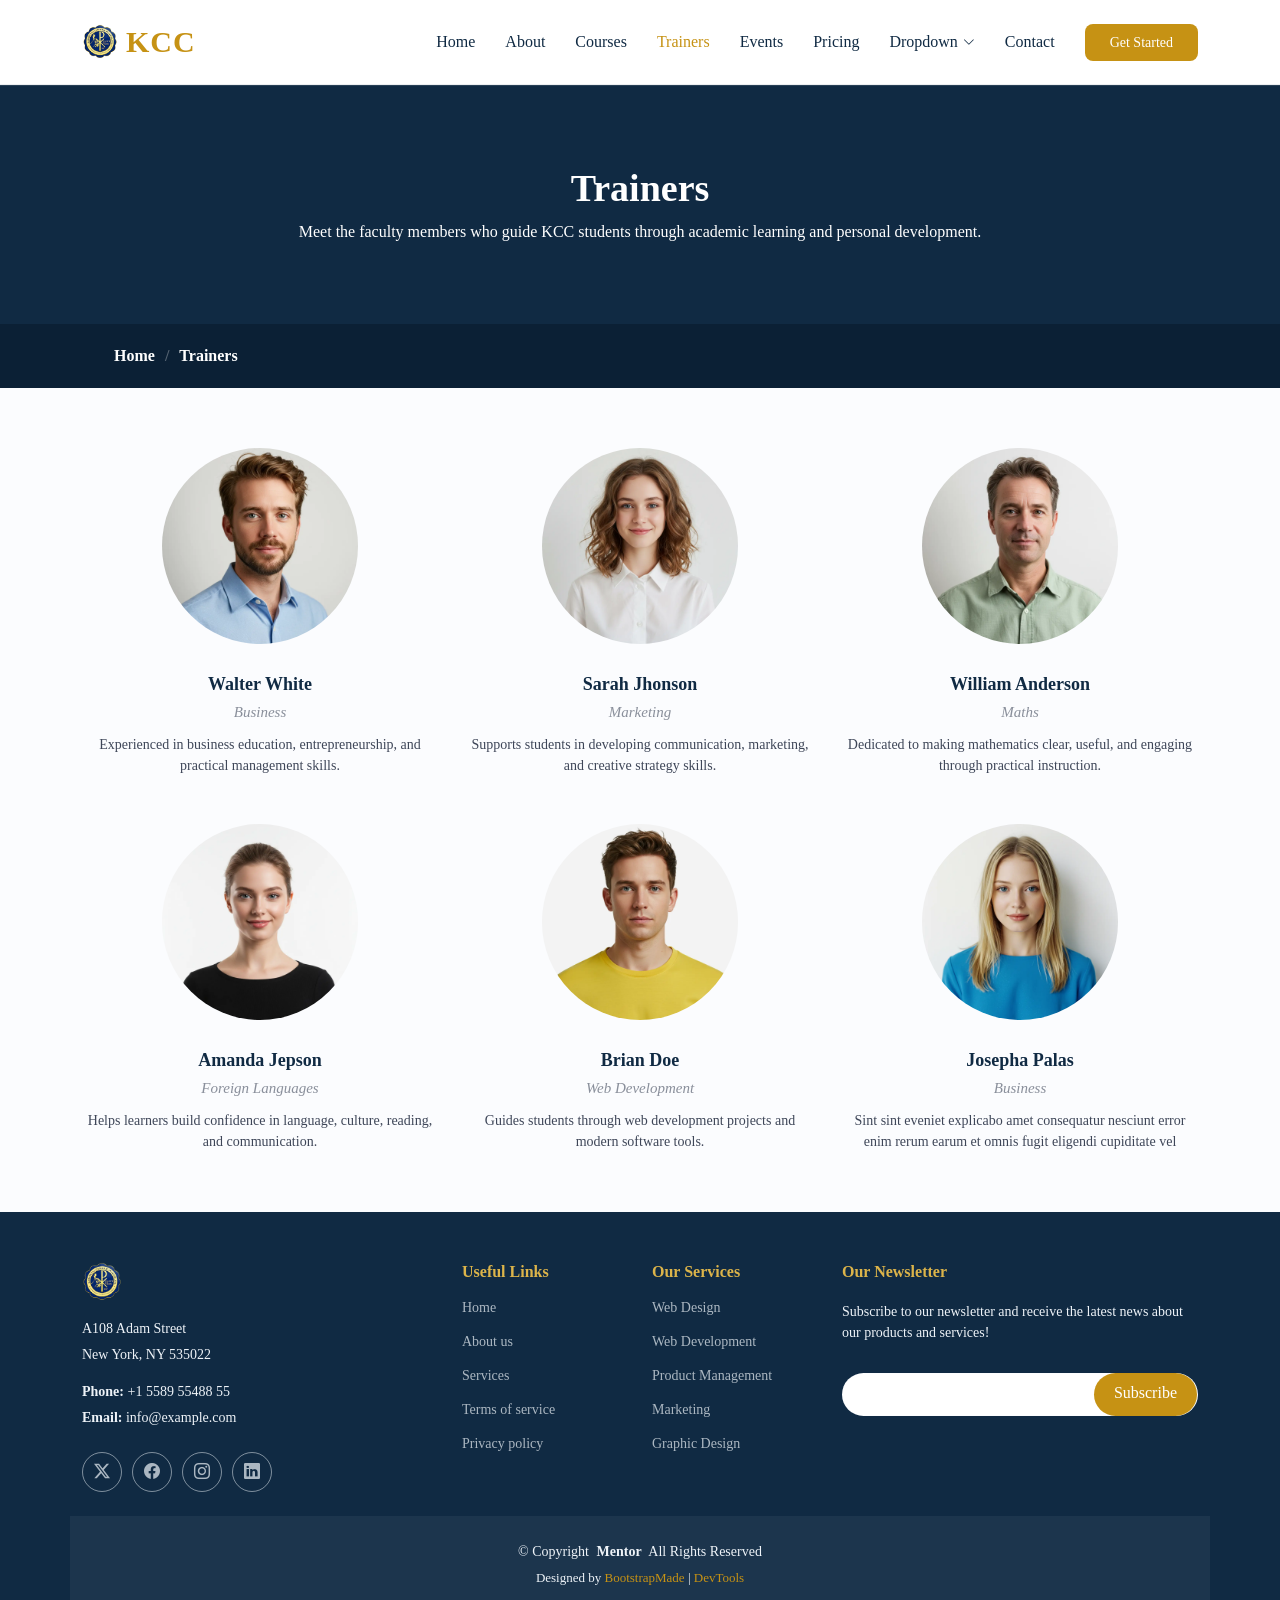
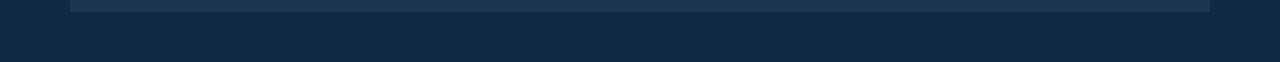
<file: trainers.html>
<!DOCTYPE html>
<html lang="en">

<head>
  <meta charset="utf-8">
  <meta content="width=device-width, initial-scale=1.0" name="viewport">
  <title>Trainers - Kabankalan Catholic College</title>
  <meta name="description" content="">
  <meta name="keywords" content="">

  <!-- Favicons -->
  <link href="assets/img/favicon.png" rel="icon">
  <link href="assets/img/apple-touch-icon.png" rel="apple-touch-icon">

  <!-- Fonts -->
  <link href="https://fonts.googleapis.com" rel="preconnect">
  <link href="https://fonts.gstatic.com" rel="preconnect" crossorigin>
  <link href="https://fonts.googleapis.com/css2?family=Open+Sans:ital,wght@0,300;0,400;0,500;0,600;0,700;0,800;1,300;1,400;1,500;1,600;1,700;1,800&family=Poppins:ital,wght@0,100;0,200;0,300;0,400;0,500;0,600;0,700;0,800;0,900;1,100;1,200;1,300;1,400;1,500;1,600;1,700;1,800;1,900&family=Raleway:ital,wght@0,100;0,200;0,300;0,400;0,500;0,600;0,700;0,800;0,900;1,100;1,200;1,300;1,400;1,500;1,600;1,700;1,800;1,900&display=swap" rel="stylesheet">

  <!-- Vendor CSS Files -->
  <link href="assets/vendor/bootstrap/css/bootstrap.min.css" rel="stylesheet">
  <link href="assets/vendor/bootstrap-icons/bootstrap-icons.css" rel="stylesheet">
  <link href="assets/vendor/aos/aos.css" rel="stylesheet">
  <link href="assets/vendor/glightbox/css/glightbox.min.css" rel="stylesheet">
  <link href="assets/vendor/swiper/swiper-bundle.min.css" rel="stylesheet">

  <!-- Main CSS File -->
  <link href="assets/css/main.css" rel="stylesheet">

  <!-- =======================================================
  * Template Name: Mentor
  * Template URL: https://bootstrapmade.com/mentor-free-education-bootstrap-theme/
  * Updated: Jul 07 2025 with Bootstrap v5.3.7
  * Author: BootstrapMade.com
  * License: https://bootstrapmade.com/license/
  ======================================================== -->
</head>

<body class="trainers-page">

  <header id="header" class="header d-flex align-items-center sticky-top">
    <div class="container-fluid container-xl position-relative d-flex align-items-center">

      <a href="index.html" class="logo d-flex align-items-center me-auto">
        <img src="assets/img/logo.png" alt="Kabankalan Catholic College logo">
        <h1>KCC</h1>
      </a>

      <nav id="navmenu" class="navmenu">
        <ul>
          <li><a href="index.html">Home<br></a></li>
          <li><a href="about.html">About</a></li>
          <li><a href="courses.html">Courses</a></li>
          <li><a href="trainers.html" class="active">Trainers</a></li>
          <li><a href="events.html">Events</a></li>
          <li><a href="pricing.html">Pricing</a></li>
          <li class="dropdown"><a href="#"><span>Dropdown</span> <i class="bi bi-chevron-down toggle-dropdown"></i></a>
            <ul>
              <li><a href="#">Dropdown 1</a></li>
              <li class="dropdown"><a href="#"><span>Deep Dropdown</span> <i class="bi bi-chevron-down toggle-dropdown"></i></a>
                <ul>
                  <li><a href="#">Deep Dropdown 1</a></li>
                  <li><a href="#">Deep Dropdown 2</a></li>
                  <li><a href="#">Deep Dropdown 3</a></li>
                  <li><a href="#">Deep Dropdown 4</a></li>
                  <li><a href="#">Deep Dropdown 5</a></li>
                </ul>
              </li>
              <li><a href="#">Dropdown 2</a></li>
              <li><a href="#">Dropdown 3</a></li>
              <li><a href="#">Dropdown 4</a></li>
            </ul>
          </li>
          <li><a href="contact.html">Contact</a></li>
        </ul>
        <i class="mobile-nav-toggle d-xl-none bi bi-list"></i>
      </nav>

      <a class="btn-getstarted" href="courses.html">Get Started</a>

    </div>
  </header>

  <main class="main">

    <!-- Page Title -->
    <div class="page-title" data-aos="fade">
      <div class="heading">
        <div class="container">
          <div class="row d-flex justify-content-center text-center">
            <div class="col-lg-8">
              <h1>Trainers</h1>
              <p class="mb-0">Meet the faculty members who guide KCC students through academic learning and personal development.</p>
            </div>
          </div>
        </div>
      </div>
      <nav class="breadcrumbs">
        <div class="container">
          <ol>
            <li><a href="index.html">Home</a></li>
            <li class="current">Trainers</li>
          </ol>
        </div>
      </nav>
    </div><!-- End Page Title -->

    <!-- Trainers Section -->
    <section id="trainers" class="section trainers">

      <div class="container">

        <div class="row gy-5">

          <div class="col-lg-4 col-md-6 member" data-aos="fade-up" data-aos-delay="100">
            <div class="member-img">
              <img src="assets/img/person/person-m-7.webp" class="img-fluid" alt="">
              <div class="social">
                <a href="#"><i class="bi bi-twitter-x"></i></a>
                <a href="#"><i class="bi bi-facebook"></i></a>
                <a href="#"><i class="bi bi-instagram"></i></a>
                <a href="#"><i class="bi bi-linkedin"></i></a>
              </div>
            </div>
            <div class="member-info text-center">
              <h4>Walter White</h4>
              <span>Business</span>
              <p>Experienced in business education, entrepreneurship, and practical management skills.</p>
            </div>
          </div><!-- End Team Member -->

          <div class="col-lg-4 col-md-6 member" data-aos="fade-up" data-aos-delay="200">
            <div class="member-img">
              <img src="assets/img/person/person-f-8.webp" class="img-fluid" alt="">
              <div class="social">
                <a href="#"><i class="bi bi-twitter-x"></i></a>
                <a href="#"><i class="bi bi-facebook"></i></a>
                <a href="#"><i class="bi bi-instagram"></i></a>
                <a href="#"><i class="bi bi-linkedin"></i></a>
              </div>
            </div>
            <div class="member-info text-center">
              <h4>Sarah Jhonson</h4>
              <span>Marketing</span>
              <p>Supports students in developing communication, marketing, and creative strategy skills.</p>
            </div>
          </div><!-- End Team Member -->

          <div class="col-lg-4 col-md-6 member" data-aos="fade-up" data-aos-delay="300">
            <div class="member-img">
              <img src="assets/img/person/person-m-6.webp" class="img-fluid" alt="">
              <div class="social">
                <a href="#"><i class="bi bi-twitter-x"></i></a>
                <a href="#"><i class="bi bi-facebook"></i></a>
                <a href="#"><i class="bi bi-instagram"></i></a>
                <a href="#"><i class="bi bi-linkedin"></i></a>
              </div>
            </div>
            <div class="member-info text-center">
              <h4>William Anderson</h4>
              <span>Maths</span>
              <p>Dedicated to making mathematics clear, useful, and engaging through practical instruction.</p>
            </div>
          </div><!-- End Team Member -->

          <div class="col-lg-4 col-md-6 member" data-aos="fade-up" data-aos-delay="400">
            <div class="member-img">
              <img src="assets/img/person/person-f-4.webp" class="img-fluid" alt="">
              <div class="social">
                <a href="#"><i class="bi bi-twitter-x"></i></a>
                <a href="#"><i class="bi bi-facebook"></i></a>
                <a href="#"><i class="bi bi-instagram"></i></a>
                <a href="#"><i class="bi bi-linkedin"></i></a>
              </div>
            </div>
            <div class="member-info text-center">
              <h4>Amanda Jepson</h4>
              <span>Foreign Languages</span>
              <p>Helps learners build confidence in language, culture, reading, and communication.</p>
            </div>
          </div><!-- End Team Member -->

          <div class="col-lg-4 col-md-6 member" data-aos="fade-up" data-aos-delay="500">
            <div class="member-img">
              <img src="assets/img/person/person-m-12.webp" class="img-fluid" alt="">
              <div class="social">
                <a href="#"><i class="bi bi-twitter-x"></i></a>
                <a href="#"><i class="bi bi-facebook"></i></a>
                <a href="#"><i class="bi bi-instagram"></i></a>
                <a href="#"><i class="bi bi-linkedin"></i></a>
              </div>
            </div>
            <div class="member-info text-center">
              <h4>Brian Doe</h4>
              <span>Web Development<br></span>
              <p>Guides students through web development projects and modern software tools.</p>
            </div>
          </div><!-- End Team Member -->

          <div class="col-lg-4 col-md-6 member" data-aos="fade-up" data-aos-delay="600">
            <div class="member-img">
              <img src="assets/img/person/person-f-9.webp" class="img-fluid" alt="">
              <div class="social">
                <a href="#"><i class="bi bi-twitter-x"></i></a>
                <a href="#"><i class="bi bi-facebook"></i></a>
                <a href="#"><i class="bi bi-instagram"></i></a>
                <a href="#"><i class="bi bi-linkedin"></i></a>
              </div>
            </div>
            <div class="member-info text-center">
              <h4>Josepha Palas</h4>
              <span>Business</span>
              <p>Sint sint eveniet explicabo amet consequatur nesciunt error enim rerum earum et omnis fugit eligendi cupiditate vel</p>
            </div>
          </div><!-- End Team Member -->

        </div>

      </div>

    </section><!-- /Trainers Section -->

  </main>

  <footer id="footer" class="footer position-relative light-background">

    <div class="container footer-top">
      <div class="row gy-4">
        <div class="col-lg-4 col-md-6 footer-about">
          <a href="index.html" class="logo d-flex align-items-center">
            <img src="assets/img/logo.png" alt="Kabankalan Catholic College logo">
          </a>
          <div class="footer-contact pt-3">
            <p>A108 Adam Street</p>
            <p>New York, NY 535022</p>
            <p class="mt-3"><strong>Phone:</strong> <span>+1 5589 55488 55</span></p>
            <p><strong>Email:</strong> <span>info@example.com</span></p>
          </div>
          <div class="social-links d-flex mt-4">
            <a href=""><i class="bi bi-twitter-x"></i></a>
            <a href=""><i class="bi bi-facebook"></i></a>
            <a href=""><i class="bi bi-instagram"></i></a>
            <a href=""><i class="bi bi-linkedin"></i></a>
          </div>
        </div>

        <div class="col-lg-2 col-md-3 footer-links">
          <h4>Useful Links</h4>
          <ul>
            <li><a href="#">Home</a></li>
            <li><a href="#">About us</a></li>
            <li><a href="#">Services</a></li>
            <li><a href="#">Terms of service</a></li>
            <li><a href="#">Privacy policy</a></li>
          </ul>
        </div>

        <div class="col-lg-2 col-md-3 footer-links">
          <h4>Our Services</h4>
          <ul>
            <li><a href="#">Web Design</a></li>
            <li><a href="#">Web Development</a></li>
            <li><a href="#">Product Management</a></li>
            <li><a href="#">Marketing</a></li>
            <li><a href="#">Graphic Design</a></li>
          </ul>
        </div>

        <div class="col-lg-4 col-md-12 footer-newsletter">
          <h4>Our Newsletter</h4>
          <p>Subscribe to our newsletter and receive the latest news about our products and services!</p>
          <form action="#" method="post" class="email-form">
            <div class="newsletter-form"><input type="email" name="email"><input type="submit" value="Subscribe"></div>
            <div class="loading">Loading</div>
            <div class="error-message"></div>
            <div class="sent-message">Your subscription request has been sent. Thank you!</div>
          </form>
        </div>

      </div>
    </div>

    <div class="container copyright text-center mt-4">
      <p>© <span>Copyright</span> <strong class="px-1 sitename">Mentor</strong> <span>All Rights Reserved</span></p>
      <div class="credits">
        <!-- All the links in the footer should remain intact. -->
        <!-- You can delete the links only if you've purchased the pro version. -->
        <!-- Licensing information: https://bootstrapmade.com/license/ -->
        Designed by <a href="https://bootstrapmade.com/">BootstrapMade</a> | <a href="https://bootstrapmade.com/tools/">DevTools</a>
      </div>
    </div>

  </footer>

  <!-- Scroll Top -->
  <a href="#" id="scroll-top" class="scroll-top d-flex align-items-center justify-content-center"><i class="bi bi-arrow-up-short"></i></a>

  <!-- Preloader -->
  <div id="preloader"></div>

  <!-- Vendor JS Files -->
  <script src="assets/vendor/bootstrap/js/bootstrap.bundle.min.js"></script>
  <script src="assets/vendor/aos/aos.js"></script>
  <script src="assets/vendor/glightbox/js/glightbox.min.js"></script>
  <script src="assets/vendor/purecounter/purecounter_vanilla.js"></script>
  <script src="assets/vendor/swiper/swiper-bundle.min.js"></script>

  <!-- Main JS File -->
  <script src="assets/js/main.js"></script>

</body>

</html>
</file>
<file: assets/css/main.css>
/**
* Template Name: Mentor
* Template URL: https://bootstrapmade.com/mentor-free-education-bootstrap-theme/
* Updated: Jul 07 2025 with Bootstrap v5.3.7
* Author: BootstrapMade.com
* License: https://bootstrapmade.com/license/
*/

/*--------------------------------------------------------------
# Font & Color Variables
# Help: https://bootstrapmade.com/color-system/
--------------------------------------------------------------*/
/* Fonts */
:root {
  --default-font: Georgia, "Times New Roman", Times, serif;
  --heading-font: Georgia, "Times New Roman", Times, serif;
  --nav-font: Georgia, "Times New Roman", Times, serif;
}

/* Global Colors - The following color variables are used throughout the website. Updating them here will change the color scheme of the entire website */
:root {
  --background-color: #fbfcfe;
  --default-color: #3e4658;
  --heading-color: #102a43;
  --accent-color: #c69214;
  --surface-color: #ffffff;
  --contrast-color: #ffffff;
}

/* Nav Menu Colors - The following color variables are used specifically for the navigation menu. */
:root {
  --nav-color: #102a43;
  --nav-hover-color: #c69214;
  --nav-mobile-background-color: #ffffff;
  --nav-dropdown-background-color: #ffffff;
  --nav-dropdown-color: #102a43;
  --nav-dropdown-hover-color: #c69214;
}

/* Color Presets - These classes override global colors when applied to any section or element, providing reuse of the sam color scheme. */

.light-background {
  --background-color: #f9f9f9;
  --surface-color: #ffffff;
}

.dark-background {
  --background-color: #060606;
  --default-color: #ffffff;
  --heading-color: #ffffff;
  --surface-color: #252525;
  --contrast-color: #ffffff;
}

/* Smooth scroll */
:root {
  scroll-behavior: smooth;
}

/*--------------------------------------------------------------
# General Styling & Shared Classes
--------------------------------------------------------------*/
body {
  color: var(--default-color);
  background-color: var(--background-color);
  font-family: var(--default-font);
}

a {
  color: var(--accent-color);
  text-decoration: none;
  transition: 0.3s;
}

a:hover {
  color: color-mix(in srgb, var(--accent-color), transparent 25%);
  text-decoration: none;
}

h1,
h2,
h3,
h4,
h5,
h6 {
  color: var(--heading-color);
  font-family: var(--heading-font);
}

/* Email Form Messages
------------------------------*/
.email-form .error-message {
  display: none;
  background: #df1529;
  color: #ffffff;
  text-align: left;
  padding: 15px;
  margin-bottom: 24px;
  font-weight: 600;
}

.email-form .sent-message {
  display: none;
  color: #ffffff;
  background: #059652;
  text-align: center;
  padding: 15px;
  margin-bottom: 24px;
  font-weight: 600;
}

.email-form .loading {
  display: none;
  background: var(--surface-color);
  text-align: center;
  padding: 15px;
  margin-bottom: 24px;
}

.email-form .loading:before {
  content: "";
  display: inline-block;
  border-radius: 50%;
  width: 24px;
  height: 24px;
  margin: 0 10px -6px 0;
  border: 3px solid var(--accent-color);
  border-top-color: var(--surface-color);
  animation: email-form-loading 1s linear infinite;
}

@keyframes email-form-loading {
  0% {
    transform: rotate(0deg);
  }

  100% {
    transform: rotate(360deg);
  }
}

/* Pulsating Play Button
------------------------------*/
.pulsating-play-btn {
  width: 94px;
  height: 94px;
  background: radial-gradient(var(--accent-color) 50%, color-mix(in srgb, var(--accent-color), transparent 75%) 52%);
  border-radius: 50%;
  display: block;
  position: relative;
  overflow: hidden;
}

.pulsating-play-btn:before {
  content: "";
  position: absolute;
  width: 120px;
  height: 120px;
  animation-delay: 0s;
  animation: pulsate-play-btn 2s;
  animation-direction: forwards;
  animation-iteration-count: infinite;
  animation-timing-function: steps;
  opacity: 1;
  border-radius: 50%;
  border: 5px solid color-mix(in srgb, var(--accent-color), transparent 30%);
  top: -15%;
  left: -15%;
  background: rgba(198, 16, 0, 0);
}

.pulsating-play-btn:after {
  content: "";
  position: absolute;
  left: 50%;
  top: 50%;
  transform: translateX(-40%) translateY(-50%);
  width: 0;
  height: 0;
  border-top: 10px solid transparent;
  border-bottom: 10px solid transparent;
  border-left: 15px solid #fff;
  z-index: 100;
  transition: all 400ms cubic-bezier(0.55, 0.055, 0.675, 0.19);
}

.pulsating-play-btn:hover:before {
  content: "";
  position: absolute;
  left: 50%;
  top: 50%;
  transform: translateX(-40%) translateY(-50%);
  width: 0;
  height: 0;
  border: none;
  border-top: 10px solid transparent;
  border-bottom: 10px solid transparent;
  border-left: 15px solid #fff;
  z-index: 200;
  animation: none;
  border-radius: 0;
}

.pulsating-play-btn:hover:after {
  border-left: 15px solid var(--accent-color);
  transform: scale(20);
}

@keyframes pulsate-play-btn {
  0% {
    transform: scale(0.6, 0.6);
    opacity: 1;
  }

  100% {
    transform: scale(1, 1);
    opacity: 0;
  }
}

/*--------------------------------------------------------------
# Global Header
--------------------------------------------------------------*/
.header {
  color: var(--default-color);
  background-color: rgba(255, 255, 255, 0.96);
  border-bottom: 1px solid color-mix(in srgb, var(--heading-color), transparent 92%);
  padding: 12px 0;
  backdrop-filter: blur(12px);
  transition: all 0.5s;
  z-index: 997;
}

.header .logo {
  line-height: 1;
}

.header .logo img {
  max-height: 36px;
  margin-right: 8px;
}

.header .logo h1 {
  font-weight: 700;
  font-size: 30px;
  margin: 0;
  letter-spacing: 1px;
  text-transform: uppercase;
  color: var(--accent-color);
}

.header .btn-getstarted,
.header .btn-getstarted:focus {
  color: var(--contrast-color);
  background: var(--accent-color);
  font-size: 14px;
  padding: 8px 25px;
  margin: 0 0 0 30px;
  border-radius: 8px;
  transition: 0.3s;
}

.header .btn-getstarted:hover,
.header .btn-getstarted:focus:hover {
  color: var(--contrast-color);
  background: color-mix(in srgb, var(--accent-color), transparent 15%);
}

@media (max-width: 1200px) {
  .header .logo {
    order: 1;
  }

  .header .btn-getstarted {
    order: 2;
    margin: 0 15px 0 0;
    padding: 6px 15px;
  }

  .header .navmenu {
    order: 3;
  }
}

.scrolled .header {
  box-shadow: 0px 0 18px rgba(0, 0, 0, 0.1);
}

/*--------------------------------------------------------------
# Navigation Menu
--------------------------------------------------------------*/
/* Navmenu - Desktop */
@media (min-width: 1200px) {
  .navmenu {
    padding: 0;
  }

  .navmenu ul {
    margin: 0;
    padding: 0;
    display: flex;
    list-style: none;
    align-items: center;
  }

  .navmenu li {
    position: relative;
  }

  .navmenu a,
  .navmenu a:focus {
    color: var(--nav-color);
    padding: 18px 15px;
    font-size: 16px;
    font-family: var(--nav-font);
    font-weight: 400;
    display: flex;
    align-items: center;
    justify-content: space-between;
    white-space: nowrap;
    transition: 0.3s;
  }

  .navmenu a i,
  .navmenu a:focus i {
    font-size: 12px;
    line-height: 0;
    margin-left: 5px;
    transition: 0.3s;
  }

  .navmenu li:last-child a {
    padding-right: 0;
  }

  .navmenu li:hover>a,
  .navmenu .active,
  .navmenu .active:focus {
    color: var(--nav-hover-color);
  }

  .navmenu .dropdown ul {
    margin: 0;
    padding: 10px 0;
    background: var(--nav-dropdown-background-color);
    display: block;
    position: absolute;
    visibility: hidden;
    left: 14px;
    top: 130%;
    opacity: 0;
    transition: 0.3s;
    border-radius: 4px;
    z-index: 99;
    box-shadow: 0px 0px 30px rgba(0, 0, 0, 0.1);
  }

  .navmenu .dropdown ul li {
    min-width: 200px;
  }

  .navmenu .dropdown ul a {
    padding: 10px 20px;
    font-size: 15px;
    text-transform: none;
    color: var(--nav-dropdown-color);
  }

  .navmenu .dropdown ul a i {
    font-size: 12px;
  }

  .navmenu .dropdown ul a:hover,
  .navmenu .dropdown ul .active:hover,
  .navmenu .dropdown ul li:hover>a {
    color: var(--nav-dropdown-hover-color);
  }

  .navmenu .dropdown:hover>ul {
    opacity: 1;
    top: 100%;
    visibility: visible;
  }

  .navmenu .dropdown .dropdown ul {
    top: 0;
    left: -90%;
    visibility: hidden;
  }

  .navmenu .dropdown .dropdown:hover>ul {
    opacity: 1;
    top: 0;
    left: -100%;
    visibility: visible;
  }
}

/* Navmenu - Mobile */
@media (max-width: 1199px) {
  .mobile-nav-toggle {
    color: var(--nav-color);
    font-size: 28px;
    line-height: 0;
    margin-right: 10px;
    cursor: pointer;
    transition: color 0.3s;
  }

  .navmenu {
    padding: 0;
    z-index: 9997;
  }

  .navmenu ul {
    display: none;
    list-style: none;
    position: absolute;
    inset: 60px 20px 20px 20px;
    padding: 10px 0;
    margin: 0;
    border-radius: 6px;
    background-color: var(--nav-mobile-background-color);
    border: 1px solid color-mix(in srgb, var(--default-color), transparent 90%);
    box-shadow: none;
    overflow-y: auto;
    transition: 0.3s;
    z-index: 9998;
  }

  .navmenu a,
  .navmenu a:focus {
    color: var(--nav-dropdown-color);
    padding: 10px 20px;
    font-family: var(--nav-font);
    font-size: 17px;
    font-weight: 500;
    display: flex;
    align-items: center;
    justify-content: space-between;
    white-space: nowrap;
    transition: 0.3s;
  }

  .navmenu a i,
  .navmenu a:focus i {
    font-size: 12px;
    line-height: 0;
    margin-left: 5px;
    width: 30px;
    height: 30px;
    display: flex;
    align-items: center;
    justify-content: center;
    border-radius: 50%;
    transition: 0.3s;
    background-color: color-mix(in srgb, var(--accent-color), transparent 90%);
  }

  .navmenu a i:hover,
  .navmenu a:focus i:hover {
    background-color: var(--accent-color);
    color: var(--contrast-color);
  }

  .navmenu a:hover,
  .navmenu .active,
  .navmenu .active:focus {
    color: var(--nav-dropdown-hover-color);
  }

  .navmenu .active i,
  .navmenu .active:focus i {
    background-color: var(--accent-color);
    color: var(--contrast-color);
    transform: rotate(180deg);
  }

  .navmenu .dropdown ul {
    position: static;
    display: none;
    z-index: 99;
    padding: 10px 0;
    margin: 10px 20px;
    background-color: var(--nav-dropdown-background-color);
    transition: all 0.5s ease-in-out;
  }

  .navmenu .dropdown ul ul {
    background-color: rgba(33, 37, 41, 0.1);
  }

  .navmenu .dropdown>.dropdown-active {
    display: block;
    background-color: rgba(33, 37, 41, 0.03);
  }

  .mobile-nav-active {
    overflow: hidden;
  }

  .mobile-nav-active .mobile-nav-toggle {
    color: #fff;
    position: absolute;
    font-size: 32px;
    top: 15px;
    right: 15px;
    margin-right: 0;
    z-index: 9999;
  }

  .mobile-nav-active .navmenu {
    position: fixed;
    overflow: hidden;
    inset: 0;
    background: rgba(33, 37, 41, 0.8);
    transition: 0.3s;
  }

  .mobile-nav-active .navmenu>ul {
    display: block;
  }
}

/*--------------------------------------------------------------
# Global Footer
--------------------------------------------------------------*/
.footer {
  --background-color: #102a43;
  --default-color: #eef3f8;
  --heading-color: #dcb44a;
  color: var(--default-color);
  background-color: var(--background-color);
  font-size: 14px;
  padding-bottom: 50px;
  position: relative;
}

.footer .footer-top {
  padding-top: 50px;
}

.footer .footer-about .logo {
  margin-bottom: 0;
}

.footer .footer-about .logo img {
  max-height: 40px;
  margin-right: 6px;
}

.footer .footer-about .logo span {
  font-size: 26px;
  font-weight: 700;
  letter-spacing: 1px;
  font-family: var(--heading-font);
  color: var(--heading-color);
}

.footer .footer-about p {
  font-size: 14px;
  font-family: var(--heading-font);
}

.footer .social-links a {
  display: flex;
  align-items: center;
  justify-content: center;
  width: 40px;
  height: 40px;
  border-radius: 50%;
  border: 1px solid color-mix(in srgb, var(--default-color), transparent 50%);
  font-size: 16px;
  color: color-mix(in srgb, var(--default-color), transparent 30%);
  margin-right: 10px;
  transition: 0.3s;
}

.footer .social-links a:hover {
  color: var(--accent-color);
  border-color: var(--accent-color);
}

.footer h4 {
  font-size: 16px;
  font-weight: bold;
  position: relative;
  padding-bottom: 12px;
}

.footer .footer-links {
  margin-bottom: 30px;
}

.footer .footer-links ul {
  list-style: none;
  padding: 0;
  margin: 0;
}

.footer .footer-links ul i {
  padding-right: 2px;
  font-size: 12px;
  line-height: 0;
}

.footer .footer-links ul li {
  padding: 10px 0;
  display: flex;
  align-items: center;
}

.footer .footer-links ul li:first-child {
  padding-top: 0;
}

.footer .footer-links ul a {
  color: color-mix(in srgb, var(--default-color), transparent 30%);
  display: inline-block;
  line-height: 1;
}

.footer .footer-links ul a:hover {
  color: var(--accent-color);
}

.footer .footer-contact p {
  margin-bottom: 5px;
}

.footer .footer-newsletter .newsletter-form {
  margin-top: 30px;
  margin-bottom: 15px;
  padding: 6px 8px;
  position: relative;
  border-radius: 50px;
  border: 1px solid color-mix(in srgb, var(--default-color), transparent 80%);
  display: flex;
  background-color: var(--surface-color);
  transition: 0.3s;
}

.footer .footer-newsletter .newsletter-form:focus-within {
  border-color: var(--accent-color);
}

.footer .footer-newsletter .newsletter-form input[type=email] {
  border: 0;
  padding: 4px 8px;
  width: 100%;
  background-color: var(--surface-color);
  color: var(--default-color);
}

.footer .footer-newsletter .newsletter-form input[type=email]:focus-visible {
  outline: none;
}

.footer .footer-newsletter .newsletter-form input[type=submit] {
  border: 0;
  font-size: 16px;
  padding: 0 20px 2px 20px;
  margin: -7px -8px -7px 0;
  background: var(--accent-color);
  color: var(--contrast-color);
  transition: 0.3s;
  border-radius: 50px;
}

.footer .footer-newsletter .newsletter-form input[type=submit]:hover {
  background: color-mix(in srgb, var(--accent-color), transparent 20%);
}

.footer .copyright {
  padding-top: 25px;
  padding-bottom: 25px;
  background-color: color-mix(in srgb, var(--default-color), transparent 95%);
}

.footer .copyright p {
  margin-bottom: 0;
}

.footer .credits {
  margin-top: 6px;
  font-size: 13px;
}

/*--------------------------------------------------------------
# Preloader
--------------------------------------------------------------*/
#preloader {
  position: fixed;
  inset: 0;
  z-index: 999999;
  overflow: hidden;
  background: var(--background-color);
  transition: all 0.6s ease-out;
}

#preloader:before {
  content: "";
  position: fixed;
  top: calc(50% - 30px);
  left: calc(50% - 30px);
  border: 6px solid #ffffff;
  border-color: var(--accent-color) transparent var(--accent-color) transparent;
  border-radius: 50%;
  width: 60px;
  height: 60px;
  animation: animate-preloader 1.5s linear infinite;
}

@keyframes animate-preloader {
  0% {
    transform: rotate(0deg);
  }

  100% {
    transform: rotate(360deg);
  }
}

/*--------------------------------------------------------------
# Scroll Top Button
--------------------------------------------------------------*/
.scroll-top {
  position: fixed;
  visibility: hidden;
  opacity: 0;
  right: 15px;
  bottom: -15px;
  z-index: 99999;
  background-color: var(--accent-color);
  width: 44px;
  height: 44px;
  border-radius: 50px;
  transition: all 0.4s;
}

.scroll-top i {
  font-size: 24px;
  color: var(--contrast-color);
  line-height: 0;
}

.scroll-top:hover {
  background-color: color-mix(in srgb, var(--accent-color), transparent 20%);
  color: var(--contrast-color);
}

.scroll-top.active {
  visibility: visible;
  opacity: 1;
  bottom: 15px;
}

/*--------------------------------------------------------------
# Disable aos animation delay on mobile devices
--------------------------------------------------------------*/
@media screen and (max-width: 768px) {
  [data-aos-delay] {
    transition-delay: 0 !important;
  }
}

/*--------------------------------------------------------------
# Global Page Titles & Breadcrumbs
--------------------------------------------------------------*/
.page-title {
  --default-color: var(--contrast-color);
  --background-color: #102a43;
  --heading-color: var(--contrast-color);
  color: var(--default-color);
  background-color: var(--background-color);
  position: relative;
}

.page-title .heading {
  padding: 80px 0;
  border-top: 1px solid color-mix(in srgb, var(--default-color), transparent 90%);
}

.page-title .heading h1 {
  font-size: 38px;
  font-weight: 700;
}

.page-title nav {
  background-color: #0b2035;
  padding: 20px 0;
}

.page-title nav a {
  color: var(--default-color);
}

.page-title nav ol {
  display: flex;
  flex-wrap: wrap;
  list-style: none;
  margin: 0;
  font-size: 16px;
  font-weight: 600;
}

.page-title nav ol li+li {
  padding-left: 10px;
}

.page-title nav ol li+li::before {
  content: "/";
  display: inline-block;
  padding-right: 10px;
  color: color-mix(in srgb, var(--default-color), transparent 70%);
}

/*--------------------------------------------------------------
# Global Sections
--------------------------------------------------------------*/
section,
.section {
  color: var(--default-color);
  background-color: var(--background-color);
  padding: 60px 0;
  scroll-margin-top: 900px;
  overflow: clip;
}

@media (max-width: 1199px) {

  section,
  .section {
    scroll-margin-top: 66px;
  }
}

/*--------------------------------------------------------------
# Global Section Titles
--------------------------------------------------------------*/
.section-title {
  padding-bottom: 60px;
  position: relative;
}

.section-title h2 {
  font-size: 14px;
  font-weight: 500;
  padding: 0;
  line-height: 1px;
  margin: 0;
  letter-spacing: 1.5px;
  text-transform: uppercase;
  color: color-mix(in srgb, var(--default-color), transparent 50%);
  position: relative;
}

.section-title h2::after {
  content: "";
  width: 120px;
  height: 1px;
  display: inline-block;
  background: var(--accent-color);
  margin: 4px 10px;
}

.section-title p {
  color: var(--heading-color);
  margin: 0;
  font-size: 36px;
  font-weight: 700;
  font-family: var(--nav-font);
  text-transform: uppercase;
}

/*--------------------------------------------------------------
# Hero Section
--------------------------------------------------------------*/
.hero {
  width: 100%;
  min-height: 80vh;
  position: relative;
  padding: 80px 0;
  display: flex;
  align-items: center;
  justify-content: center;
  color: var(--default-color);
}

.hero img {
  position: absolute;
  inset: 0;
  display: block;
  width: 100%;
  height: 100%;
  object-fit: cover;
  z-index: 1;
}

.hero:before {
  content: "";
  background: color-mix(in srgb, var(--background-color), transparent 60%);
  position: absolute;
  inset: 0;
  z-index: 2;
}

.hero .container {
  position: relative;
  z-index: 3;
}

.hero h2 {
  margin: 0;
  font-size: 48px;
  font-weight: 700;
}

.hero p {
  color: color-mix(in srgb, var(--default-color), transparent 20%);
  margin: 10px 0 0 0;
  font-size: 24px;
}

.hero .btn-get-started {
  font-weight: 500;
  font-size: 15px;
  letter-spacing: 1px;
  display: inline-block;
  padding: 8px 35px 10px 35px;
  border-radius: 50px;
  transition: 0.4s;
  margin-top: 30px;
  border: 2px solid var(--default-color);
  color: var(--default-color);
}

.hero .btn-get-started:hover {
  background: var(--accent-color);
  border: 2px solid var(--accent-color);
}

@media (max-width: 768px) {
  .hero h2 {
    font-size: 32px;
  }

  .hero p {
    font-size: 18px;
  }
}

/*--------------------------------------------------------------
# About Section
--------------------------------------------------------------*/
.about .content h3 {
  font-size: 2rem;
  font-weight: 700;
}

.about .content ul {
  list-style: none;
  padding: 0;
}

.about .content ul li {
  padding-bottom: 10px;
}

.about .content ul i {
  font-size: 1.25rem;
  margin-right: 4px;
  color: var(--accent-color);
}

.about .content p:last-child {
  margin-bottom: 0;
}

.about .content .read-more {
  background: var(--accent-color);
  color: var(--contrast-color);
  font-family: var(--heading-font);
  font-weight: 500;
  font-size: 15px;
  letter-spacing: 1px;
  padding: 10px 24px 12px 24px;
  border-radius: 50px;
  transition: 0.3s;
  display: inline-flex;
  align-items: center;
  justify-content: center;
}

.about .content .read-more i {
  font-size: 18px;
  margin-left: 5px;
  line-height: 0;
  transition: 0.3s;
}

.about .content .read-more:hover {
  background: color-mix(in srgb, var(--accent-color), transparent 20%);
  padding-right: 19px;
}

.about .content .read-more:hover i {
  margin-left: 10px;
}

/*--------------------------------------------------------------
# Counts Section
--------------------------------------------------------------*/
.counts {
  padding: 25px 0;
}

.counts .stats-item {
  padding: 30px;
  width: 100%;
}

.counts .stats-item span {
  font-size: 48px;
  display: block;
  color: var(--accent-color);
  font-weight: 700;
}

.counts .stats-item p {
  color: color-mix(in srgb, var(--default-color), transparent 40%);
  padding: 0;
  margin: 0;
  font-family: var(--heading-font);
  font-size: 15px;
  font-weight: 600;
}

/*--------------------------------------------------------------
# Why Us Section
--------------------------------------------------------------*/
.why-us .why-box {
  color: var(--contrast-color);
  background: var(--accent-color);
  padding: 30px;
}

.why-us .why-box h3 {
  color: var(--contrast-color);
  font-weight: 700;
  font-size: 34px;
  margin-bottom: 30px;
}

.why-us .why-box p {
  margin-bottom: 30px;
}

.why-us .why-box .more-btn {
  display: inline-block;
  background: color-mix(in srgb, var(--contrast-color), transparent 85%);
  padding: 8px 40px 10px 40px;
  color: var(--contrast-color);
  transition: all ease-in-out 0.4s;
  border-radius: 50px;
}

.why-us .why-box .more-btn i {
  font-size: 14px;
}

.why-us .why-box .more-btn:hover {
  color: var(--accent-color);
  background: var(--surface-color);
}

.why-us .icon-box {
  background-color: var(--surface-color);
  text-align: center;
  padding: 40px 30px;
  width: 100%;
  height: 100%;
  border: 1px solid color-mix(in srgb, var(--default-color), transparent 90%);
}

.why-us .icon-box i {
  color: var(--accent-color);
  font-size: 32px;
  margin-bottom: 30px;
  background: color-mix(in srgb, var(--accent-color), transparent 95%);
  border-radius: 50px;
  display: flex;
  align-items: center;
  justify-content: center;
  width: 72px;
  height: 72px;
  transition: 0.3s;
}

.why-us .icon-box h4 {
  font-size: 20px;
  font-weight: 700;
  margin: 0 0 30px 0;
}

.why-us .icon-box p {
  font-size: 15px;
  color: color-mix(in srgb, var(--default-color), transparent 30%);
}

.why-us .icon-box:hover i {
  color: var(--contrast-color);
  background: var(--accent-color);
}

/*--------------------------------------------------------------
# Features Section
--------------------------------------------------------------*/
.features {
  padding: 10px 0;
}

.features .features-item {
  background-color: var(--surface-color);
  display: flex;
  align-items: center;
  padding: 20px;
  transition: 0.3s;
  border: 1px solid color-mix(in srgb, var(--default-color), transparent 90%);
  position: relative;
}

.features .features-item i {
  font-size: 32px;
  padding-right: 10px;
  line-height: 0;
}

.features .features-item h3 {
  font-weight: 700;
  margin: 0;
  padding: 0;
  line-height: 1;
  font-size: 16px;
}

.features .features-item h3 a {
  color: var(--heading-color);
  transition: 0.3s;
}

.features .features-item:hover {
  border-color: var(--accent-color);
}

.features .features-item:hover h3 a {
  color: var(--accent-color);
}

/*--------------------------------------------------------------
# Courses Section
--------------------------------------------------------------*/
.courses .course-item {
  width: 100%;
  height: 100%;
  display: flex;
  flex-direction: column;
  overflow: hidden;
  background-color: var(--surface-color);
  border: 1px solid color-mix(in srgb, var(--heading-color), transparent 88%);
  border-radius: 8px;
  box-shadow: 0 12px 32px rgba(16, 42, 67, 0.08);
}

.courses .course-item > img {
  width: 100%;
  height: 240px;
  object-fit: cover;
  object-position: center;
  display: block;
}

.courses .course-content {
  flex: 1;
  display: flex;
  flex-direction: column;
  padding: 15px;
}

.courses .course-content .description {
  flex: 1;
}

@media (max-width: 768px) {
  .courses .course-item > img {
    height: 220px;
  }
}

.courses .course-content h3 {
  font-weight: 700;
  font-size: 20px;
}

.courses .course-content h3 a {
  color: var(--heading-color);
  transition: 0.3s;
}

.courses .course-content h3 a:hover {
  color: var(--accent-color);
}

.courses .course-content .category {
  background: var(--accent-color);
  color: var(--contrast-color);
  font-size: 14px;
  padding: 6px 14px;
  margin: 0;
  border-radius: 5px;
}

.courses .course-content .price {
  margin: 0;
  font-weight: 700;
  font-size: 18px;
  color: color-mix(in srgb, var(--default-color), transparent 20%);
}

.courses .course-content .description {
  font-size: 14px;
  color: color-mix(in srgb, var(--default-color), transparent 20%);
}

.courses .trainer {
  padding-top: 15px;
  border-top: 1px solid color-mix(in srgb, var(--default-color), transparent 90%);
}

.courses .trainer .trainer-profile img {
  max-width: 50px;
  border-radius: 50px;
}

.courses .trainer .trainer-profile .trainer-link {
  padding-left: 10px;
  font-weight: 600;
  font-size: 16px;
  color: color-mix(in srgb, var(--default-color), transparent 20%);
  transition: 0.3s;
}

.courses .trainer .trainer-profile .trainer-link:hover {
  color: var(--accent-color);
}

.courses .trainer .trainer-rank {
  font-size: 18px;
  color: color-mix(in srgb, var(--default-color), transparent 60%);
}

.courses .trainer .trainer-rank .user-icon {
  font-size: 22px;
}

/*--------------------------------------------------------------
# Trainers Index Section
--------------------------------------------------------------*/
.trainers-index .member {
  background-color: var(--surface-color);
  border: 1px solid color-mix(in srgb, var(--default-color), transparent 90%);
  text-align: center;
  margin-bottom: 20px;
}

.trainers-index .member img {
  margin: -1px -1px 30px -1px;
}

.trainers-index .member .member-content {
  padding: 0 20px 30px 20px;
}

.trainers-index .member h4 {
  font-weight: 700;
  margin-bottom: 2px;
  font-size: 18px;
}

.trainers-index .member span {
  font-style: italic;
  display: block;
  font-size: 13px;
  color: color-mix(in srgb, var(--default-color), transparent 20%);
}

.trainers-index .member p {
  padding-top: 10px;
  font-size: 14px;
  font-style: italic;
  color: color-mix(in srgb, var(--default-color), transparent 40%);
}

.trainers-index .member .social {
  margin-top: 15px;
}

.trainers-index .member .social a {
  color: color-mix(in srgb, var(--default-color), transparent 60%);
  transition: 0.3s;
}

.trainers-index .member .social a:hover {
  color: var(--accent-color);
}

.trainers-index .member .social i {
  font-size: 18px;
  margin: 0 2px;
}

/*--------------------------------------------------------------
# About Us Section
--------------------------------------------------------------*/
.about-us .content h3 {
  font-size: 2rem;
  font-weight: 700;
}

.about-us .content ul {
  list-style: none;
  padding: 0;
}

.about-us .content ul li {
  padding-bottom: 10px;
}

.about-us .content ul i {
  font-size: 1.25rem;
  margin-right: 4px;
  color: var(--accent-color);
}

.about-us .content p:last-child {
  margin-bottom: 0;
}

/*--------------------------------------------------------------
# Testimonials Section
--------------------------------------------------------------*/
.testimonials .testimonial-wrap {
  padding-left: 50px;
}

.testimonials .testimonials-carousel,
.testimonials .testimonials-slider {
  overflow: hidden;
}

.testimonials .testimonial-item {
  background-color: var(--surface-color);
  border: 1px solid color-mix(in srgb, var(--default-color), transparent 90%);
  box-sizing: content-box;
  padding: 30px 30px 30px 60px;
  margin: 30px 15px;
  min-height: 200px;
  position: relative;
}

.testimonials .testimonial-item .testimonial-img {
  width: 90px;
  border-radius: 10px;
  border: 6px solid var(--background-color);
  position: absolute;
  left: -45px;
}

.testimonials .testimonial-item h3 {
  font-size: 18px;
  font-weight: bold;
  margin: 10px 0 5px 0;
}

.testimonials .testimonial-item h4 {
  color: color-mix(in srgb, var(--default-color), transparent 50%);
  font-size: 14px;
  margin: 0;
}

.testimonials .testimonial-item .stars {
  margin: 10px 0;
}

.testimonials .testimonial-item .stars i {
  color: #ffc107;
  margin: 0 1px;
}

.testimonials .testimonial-item .quote-icon-left,
.testimonials .testimonial-item .quote-icon-right {
  color: color-mix(in srgb, var(--accent-color), transparent 60%);
  font-size: 26px;
  line-height: 0;
}

.testimonials .testimonial-item .quote-icon-left {
  display: inline-block;
  left: -5px;
  position: relative;
}

.testimonials .testimonial-item .quote-icon-right {
  display: inline-block;
  right: -5px;
  position: relative;
  top: 10px;
  transform: scale(-1, -1);
}

.testimonials .testimonial-item p {
  font-style: italic;
  margin: 15px auto 15px auto;
}

.testimonials .swiper-wrapper {
  height: auto;
}

.testimonials .swiper-pagination {
  margin-top: 20px;
  position: relative;
}

.testimonials .swiper-pagination .swiper-pagination-bullet {
  width: 12px;
  height: 12px;
  background-color: var(--background-color);
  opacity: 1;
  border: 1px solid var(--accent-color);
}

.testimonials .swiper-pagination .swiper-pagination-bullet-active {
  background-color: var(--accent-color);
}

@media (max-width: 767px) {
  .testimonials .testimonial-wrap {
    padding-left: 0;
  }

  .testimonials .testimonials-carousel,
  .testimonials .testimonials-slider {
    overflow: hidden;
  }

  .testimonials .testimonial-item {
    padding: 30px;
    margin: 15px;
  }

  .testimonials .testimonial-item .testimonial-img {
    position: static;
    left: auto;
  }
}

/*--------------------------------------------------------------
# Course Details Section
--------------------------------------------------------------*/
.course-details .course-header {
  margin-bottom: 40px;
}

.course-details .course-header .course-image {
  margin-bottom: 20px;
  border-radius: 12px;
  overflow: hidden;
}

.course-details .course-header .course-image img {
  width: 100%;
  height: 400px;
  object-fit: cover;
}

.course-details .course-header .course-meta {
  display: flex;
  justify-content: space-between;
  align-items: center;
  flex-wrap: wrap;
  gap: 20px;
}

@media (max-width: 768px) {
  .course-details .course-header .course-meta {
    flex-direction: column;
    align-items: flex-start;
  }
}

.course-details .course-header .instructor {
  display: flex;
  align-items: center;
  gap: 15px;
}

.course-details .course-header .instructor .instructor-avatar {
  width: 60px;
  height: 60px;
  border-radius: 50%;
  object-fit: cover;
}

.course-details .course-header .instructor .instructor-info h6 {
  margin: 0;
  font-size: 16px;
  font-weight: 600;
  color: var(--heading-color);
}

.course-details .course-header .instructor .instructor-info span {
  font-size: 14px;
  color: color-mix(in srgb, var(--default-color), transparent 30%);
}

.course-details .course-header .course-stats {
  display: flex;
  gap: 25px;
}

@media (max-width: 576px) {
  .course-details .course-header .course-stats {
    flex-wrap: wrap;
    gap: 15px;
  }
}

.course-details .course-header .course-stats .stat-item {
  display: flex;
  align-items: center;
  gap: 8px;
  font-size: 14px;
  color: var(--default-color);
}

.course-details .course-header .course-stats .stat-item i {
  color: var(--accent-color);
}

.course-details .course-content {
  margin-bottom: 50px;
}

.course-details .course-content h2 {
  font-size: 32px;
  margin-bottom: 25px;
  color: var(--heading-color);
}

@media (max-width: 768px) {
  .course-details .course-content h2 {
    font-size: 26px;
  }
}

.course-details .course-content .course-description {
  margin-bottom: 40px;
}

.course-details .course-content .course-description p {
  font-size: 16px;
  line-height: 1.7;
  margin-bottom: 15px;
  color: var(--default-color);
}

.course-details .course-content .what-you-learn {
  background-color: var(--surface-color);
  padding: 30px;
  border-radius: 12px;
  border: 1px solid color-mix(in srgb, var(--default-color), transparent 90%);
}

.course-details .course-content .what-you-learn h3 {
  font-size: 24px;
  margin-bottom: 25px;
  color: var(--heading-color);
}

.course-details .course-content .what-you-learn .learn-list {
  list-style: none;
  padding: 0;
  margin: 0;
}

.course-details .course-content .what-you-learn .learn-list li {
  display: flex;
  align-items: flex-start;
  gap: 12px;
  margin-bottom: 15px;
  font-size: 15px;
  line-height: 1.6;
  color: var(--default-color);
}

.course-details .course-content .what-you-learn .learn-list li i {
  color: var(--accent-color);
  font-size: 18px;
  margin-top: 2px;
  flex-shrink: 0;
}

.course-details .course-curriculum {
  margin-bottom: 50px;
}

.course-details .course-curriculum h3 {
  font-size: 24px;
  margin-bottom: 30px;
  color: var(--heading-color);
}

.course-details .course-curriculum .curriculum-section {
  margin-bottom: 25px;
  border: 1px solid color-mix(in srgb, var(--default-color), transparent 90%);
  border-radius: 8px;
  overflow: hidden;
}

.course-details .course-curriculum .curriculum-section .section-header {
  background-color: var(--surface-color);
  padding: 20px;
  display: flex;
  justify-content: space-between;
  align-items: center;
  border-bottom: 1px solid color-mix(in srgb, var(--default-color), transparent 90%);
}

@media (max-width: 576px) {
  .course-details .course-curriculum .curriculum-section .section-header {
    flex-direction: column;
    align-items: flex-start;
    gap: 10px;
  }
}

.course-details .course-curriculum .curriculum-section .section-header h4 {
  font-size: 18px;
  margin: 0;
  color: var(--heading-color);
}

.course-details .course-curriculum .curriculum-section .section-header .lessons-count {
  font-size: 14px;
  color: color-mix(in srgb, var(--default-color), transparent 30%);
}

.course-details .course-curriculum .curriculum-section .lessons {
  padding: 0;
}

.course-details .course-curriculum .curriculum-section .lessons .lesson-item {
  padding: 15px 20px;
  display: flex;
  justify-content: space-between;
  align-items: center;
  border-bottom: 1px solid color-mix(in srgb, var(--default-color), transparent 95%);
  transition: background-color 0.3s;
}

.course-details .course-curriculum .curriculum-section .lessons .lesson-item:hover {
  background-color: color-mix(in srgb, var(--accent-color), transparent 95%);
}

.course-details .course-curriculum .curriculum-section .lessons .lesson-item:last-child {
  border-bottom: none;
}

.course-details .course-curriculum .curriculum-section .lessons .lesson-item .lesson-info {
  display: flex;
  align-items: center;
  gap: 12px;
}

.course-details .course-curriculum .curriculum-section .lessons .lesson-item .lesson-info i {
  color: var(--accent-color);
  font-size: 18px;
}

.course-details .course-curriculum .curriculum-section .lessons .lesson-item .lesson-info span {
  font-size: 15px;
  color: var(--default-color);
}

.course-details .course-curriculum .curriculum-section .lessons .lesson-item .lesson-duration {
  font-size: 14px;
  color: color-mix(in srgb, var(--default-color), transparent 40%);
  font-weight: 500;
}

.course-details .course-sidebar {
  position: sticky;
  top: 100px;
}

.course-details .course-sidebar .pricing-card {
  background-color: var(--surface-color);
  border: 1px solid color-mix(in srgb, var(--default-color), transparent 90%);
  border-radius: 12px;
  padding: 30px;
  text-align: center;
  margin-bottom: 30px;
  box-shadow: 0 5px 20px color-mix(in srgb, var(--default-color), transparent 90%);
}

.course-details .course-sidebar .pricing-card .price {
  margin-bottom: 10px;
}

.course-details .course-sidebar .pricing-card .price .currency {
  font-size: 24px;
  font-weight: 600;
  color: var(--accent-color);
  vertical-align: top;
}

.course-details .course-sidebar .pricing-card .price .amount {
  font-size: 48px;
  font-weight: 700;
  color: var(--accent-color);
}

.course-details .course-sidebar .pricing-card .price .period {
  font-size: 16px;
  color: color-mix(in srgb, var(--default-color), transparent 40%);
}

.course-details .course-sidebar .pricing-card .original-price {
  font-size: 18px;
  color: color-mix(in srgb, var(--default-color), transparent 50%);
  text-decoration: line-through;
  margin-bottom: 25px;
}

.course-details .course-sidebar .pricing-card .course-features {
  margin-bottom: 30px;
}

.course-details .course-sidebar .pricing-card .course-features .feature {
  display: flex;
  align-items: center;
  gap: 12px;
  margin-bottom: 12px;
  text-align: left;
}

.course-details .course-sidebar .pricing-card .course-features .feature i {
  color: var(--accent-color);
  font-size: 16px;
  width: 16px;
}

.course-details .course-sidebar .pricing-card .course-features .feature span {
  font-size: 14px;
  color: var(--default-color);
}

.course-details .course-sidebar .pricing-card .btn-enroll {
  width: 100%;
  padding: 15px;
  background-color: var(--accent-color);
  color: var(--contrast-color);
  border: none;
  border-radius: 8px;
  font-size: 16px;
  font-weight: 600;
  margin-bottom: 15px;
  transition: all 0.3s;
}

.course-details .course-sidebar .pricing-card .btn-enroll:hover {
  background-color: color-mix(in srgb, var(--accent-color), black 10%);
  transform: translateY(-2px);
}

.course-details .course-sidebar .pricing-card .btn-preview {
  width: 100%;
  padding: 15px;
  background-color: transparent;
  color: var(--accent-color);
  border: 2px solid var(--accent-color);
  border-radius: 8px;
  font-size: 16px;
  font-weight: 600;
  transition: all 0.3s;
}

.course-details .course-sidebar .pricing-card .btn-preview:hover {
  background-color: var(--accent-color);
  color: var(--contrast-color);
}

.course-details .course-sidebar .course-info-card {
  background-color: var(--surface-color);
  border: 1px solid color-mix(in srgb, var(--default-color), transparent 90%);
  border-radius: 12px;
  padding: 25px;
  margin-bottom: 30px;
}

.course-details .course-sidebar .course-info-card h4 {
  font-size: 18px;
  margin-bottom: 20px;
  color: var(--heading-color);
}

.course-details .course-sidebar .course-info-card .info-item {
  display: flex;
  justify-content: space-between;
  margin-bottom: 12px;
  padding-bottom: 12px;
  border-bottom: 1px solid color-mix(in srgb, var(--default-color), transparent 95%);
}

.course-details .course-sidebar .course-info-card .info-item:last-child {
  margin-bottom: 0;
  padding-bottom: 0;
  border-bottom: none;
}

.course-details .course-sidebar .course-info-card .info-item .label {
  font-size: 14px;
  font-weight: 600;
  color: var(--default-color);
}

.course-details .course-sidebar .course-info-card .info-item .value {
  font-size: 14px;
  color: color-mix(in srgb, var(--default-color), transparent 20%);
}

.course-details .course-sidebar .course-tags {
  background-color: var(--surface-color);
  border: 1px solid color-mix(in srgb, var(--default-color), transparent 90%);
  border-radius: 12px;
  padding: 25px;
}

.course-details .course-sidebar .course-tags h4 {
  font-size: 18px;
  margin-bottom: 20px;
  color: var(--heading-color);
}

.course-details .course-sidebar .course-tags .tags-list {
  display: flex;
  flex-wrap: wrap;
  gap: 10px;
}

.course-details .course-sidebar .course-tags .tags-list .tag {
  padding: 6px 12px;
  background-color: color-mix(in srgb, var(--accent-color), transparent 90%);
  color: var(--accent-color);
  border-radius: 20px;
  font-size: 12px;
  font-weight: 500;
  transition: all 0.3s;
}

.course-details .course-sidebar .course-tags .tags-list .tag:hover {
  background-color: var(--accent-color);
  color: var(--contrast-color);
}

@media (max-width: 768px) {
  .course-details .course-sidebar {
    position: static;
    margin-top: 40px;
  }
}

/*--------------------------------------------------------------
# Tabs Section
--------------------------------------------------------------*/
.tabs {
  padding-top: 30;
}

.tabs .nav-tabs {
  border: 0;
}

.tabs .nav-link {
  background-color: var(--background-color);
  border: 0;
  padding: 12px 15px;
  transition: 0.3s;
  color: var(--default-color);
  border-radius: 0;
  border-right: 2px solid color-mix(in srgb, var(--default-color), transparent 90%);
  font-weight: 600;
  font-size: 15px;
}

.tabs .nav-link:hover {
  color: var(--accent-color);
}

.tabs .nav-link.active {
  background-color: var(--surface-color);
  color: var(--accent-color);
  border-color: var(--accent-color);
}

.tabs .tab-pane.active {
  animation: fadeIn 0.5s ease-out;
}

.tabs .details h3 {
  font-size: 26px;
  font-weight: 600;
  margin-bottom: 20px;
}

.tabs .details p {
  color: color-mix(in srgb, var(--default-color), transparent 20%);
}

.tabs .details p:last-child {
  margin-bottom: 0;
}

@media (max-width: 992px) {
  .tabs .nav-link {
    border: 0;
    padding: 15px;
  }

  .tabs .nav-link.active {
    color: var(--accent-color);
    background: var(--accent-color);
  }
}

/*--------------------------------------------------------------
# Trainers Section
--------------------------------------------------------------*/
.trainers .member {
  position: relative;
}

.trainers .member .member-img {
  margin: 0 80px;
  border-radius: 50%;
  overflow: hidden;
  position: relative;
}

@media (max-width: 1024px) {
  .trainers .member .member-img {
    margin: 0 60px;
  }
}

.trainers .member .member-img img {
  position: relative;
  z-index: 1;
}

.trainers .member .member-img .social {
  position: absolute;
  inset: 0;
  background-color: rgba(0, 0, 0, 0.6);
  display: flex;
  justify-content: center;
  align-items: center;
  z-index: 2;
  padding-bottom: 20px;
  transition: 0.3s;
  visibility: hidden;
  opacity: 0;
}

.trainers .member .member-img .social a {
  transition: 0.3s;
  color: var(--contrast-color);
  font-size: 20px;
  margin: 0 8px;
}

.trainers .member .member-img .social a:hover {
  color: var(--accent-color);
}

.trainers .member .member-info {
  margin-top: 30px;
}

.trainers .member .member-info h4 {
  font-weight: 700;
  margin-bottom: 6px;
  font-size: 18px;
}

.trainers .member .member-info span {
  font-style: italic;
  display: block;
  font-size: 15px;
  color: color-mix(in srgb, var(--default-color), transparent 40%);
  margin-bottom: 10px;
}

.trainers .member .member-info p {
  margin-bottom: 0;
  font-size: 14px;
}

.trainers .member:hover .member-img .social {
  padding-bottom: 0;
  visibility: visible;
  opacity: 1;
}

/*--------------------------------------------------------------
# Events Section
--------------------------------------------------------------*/
.events .card {
  background-color: var(--background-color);
  border: 0;
  padding: 0 30px;
  margin-bottom: 60px;
  position: relative;
}

.events .card-img {
  width: calc(100% + 60px);
  margin-left: -30px;
  overflow: hidden;
  z-index: 9;
  border-radius: 0;
}

.events .card-img img {
  display: block;
  width: 100%;
  height: 360px;
  object-fit: cover;
  object-position: center;
  transition: all 0.3s ease-in-out;
}

@media (max-width: 768px) {
  .events .card {
    padding: 0 15px;
  }

  .events .card-img {
    width: calc(100% + 30px);
    margin-left: -15px;
  }

  .events .card-img img {
    height: 240px;
  }
}

.events .card-body {
  z-index: 10;
  background: var(--surface-color);
  border-top: 4px solid var(--surface-color);
  padding: 30px;
  box-shadow: 0px 2px 15px rgba(0, 0, 0, 0.1);
  margin-top: -60px;
  transition: 0.3s;
}

.events .card-title {
  font-weight: 700;
  text-align: center;
  margin-bottom: 20px;
}

.events .card-title a {
  color: var(--default-color);
  transition: 0.3s;
}

.events .card-text {
  color: color-mix(in srgb, var(--default-color), transparent 30%);
}

.events .card:hover img {
  transform: scale(1.1);
}

.events .card:hover .card-body {
  border-color: var(--accent-color);
}

.events .card:hover .card-body .card-title a {
  color: var(--accent-color);
}

/*--------------------------------------------------------------
# Pricing Section
--------------------------------------------------------------*/
.pricing .pricing-item {
  background-color: var(--surface-color);
  box-shadow: 0px 0px 4px rgba(0, 0, 0, 0.1);
  padding: 20px;
  text-align: center;
  border-radius: 5px;
  position: relative;
  overflow: hidden;
}

.pricing .pricing-item h3 {
  margin: -20px -20px 20px -20px;
  padding: 20px 15px;
  font-size: 16px;
  font-weight: 600;
  color: color-mix(in srgb, var(--default-color), transparent 20%);
  background: color-mix(in srgb, var(--default-color), transparent 95%);
}

.pricing .pricing-item h4 {
  font-size: 36px;
  font-weight: 600;
  font-family: var(--heading-font);
}

.pricing .pricing-item h4 sup {
  font-size: 20px;
  top: -15px;
  left: -3px;
}

.pricing .pricing-item h4 span {
  color: color-mix(in srgb, var(--default-color), transparent 40%);
  font-size: 16px;
  font-weight: 300;
}

.pricing .pricing-item ul {
  padding: 15px 0;
  list-style: none;
  text-align: center;
  line-height: 20px;
  font-size: 14px;
}

.pricing .pricing-item ul li {
  padding-bottom: 16px;
}

.pricing .pricing-item ul i {
  color: var(--accent-color);
  font-size: 18px;
  padding-right: 4px;
}

.pricing .pricing-item ul .na {
  color: color-mix(in srgb, var(--default-color), transparent 40%);
  text-decoration: line-through;
}

.pricing .btn-wrap {
  background: color-mix(in srgb, var(--default-color), transparent 95%);
  margin: 0 -20px -20px -20px;
  padding: 20px 15px;
  text-align: center;
}

.pricing .btn-buy {
  background: var(--accent-color);
  color: var(--contrast-color);
  display: inline-block;
  padding: 8px 35px 10px 35px;
  border-radius: 4px;
  transition: none;
  font-size: 14px;
  font-weight: 400;
  font-family: var(--heading-font);
  font-weight: 600;
  transition: 0.3s;
}

.pricing .btn-buy:hover {
  background: color-mix(in srgb, var(--accent-color), transparent 20%);
}

.pricing .featured h3 {
  background: var(--accent-color);
  color: var(--contrast-color);
}

.pricing .advanced {
  background: var(--accent-color);
  color: var(--contrast-color);
  width: 200px;
  position: absolute;
  top: 18px;
  right: -68px;
  transform: rotate(45deg);
  z-index: 1;
  font-size: 14px;
  padding: 1px 0 3px 0;
}

/*--------------------------------------------------------------
# Contact Section
--------------------------------------------------------------*/
.contact {
  padding-top: 8px;
  padding-bottom: 40px;
}

.contact .info-item+.info-item {
  margin-top: 40px;
}

.contact .info-item i {
  color: var(--contrast-color);
  background: var(--accent-color);
  font-size: 20px;
  width: 48px;
  height: 48px;
  display: flex;
  justify-content: center;
  align-items: center;
  border-radius: 50px;
  transition: all 0.3s ease-in-out;
  margin-right: 15px;
}

.contact .info-item h3 {
  padding: 0;
  font-size: 18px;
  font-weight: 700;
  margin-bottom: 5px;
}

.contact .info-item p {
  padding: 0;
  margin-bottom: 0;
  font-size: 14px;
}

.contact .email-form {
  height: 100%;
}

.contact .email-form input[type=text],
.contact .email-form input[type=email],
.contact .email-form textarea {
  font-size: 14px;
  padding: 10px 15px;
  box-shadow: none;
  border-radius: 0;
  color: var(--default-color);
  background-color: color-mix(in srgb, var(--background-color), transparent 50%);
  border-color: color-mix(in srgb, var(--default-color), transparent 80%);
}

.contact .email-form input[type=text]:focus,
.contact .email-form input[type=email]:focus,
.contact .email-form textarea:focus {
  border-color: var(--accent-color);
}

.contact .email-form input[type=text]::placeholder,
.contact .email-form input[type=email]::placeholder,
.contact .email-form textarea::placeholder {
  color: color-mix(in srgb, var(--default-color), transparent 70%);
}

.contact .email-form button[type=submit] {
  color: var(--contrast-color);
  background: var(--accent-color);
  border: 0;
  padding: 10px 30px 12px 30px;
  transition: 0.4s;
  border-radius: 50px;
}

.contact .email-form button[type=submit]:hover {
  background: color-mix(in srgb, var(--accent-color), transparent 20%);
}

/*--------------------------------------------------------------
# Starter Section Section
--------------------------------------------------------------*/
.starter-section {
  min-height: 360px;
}
</file>
